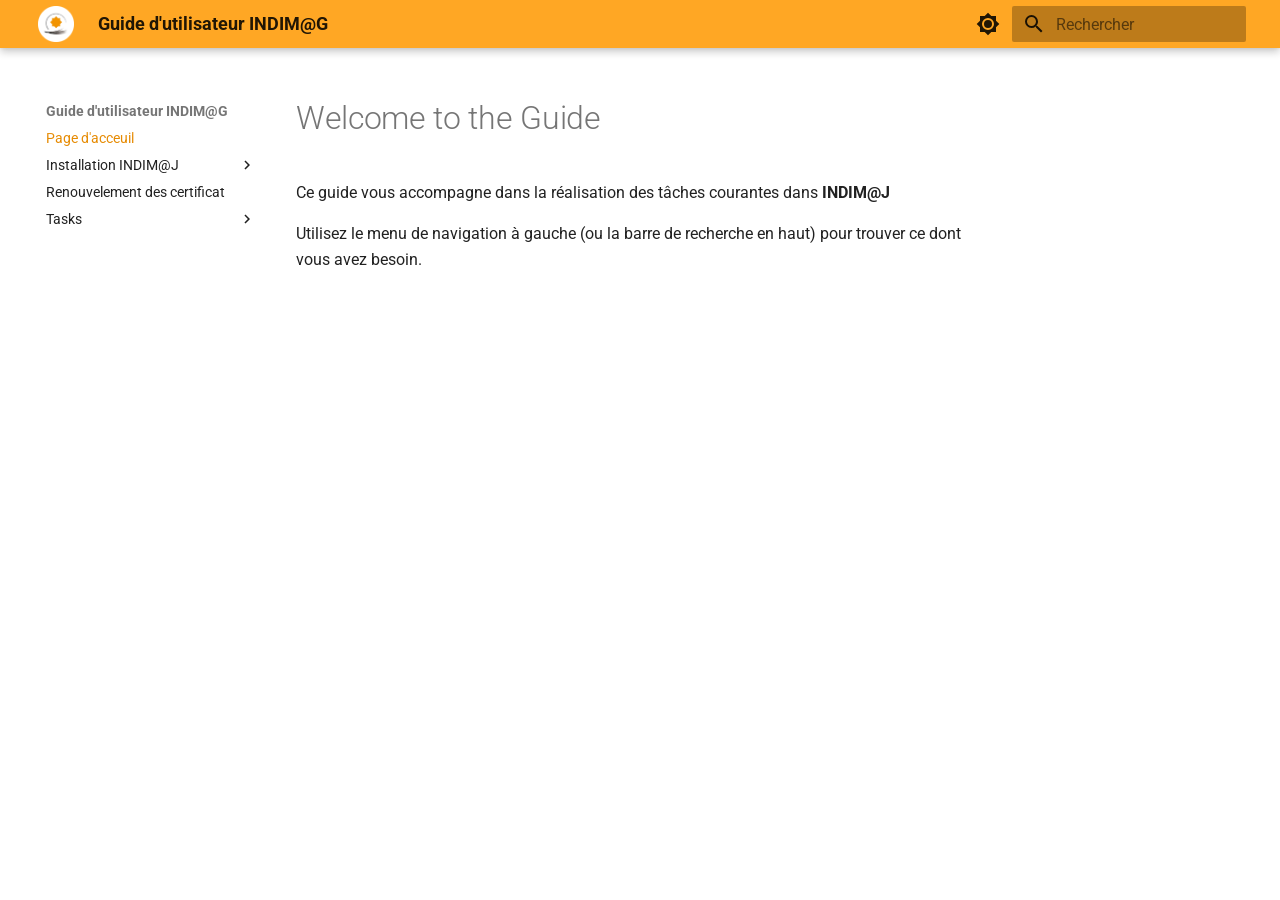
<file: index.html>
<!doctype html>
<html lang="fr" class="no-js">
  <head>
    
      <meta charset="utf-8">
      <meta name="viewport" content="width=device-width,initial-scale=1">
      
        <meta name="description" content="Step-by-step guide">
      
      
      
      
      
        <link rel="next" href="installation/">
      
      
      <link rel="icon" href="assets/images/favicon.png">
      <meta name="generator" content="mkdocs-1.6.1, mkdocs-material-9.5.50">
    
    
      
        <title>Guide d'utilisateur INDIM@G</title>
      
    
    
      <link rel="stylesheet" href="assets/stylesheets/main.a40c8224.min.css">
      
        
        <link rel="stylesheet" href="assets/stylesheets/palette.06af60db.min.css">
      
      


    
    
      
    
    
      
        
        
        <link rel="preconnect" href="https://fonts.gstatic.com" crossorigin>
        <link rel="stylesheet" href="https://fonts.googleapis.com/css?family=Roboto:300,300i,400,400i,700,700i%7CRoboto+Mono:400,400i,700,700i&display=fallback">
        <style>:root{--md-text-font:"Roboto";--md-code-font:"Roboto Mono"}</style>
      
    
    
      <link rel="stylesheet" href="assets/extra.css">
    
    <script>__md_scope=new URL(".",location),__md_hash=e=>[...e].reduce(((e,_)=>(e<<5)-e+_.charCodeAt(0)),0),__md_get=(e,_=localStorage,t=__md_scope)=>JSON.parse(_.getItem(t.pathname+"."+e)),__md_set=(e,_,t=localStorage,a=__md_scope)=>{try{t.setItem(a.pathname+"."+e,JSON.stringify(_))}catch(e){}}</script>
    
      

    
    
    
   <link href="assets/stylesheets/glightbox.min.css" rel="stylesheet"/><style>
    html.glightbox-open { overflow: initial; height: 100%; }
    .gslide-title { margin-top: 0px; user-select: text; }
    .gslide-desc { color: #666; user-select: text; }
    .gslide-image img { background: white; }
    .gscrollbar-fixer { padding-right: 15px; }
    .gdesc-inner { font-size: 0.75rem; }
    body[data-md-color-scheme="slate"] .gdesc-inner { background: var(--md-default-bg-color);}
    body[data-md-color-scheme="slate"] .gslide-title { color: var(--md-default-fg-color);}
    body[data-md-color-scheme="slate"] .gslide-desc { color: var(--md-default-fg-color);}</style> <script src="assets/javascripts/glightbox.min.js"></script></head>
  
  
    
    
      
    
    
    
    
    <body dir="ltr" data-md-color-scheme="default" data-md-color-primary="orange" data-md-color-accent="deep-orange">
  
    
    <input class="md-toggle" data-md-toggle="drawer" type="checkbox" id="__drawer" autocomplete="off">
    <input class="md-toggle" data-md-toggle="search" type="checkbox" id="__search" autocomplete="off">
    <label class="md-overlay" for="__drawer"></label>
    <div data-md-component="skip">
      
        
        <a href="#welcome-to-the-guide" class="md-skip">
          Aller au contenu
        </a>
      
    </div>
    <div data-md-component="announce">
      
    </div>
    
    
      

  

<header class="md-header md-header--shadow" data-md-component="header">
  <nav class="md-header__inner md-grid" aria-label="En-tête">
    <a href="." title="Guide d&#39;utilisateur INDIM@G" class="md-header__button md-logo" aria-label="Guide d'utilisateur INDIM@G" data-md-component="logo">
      
  <img src="assets/images/logo.png" alt="logo">

    </a>
    <label class="md-header__button md-icon" for="__drawer">
      
      <svg xmlns="http://www.w3.org/2000/svg" viewBox="0 0 24 24"><path d="M3 6h18v2H3zm0 5h18v2H3zm0 5h18v2H3z"/></svg>
    </label>
    <div class="md-header__title" data-md-component="header-title">
      <div class="md-header__ellipsis">
        <div class="md-header__topic">
          <span class="md-ellipsis">
            Guide d'utilisateur INDIM@G
          </span>
        </div>
        <div class="md-header__topic" data-md-component="header-topic">
          <span class="md-ellipsis">
            
              Page d'acceuil
            
          </span>
        </div>
      </div>
    </div>
    
      
        <form class="md-header__option" data-md-component="palette">
  
    
    
    
    <input class="md-option" data-md-color-media="" data-md-color-scheme="default" data-md-color-primary="orange" data-md-color-accent="deep-orange"  aria-label="Dark mode"  type="radio" name="__palette" id="__palette_0">
    
      <label class="md-header__button md-icon" title="Dark mode" for="__palette_1" hidden>
        <svg xmlns="http://www.w3.org/2000/svg" viewBox="0 0 24 24"><path d="M12 8a4 4 0 0 0-4 4 4 4 0 0 0 4 4 4 4 0 0 0 4-4 4 4 0 0 0-4-4m0 10a6 6 0 0 1-6-6 6 6 0 0 1 6-6 6 6 0 0 1 6 6 6 6 0 0 1-6 6m8-9.31V4h-4.69L12 .69 8.69 4H4v4.69L.69 12 4 15.31V20h4.69L12 23.31 15.31 20H20v-4.69L23.31 12z"/></svg>
      </label>
    
  
    
    
    
    <input class="md-option" data-md-color-media="" data-md-color-scheme="slate" data-md-color-primary="orange" data-md-color-accent="deep-orange"  aria-label="Light mode"  type="radio" name="__palette" id="__palette_1">
    
      <label class="md-header__button md-icon" title="Light mode" for="__palette_0" hidden>
        <svg xmlns="http://www.w3.org/2000/svg" viewBox="0 0 24 24"><path d="M12 18c-.89 0-1.74-.2-2.5-.55C11.56 16.5 13 14.42 13 12s-1.44-4.5-3.5-5.45C10.26 6.2 11.11 6 12 6a6 6 0 0 1 6 6 6 6 0 0 1-6 6m8-9.31V4h-4.69L12 .69 8.69 4H4v4.69L.69 12 4 15.31V20h4.69L12 23.31 15.31 20H20v-4.69L23.31 12z"/></svg>
      </label>
    
  
</form>
      
    
    
      <script>var palette=__md_get("__palette");if(palette&&palette.color){if("(prefers-color-scheme)"===palette.color.media){var media=matchMedia("(prefers-color-scheme: light)"),input=document.querySelector(media.matches?"[data-md-color-media='(prefers-color-scheme: light)']":"[data-md-color-media='(prefers-color-scheme: dark)']");palette.color.media=input.getAttribute("data-md-color-media"),palette.color.scheme=input.getAttribute("data-md-color-scheme"),palette.color.primary=input.getAttribute("data-md-color-primary"),palette.color.accent=input.getAttribute("data-md-color-accent")}for(var[key,value]of Object.entries(palette.color))document.body.setAttribute("data-md-color-"+key,value)}</script>
    
    
    
      <label class="md-header__button md-icon" for="__search">
        
        <svg xmlns="http://www.w3.org/2000/svg" viewBox="0 0 24 24"><path d="M9.5 3A6.5 6.5 0 0 1 16 9.5c0 1.61-.59 3.09-1.56 4.23l.27.27h.79l5 5-1.5 1.5-5-5v-.79l-.27-.27A6.52 6.52 0 0 1 9.5 16 6.5 6.5 0 0 1 3 9.5 6.5 6.5 0 0 1 9.5 3m0 2C7 5 5 7 5 9.5S7 14 9.5 14 14 12 14 9.5 12 5 9.5 5"/></svg>
      </label>
      <div class="md-search" data-md-component="search" role="dialog">
  <label class="md-search__overlay" for="__search"></label>
  <div class="md-search__inner" role="search">
    <form class="md-search__form" name="search">
      <input type="text" class="md-search__input" name="query" aria-label="Rechercher" placeholder="Rechercher" autocapitalize="off" autocorrect="off" autocomplete="off" spellcheck="false" data-md-component="search-query" required>
      <label class="md-search__icon md-icon" for="__search">
        
        <svg xmlns="http://www.w3.org/2000/svg" viewBox="0 0 24 24"><path d="M9.5 3A6.5 6.5 0 0 1 16 9.5c0 1.61-.59 3.09-1.56 4.23l.27.27h.79l5 5-1.5 1.5-5-5v-.79l-.27-.27A6.52 6.52 0 0 1 9.5 16 6.5 6.5 0 0 1 3 9.5 6.5 6.5 0 0 1 9.5 3m0 2C7 5 5 7 5 9.5S7 14 9.5 14 14 12 14 9.5 12 5 9.5 5"/></svg>
        
        <svg xmlns="http://www.w3.org/2000/svg" viewBox="0 0 24 24"><path d="M20 11v2H8l5.5 5.5-1.42 1.42L4.16 12l7.92-7.92L13.5 5.5 8 11z"/></svg>
      </label>
      <nav class="md-search__options" aria-label="Recherche">
        
        <button type="reset" class="md-search__icon md-icon" title="Effacer" aria-label="Effacer" tabindex="-1">
          
          <svg xmlns="http://www.w3.org/2000/svg" viewBox="0 0 24 24"><path d="M19 6.41 17.59 5 12 10.59 6.41 5 5 6.41 10.59 12 5 17.59 6.41 19 12 13.41 17.59 19 19 17.59 13.41 12z"/></svg>
        </button>
      </nav>
      
    </form>
    <div class="md-search__output">
      <div class="md-search__scrollwrap" tabindex="0" data-md-scrollfix>
        <div class="md-search-result" data-md-component="search-result">
          <div class="md-search-result__meta">
            Initialisation de la recherche
          </div>
          <ol class="md-search-result__list" role="presentation"></ol>
        </div>
      </div>
    </div>
  </div>
</div>
    
    
  </nav>
  
</header>
    
    <div class="md-container" data-md-component="container">
      
      
        
          
        
      
      <main class="md-main" data-md-component="main">
        <div class="md-main__inner md-grid">
          
            
              
              <div class="md-sidebar md-sidebar--primary" data-md-component="sidebar" data-md-type="navigation" >
                <div class="md-sidebar__scrollwrap">
                  <div class="md-sidebar__inner">
                    



<nav class="md-nav md-nav--primary" aria-label="Navigation" data-md-level="0">
  <label class="md-nav__title" for="__drawer">
    <a href="." title="Guide d&#39;utilisateur INDIM@G" class="md-nav__button md-logo" aria-label="Guide d'utilisateur INDIM@G" data-md-component="logo">
      
  <img src="assets/images/logo.png" alt="logo">

    </a>
    Guide d'utilisateur INDIM@G
  </label>
  
  <ul class="md-nav__list" data-md-scrollfix>
    
      
      
  
  
    
  
  
  
    <li class="md-nav__item md-nav__item--active">
      
      <input class="md-nav__toggle md-toggle" type="checkbox" id="__toc">
      
      
        
      
      
      <a href="." class="md-nav__link md-nav__link--active">
        
  
  <span class="md-ellipsis">
    Page d'acceuil
  </span>
  

      </a>
      
    </li>
  

    
      
      
  
  
  
  
    
    
    
    
    <li class="md-nav__item md-nav__item--nested">
      
        
        
        <input class="md-nav__toggle md-toggle " type="checkbox" id="__nav_2" >
        
          
          <label class="md-nav__link" for="__nav_2" id="__nav_2_label" tabindex="0">
            
  
  <span class="md-ellipsis">
    Installation INDIM@J
  </span>
  

            <span class="md-nav__icon md-icon"></span>
          </label>
        
        <nav class="md-nav" data-md-level="1" aria-labelledby="__nav_2_label" aria-expanded="false">
          <label class="md-nav__title" for="__nav_2">
            <span class="md-nav__icon md-icon"></span>
            Installation INDIM@J
          </label>
          <ul class="md-nav__list" data-md-scrollfix>
            
              
                
  
  
  
  
    <li class="md-nav__item">
      <a href="installation/" class="md-nav__link">
        
  
  <span class="md-ellipsis">
    Introduction
  </span>
  

      </a>
    </li>
  

              
            
              
                
  
  
  
  
    <li class="md-nav__item">
      <a href="installation/installation%20Firefox/" class="md-nav__link">
        
  
  <span class="md-ellipsis">
    Installation de Firefox
  </span>
  

      </a>
    </li>
  

              
            
              
                
  
  
  
  
    <li class="md-nav__item">
      <a href="installation/installation%20Java/" class="md-nav__link">
        
  
  <span class="md-ellipsis">
    Installation de Java
  </span>
  

      </a>
    </li>
  

              
            
              
                
  
  
  
  
    <li class="md-nav__item">
      <a href="installation/activation%20des%20Popup/" class="md-nav__link">
        
  
  <span class="md-ellipsis">
    Activation des Popup et exceptions
  </span>
  

      </a>
    </li>
  

              
            
              
                
  
  
  
  
    <li class="md-nav__item">
      <a href="installation/resolution%20de%20problemes/" class="md-nav__link">
        
  
  <span class="md-ellipsis">
    Résolution de problèmes
  </span>
  

      </a>
    </li>
  

              
            
          </ul>
        </nav>
      
    </li>
  

    
      
      
  
  
  
  
    <li class="md-nav__item">
      <a href="renouvelement%20certificat/" class="md-nav__link">
        
  
  <span class="md-ellipsis">
    Renouvelement des certificat
  </span>
  

      </a>
    </li>
  

    
      
      
  
  
  
  
    
    
    
    
    <li class="md-nav__item md-nav__item--nested">
      
        
        
        <input class="md-nav__toggle md-toggle " type="checkbox" id="__nav_4" >
        
          
          <label class="md-nav__link" for="__nav_4" id="__nav_4_label" tabindex="0">
            
  
  <span class="md-ellipsis">
    Tasks
  </span>
  

            <span class="md-nav__icon md-icon"></span>
          </label>
        
        <nav class="md-nav" data-md-level="1" aria-labelledby="__nav_4_label" aria-expanded="false">
          <label class="md-nav__title" for="__nav_4">
            <span class="md-nav__icon md-icon"></span>
            Tasks
          </label>
          <ul class="md-nav__list" data-md-scrollfix>
            
              
                
  
  
  
  
    <li class="md-nav__item">
      <a href="tasks/example-task/" class="md-nav__link">
        
  
  <span class="md-ellipsis">
    Example Task
  </span>
  

      </a>
    </li>
  

              
            
          </ul>
        </nav>
      
    </li>
  

    
  </ul>
</nav>
                  </div>
                </div>
              </div>
            
            
              
              <div class="md-sidebar md-sidebar--secondary" data-md-component="sidebar" data-md-type="toc" >
                <div class="md-sidebar__scrollwrap">
                  <div class="md-sidebar__inner">
                    

<nav class="md-nav md-nav--secondary" aria-label="Table des matières">
  
  
  
    
  
  
</nav>
                  </div>
                </div>
              </div>
            
          
          
            <div class="md-content" data-md-component="content">
              <article class="md-content__inner md-typeset">
                
                  

  
  


<h1 id="welcome-to-the-guide">Welcome to the Guide</h1>
<p>Ce guide vous accompagne dans la réalisation des tâches courantes dans <strong>INDIM@J</strong> </p>
<p>Utilisez le menu de navigation à gauche (ou la barre de recherche en haut) pour trouver ce dont vous avez besoin.</p>












                
              </article>
            </div>
          
          
<script>var target=document.getElementById(location.hash.slice(1));target&&target.name&&(target.checked=target.name.startsWith("__tabbed_"))</script>
        </div>
        
          <button type="button" class="md-top md-icon" data-md-component="top" hidden>
  
  <svg xmlns="http://www.w3.org/2000/svg" viewBox="0 0 24 24"><path d="M13 20h-2V8l-5.5 5.5-1.42-1.42L12 4.16l7.92 7.92-1.42 1.42L13 8z"/></svg>
  Retour en haut de la page
</button>
        
      </main>
      
        <footer class="md-footer">
  
  <div class="md-footer-meta md-typeset">
    <div class="md-footer-meta__inner md-grid">
      <div class="md-copyright">
  
  
    Made with
    <a href="https://squidfunk.github.io/mkdocs-material/" target="_blank" rel="noopener">
      Material for MkDocs
    </a>
  
</div>
      
    </div>
  </div>
</footer>
      
    </div>
    <div class="md-dialog" data-md-component="dialog">
      <div class="md-dialog__inner md-typeset"></div>
    </div>
    
      <div class="md-progress" data-md-component="progress" role="progressbar"></div>
    
    
    <script id="__config" type="application/json">{"base": ".", "features": ["content.code.copy", "navigation.top", "search.highlight", "navigation.instant", "navigation.instant.progress"], "search": "assets/javascripts/workers/search.f8cc74c7.min.js", "translations": {"clipboard.copied": "Copi\u00e9 dans le presse-papier", "clipboard.copy": "Copier dans le presse-papier", "search.result.more.one": "1 de plus sur cette page", "search.result.more.other": "# de plus sur cette page", "search.result.none": "Aucun document trouv\u00e9", "search.result.one": "1 document trouv\u00e9", "search.result.other": "# documents trouv\u00e9s", "search.result.placeholder": "Taper pour d\u00e9marrer la recherche", "search.result.term.missing": "Non trouv\u00e9", "select.version": "S\u00e9lectionner la version"}}</script>
    
    
      <script src="assets/javascripts/bundle.60a45f97.min.js"></script>
      
    
  <script id="init-glightbox">const lightbox = GLightbox({"touchNavigation": true, "loop": false, "zoomable": true, "draggable": true, "openEffect": "zoom", "closeEffect": "zoom", "slideEffect": "slide"});
document$.subscribe(() => { lightbox.reload() });
</script></body>
</html>
</file>
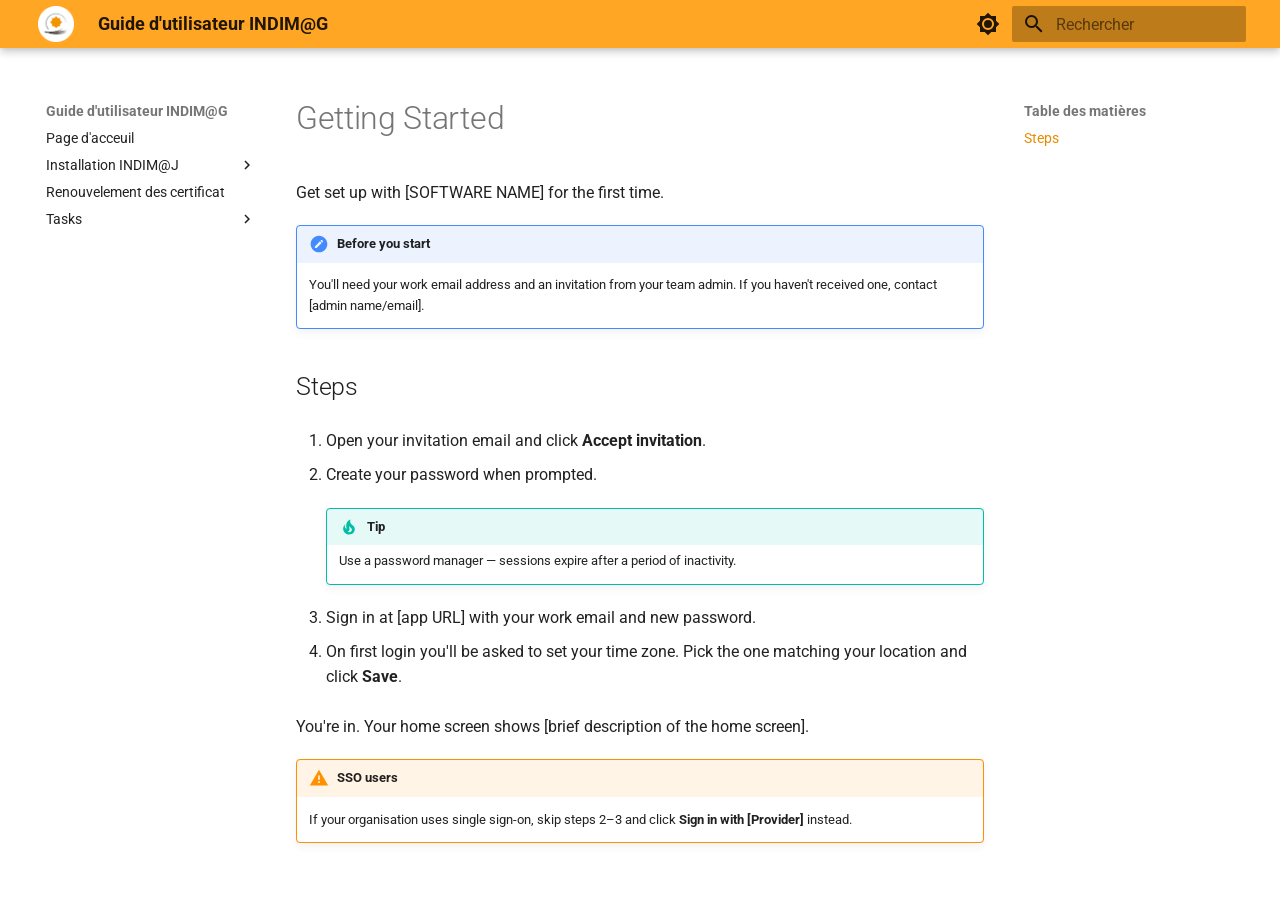
<file: getting-started/index.html>
<!doctype html>
<html lang="fr" class="no-js">
  <head>
    
      <meta charset="utf-8">
      <meta name="viewport" content="width=device-width,initial-scale=1">
      
        <meta name="description" content="Step-by-step guide">
      
      
      
      
      
      
      <link rel="icon" href="../assets/images/favicon.png">
      <meta name="generator" content="mkdocs-1.6.1, mkdocs-material-9.5.50">
    
    
      
        <title>Getting Started - Guide d'utilisateur INDIM@G</title>
      
    
    
      <link rel="stylesheet" href="../assets/stylesheets/main.a40c8224.min.css">
      
        
        <link rel="stylesheet" href="../assets/stylesheets/palette.06af60db.min.css">
      
      


    
    
      
    
    
      
        
        
        <link rel="preconnect" href="https://fonts.gstatic.com" crossorigin>
        <link rel="stylesheet" href="https://fonts.googleapis.com/css?family=Roboto:300,300i,400,400i,700,700i%7CRoboto+Mono:400,400i,700,700i&display=fallback">
        <style>:root{--md-text-font:"Roboto";--md-code-font:"Roboto Mono"}</style>
      
    
    
      <link rel="stylesheet" href="../assets/extra.css">
    
    <script>__md_scope=new URL("..",location),__md_hash=e=>[...e].reduce(((e,_)=>(e<<5)-e+_.charCodeAt(0)),0),__md_get=(e,_=localStorage,t=__md_scope)=>JSON.parse(_.getItem(t.pathname+"."+e)),__md_set=(e,_,t=localStorage,a=__md_scope)=>{try{t.setItem(a.pathname+"."+e,JSON.stringify(_))}catch(e){}}</script>
    
      

    
    
    
   <link href="../assets/stylesheets/glightbox.min.css" rel="stylesheet"/><style>
    html.glightbox-open { overflow: initial; height: 100%; }
    .gslide-title { margin-top: 0px; user-select: text; }
    .gslide-desc { color: #666; user-select: text; }
    .gslide-image img { background: white; }
    .gscrollbar-fixer { padding-right: 15px; }
    .gdesc-inner { font-size: 0.75rem; }
    body[data-md-color-scheme="slate"] .gdesc-inner { background: var(--md-default-bg-color);}
    body[data-md-color-scheme="slate"] .gslide-title { color: var(--md-default-fg-color);}
    body[data-md-color-scheme="slate"] .gslide-desc { color: var(--md-default-fg-color);}</style> <script src="../assets/javascripts/glightbox.min.js"></script></head>
  
  
    
    
      
    
    
    
    
    <body dir="ltr" data-md-color-scheme="default" data-md-color-primary="orange" data-md-color-accent="deep-orange">
  
    
    <input class="md-toggle" data-md-toggle="drawer" type="checkbox" id="__drawer" autocomplete="off">
    <input class="md-toggle" data-md-toggle="search" type="checkbox" id="__search" autocomplete="off">
    <label class="md-overlay" for="__drawer"></label>
    <div data-md-component="skip">
      
        
        <a href="#getting-started" class="md-skip">
          Aller au contenu
        </a>
      
    </div>
    <div data-md-component="announce">
      
    </div>
    
    
      

  

<header class="md-header md-header--shadow" data-md-component="header">
  <nav class="md-header__inner md-grid" aria-label="En-tête">
    <a href=".." title="Guide d&#39;utilisateur INDIM@G" class="md-header__button md-logo" aria-label="Guide d'utilisateur INDIM@G" data-md-component="logo">
      
  <img src="../assets/images/logo.png" alt="logo">

    </a>
    <label class="md-header__button md-icon" for="__drawer">
      
      <svg xmlns="http://www.w3.org/2000/svg" viewBox="0 0 24 24"><path d="M3 6h18v2H3zm0 5h18v2H3zm0 5h18v2H3z"/></svg>
    </label>
    <div class="md-header__title" data-md-component="header-title">
      <div class="md-header__ellipsis">
        <div class="md-header__topic">
          <span class="md-ellipsis">
            Guide d'utilisateur INDIM@G
          </span>
        </div>
        <div class="md-header__topic" data-md-component="header-topic">
          <span class="md-ellipsis">
            
              Getting Started
            
          </span>
        </div>
      </div>
    </div>
    
      
        <form class="md-header__option" data-md-component="palette">
  
    
    
    
    <input class="md-option" data-md-color-media="" data-md-color-scheme="default" data-md-color-primary="orange" data-md-color-accent="deep-orange"  aria-label="Dark mode"  type="radio" name="__palette" id="__palette_0">
    
      <label class="md-header__button md-icon" title="Dark mode" for="__palette_1" hidden>
        <svg xmlns="http://www.w3.org/2000/svg" viewBox="0 0 24 24"><path d="M12 8a4 4 0 0 0-4 4 4 4 0 0 0 4 4 4 4 0 0 0 4-4 4 4 0 0 0-4-4m0 10a6 6 0 0 1-6-6 6 6 0 0 1 6-6 6 6 0 0 1 6 6 6 6 0 0 1-6 6m8-9.31V4h-4.69L12 .69 8.69 4H4v4.69L.69 12 4 15.31V20h4.69L12 23.31 15.31 20H20v-4.69L23.31 12z"/></svg>
      </label>
    
  
    
    
    
    <input class="md-option" data-md-color-media="" data-md-color-scheme="slate" data-md-color-primary="orange" data-md-color-accent="deep-orange"  aria-label="Light mode"  type="radio" name="__palette" id="__palette_1">
    
      <label class="md-header__button md-icon" title="Light mode" for="__palette_0" hidden>
        <svg xmlns="http://www.w3.org/2000/svg" viewBox="0 0 24 24"><path d="M12 18c-.89 0-1.74-.2-2.5-.55C11.56 16.5 13 14.42 13 12s-1.44-4.5-3.5-5.45C10.26 6.2 11.11 6 12 6a6 6 0 0 1 6 6 6 6 0 0 1-6 6m8-9.31V4h-4.69L12 .69 8.69 4H4v4.69L.69 12 4 15.31V20h4.69L12 23.31 15.31 20H20v-4.69L23.31 12z"/></svg>
      </label>
    
  
</form>
      
    
    
      <script>var palette=__md_get("__palette");if(palette&&palette.color){if("(prefers-color-scheme)"===palette.color.media){var media=matchMedia("(prefers-color-scheme: light)"),input=document.querySelector(media.matches?"[data-md-color-media='(prefers-color-scheme: light)']":"[data-md-color-media='(prefers-color-scheme: dark)']");palette.color.media=input.getAttribute("data-md-color-media"),palette.color.scheme=input.getAttribute("data-md-color-scheme"),palette.color.primary=input.getAttribute("data-md-color-primary"),palette.color.accent=input.getAttribute("data-md-color-accent")}for(var[key,value]of Object.entries(palette.color))document.body.setAttribute("data-md-color-"+key,value)}</script>
    
    
    
      <label class="md-header__button md-icon" for="__search">
        
        <svg xmlns="http://www.w3.org/2000/svg" viewBox="0 0 24 24"><path d="M9.5 3A6.5 6.5 0 0 1 16 9.5c0 1.61-.59 3.09-1.56 4.23l.27.27h.79l5 5-1.5 1.5-5-5v-.79l-.27-.27A6.52 6.52 0 0 1 9.5 16 6.5 6.5 0 0 1 3 9.5 6.5 6.5 0 0 1 9.5 3m0 2C7 5 5 7 5 9.5S7 14 9.5 14 14 12 14 9.5 12 5 9.5 5"/></svg>
      </label>
      <div class="md-search" data-md-component="search" role="dialog">
  <label class="md-search__overlay" for="__search"></label>
  <div class="md-search__inner" role="search">
    <form class="md-search__form" name="search">
      <input type="text" class="md-search__input" name="query" aria-label="Rechercher" placeholder="Rechercher" autocapitalize="off" autocorrect="off" autocomplete="off" spellcheck="false" data-md-component="search-query" required>
      <label class="md-search__icon md-icon" for="__search">
        
        <svg xmlns="http://www.w3.org/2000/svg" viewBox="0 0 24 24"><path d="M9.5 3A6.5 6.5 0 0 1 16 9.5c0 1.61-.59 3.09-1.56 4.23l.27.27h.79l5 5-1.5 1.5-5-5v-.79l-.27-.27A6.52 6.52 0 0 1 9.5 16 6.5 6.5 0 0 1 3 9.5 6.5 6.5 0 0 1 9.5 3m0 2C7 5 5 7 5 9.5S7 14 9.5 14 14 12 14 9.5 12 5 9.5 5"/></svg>
        
        <svg xmlns="http://www.w3.org/2000/svg" viewBox="0 0 24 24"><path d="M20 11v2H8l5.5 5.5-1.42 1.42L4.16 12l7.92-7.92L13.5 5.5 8 11z"/></svg>
      </label>
      <nav class="md-search__options" aria-label="Recherche">
        
        <button type="reset" class="md-search__icon md-icon" title="Effacer" aria-label="Effacer" tabindex="-1">
          
          <svg xmlns="http://www.w3.org/2000/svg" viewBox="0 0 24 24"><path d="M19 6.41 17.59 5 12 10.59 6.41 5 5 6.41 10.59 12 5 17.59 6.41 19 12 13.41 17.59 19 19 17.59 13.41 12z"/></svg>
        </button>
      </nav>
      
    </form>
    <div class="md-search__output">
      <div class="md-search__scrollwrap" tabindex="0" data-md-scrollfix>
        <div class="md-search-result" data-md-component="search-result">
          <div class="md-search-result__meta">
            Initialisation de la recherche
          </div>
          <ol class="md-search-result__list" role="presentation"></ol>
        </div>
      </div>
    </div>
  </div>
</div>
    
    
  </nav>
  
</header>
    
    <div class="md-container" data-md-component="container">
      
      
        
          
        
      
      <main class="md-main" data-md-component="main">
        <div class="md-main__inner md-grid">
          
            
              
              <div class="md-sidebar md-sidebar--primary" data-md-component="sidebar" data-md-type="navigation" >
                <div class="md-sidebar__scrollwrap">
                  <div class="md-sidebar__inner">
                    



<nav class="md-nav md-nav--primary" aria-label="Navigation" data-md-level="0">
  <label class="md-nav__title" for="__drawer">
    <a href=".." title="Guide d&#39;utilisateur INDIM@G" class="md-nav__button md-logo" aria-label="Guide d'utilisateur INDIM@G" data-md-component="logo">
      
  <img src="../assets/images/logo.png" alt="logo">

    </a>
    Guide d'utilisateur INDIM@G
  </label>
  
  <ul class="md-nav__list" data-md-scrollfix>
    
      
      
  
  
  
  
    <li class="md-nav__item">
      <a href=".." class="md-nav__link">
        
  
  <span class="md-ellipsis">
    Page d'acceuil
  </span>
  

      </a>
    </li>
  

    
      
      
  
  
  
  
    
    
    
    
    <li class="md-nav__item md-nav__item--nested">
      
        
        
        <input class="md-nav__toggle md-toggle " type="checkbox" id="__nav_2" >
        
          
          <label class="md-nav__link" for="__nav_2" id="__nav_2_label" tabindex="0">
            
  
  <span class="md-ellipsis">
    Installation INDIM@J
  </span>
  

            <span class="md-nav__icon md-icon"></span>
          </label>
        
        <nav class="md-nav" data-md-level="1" aria-labelledby="__nav_2_label" aria-expanded="false">
          <label class="md-nav__title" for="__nav_2">
            <span class="md-nav__icon md-icon"></span>
            Installation INDIM@J
          </label>
          <ul class="md-nav__list" data-md-scrollfix>
            
              
                
  
  
  
  
    <li class="md-nav__item">
      <a href="../installation/" class="md-nav__link">
        
  
  <span class="md-ellipsis">
    Introduction
  </span>
  

      </a>
    </li>
  

              
            
              
                
  
  
  
  
    <li class="md-nav__item">
      <a href="../installation/installation%20Firefox/" class="md-nav__link">
        
  
  <span class="md-ellipsis">
    Installation de Firefox
  </span>
  

      </a>
    </li>
  

              
            
              
                
  
  
  
  
    <li class="md-nav__item">
      <a href="../installation/installation%20Java/" class="md-nav__link">
        
  
  <span class="md-ellipsis">
    Installation de Java
  </span>
  

      </a>
    </li>
  

              
            
              
                
  
  
  
  
    <li class="md-nav__item">
      <a href="../installation/activation%20des%20Popup/" class="md-nav__link">
        
  
  <span class="md-ellipsis">
    Activation des Popup et exceptions
  </span>
  

      </a>
    </li>
  

              
            
              
                
  
  
  
  
    <li class="md-nav__item">
      <a href="../installation/resolution%20de%20problemes/" class="md-nav__link">
        
  
  <span class="md-ellipsis">
    Résolution de problèmes
  </span>
  

      </a>
    </li>
  

              
            
          </ul>
        </nav>
      
    </li>
  

    
      
      
  
  
  
  
    <li class="md-nav__item">
      <a href="../renouvelement%20certificat/" class="md-nav__link">
        
  
  <span class="md-ellipsis">
    Renouvelement des certificat
  </span>
  

      </a>
    </li>
  

    
      
      
  
  
  
  
    
    
    
    
    <li class="md-nav__item md-nav__item--nested">
      
        
        
        <input class="md-nav__toggle md-toggle " type="checkbox" id="__nav_4" >
        
          
          <label class="md-nav__link" for="__nav_4" id="__nav_4_label" tabindex="0">
            
  
  <span class="md-ellipsis">
    Tasks
  </span>
  

            <span class="md-nav__icon md-icon"></span>
          </label>
        
        <nav class="md-nav" data-md-level="1" aria-labelledby="__nav_4_label" aria-expanded="false">
          <label class="md-nav__title" for="__nav_4">
            <span class="md-nav__icon md-icon"></span>
            Tasks
          </label>
          <ul class="md-nav__list" data-md-scrollfix>
            
              
                
  
  
  
  
    <li class="md-nav__item">
      <a href="../tasks/example-task/" class="md-nav__link">
        
  
  <span class="md-ellipsis">
    Example Task
  </span>
  

      </a>
    </li>
  

              
            
          </ul>
        </nav>
      
    </li>
  

    
  </ul>
</nav>
                  </div>
                </div>
              </div>
            
            
              
              <div class="md-sidebar md-sidebar--secondary" data-md-component="sidebar" data-md-type="toc" >
                <div class="md-sidebar__scrollwrap">
                  <div class="md-sidebar__inner">
                    

<nav class="md-nav md-nav--secondary" aria-label="Table des matières">
  
  
  
    
  
  
    <label class="md-nav__title" for="__toc">
      <span class="md-nav__icon md-icon"></span>
      Table des matières
    </label>
    <ul class="md-nav__list" data-md-component="toc" data-md-scrollfix>
      
        <li class="md-nav__item">
  <a href="#steps" class="md-nav__link">
    <span class="md-ellipsis">
      Steps
    </span>
  </a>
  
</li>
      
    </ul>
  
</nav>
                  </div>
                </div>
              </div>
            
          
          
            <div class="md-content" data-md-component="content">
              <article class="md-content__inner md-typeset">
                
                  

  
  


<h1 id="getting-started">Getting Started</h1>
<p>Get set up with [SOFTWARE NAME] for the first time.</p>
<div class="admonition note">
<p class="admonition-title">Before you start</p>
<p>You'll need your work email address and an invitation from your team admin. If you haven't received one, contact [admin name/email].</p>
</div>
<h2 id="steps">Steps</h2>
<ol>
<li>
<p>Open your invitation email and click <strong>Accept invitation</strong>.</p>
</li>
<li>
<p>Create your password when prompted.</p>
<div class="admonition tip">
<p class="admonition-title">Tip</p>
<p>Use a password manager — sessions expire after a period of inactivity.</p>
</div>
</li>
<li>
<p>Sign in at [app URL] with your work email and new password.</p>
</li>
<li>
<p>On first login you'll be asked to set your time zone. Pick the one matching your location and click <strong>Save</strong>.</p>
</li>
</ol>
<p>You're in. Your home screen shows [brief description of the home screen].</p>
<div class="admonition warning">
<p class="admonition-title">SSO users</p>
<p>If your organisation uses single sign-on, skip steps 2–3 and click <strong>Sign in with [Provider]</strong> instead.</p>
</div>












                
              </article>
            </div>
          
          
<script>var target=document.getElementById(location.hash.slice(1));target&&target.name&&(target.checked=target.name.startsWith("__tabbed_"))</script>
        </div>
        
          <button type="button" class="md-top md-icon" data-md-component="top" hidden>
  
  <svg xmlns="http://www.w3.org/2000/svg" viewBox="0 0 24 24"><path d="M13 20h-2V8l-5.5 5.5-1.42-1.42L12 4.16l7.92 7.92-1.42 1.42L13 8z"/></svg>
  Retour en haut de la page
</button>
        
      </main>
      
        <footer class="md-footer">
  
  <div class="md-footer-meta md-typeset">
    <div class="md-footer-meta__inner md-grid">
      <div class="md-copyright">
  
  
    Made with
    <a href="https://squidfunk.github.io/mkdocs-material/" target="_blank" rel="noopener">
      Material for MkDocs
    </a>
  
</div>
      
    </div>
  </div>
</footer>
      
    </div>
    <div class="md-dialog" data-md-component="dialog">
      <div class="md-dialog__inner md-typeset"></div>
    </div>
    
      <div class="md-progress" data-md-component="progress" role="progressbar"></div>
    
    
    <script id="__config" type="application/json">{"base": "..", "features": ["content.code.copy", "navigation.top", "search.highlight", "navigation.instant", "navigation.instant.progress"], "search": "../assets/javascripts/workers/search.f8cc74c7.min.js", "translations": {"clipboard.copied": "Copi\u00e9 dans le presse-papier", "clipboard.copy": "Copier dans le presse-papier", "search.result.more.one": "1 de plus sur cette page", "search.result.more.other": "# de plus sur cette page", "search.result.none": "Aucun document trouv\u00e9", "search.result.one": "1 document trouv\u00e9", "search.result.other": "# documents trouv\u00e9s", "search.result.placeholder": "Taper pour d\u00e9marrer la recherche", "search.result.term.missing": "Non trouv\u00e9", "select.version": "S\u00e9lectionner la version"}}</script>
    
    
      <script src="../assets/javascripts/bundle.60a45f97.min.js"></script>
      
    
  <script id="init-glightbox">const lightbox = GLightbox({"touchNavigation": true, "loop": false, "zoomable": true, "draggable": true, "openEffect": "zoom", "closeEffect": "zoom", "slideEffect": "slide"});
document$.subscribe(() => { lightbox.reload() });
</script></body>
</html>
</file>
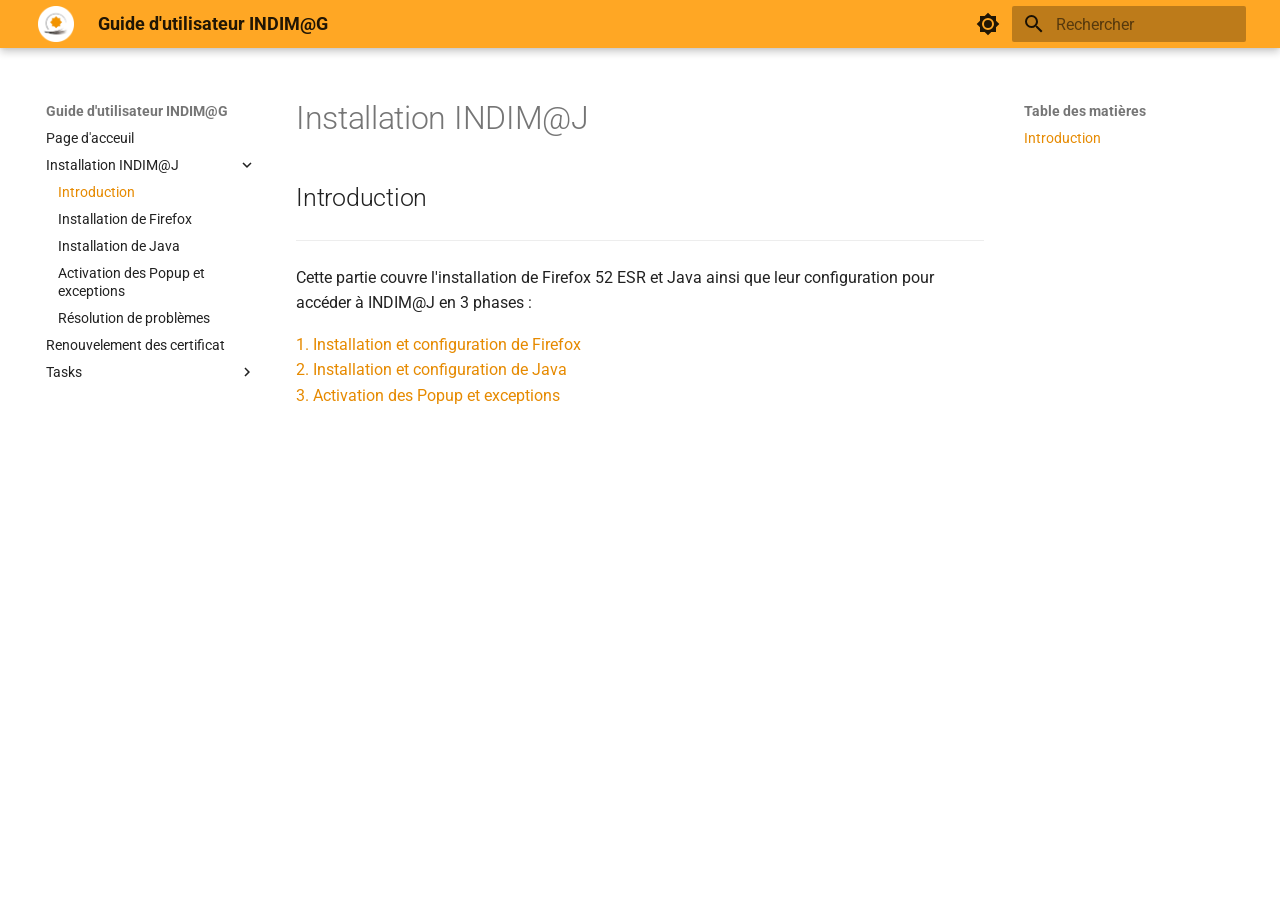
<file: installation/index.html>
<!doctype html>
<html lang="fr" class="no-js">
  <head>
    
      <meta charset="utf-8">
      <meta name="viewport" content="width=device-width,initial-scale=1">
      
        <meta name="description" content="Step-by-step guide">
      
      
      
      
        <link rel="prev" href="..">
      
      
        <link rel="next" href="installation%20Firefox/">
      
      
      <link rel="icon" href="../assets/images/favicon.png">
      <meta name="generator" content="mkdocs-1.6.1, mkdocs-material-9.5.50">
    
    
      
        <title>Introduction - Guide d'utilisateur INDIM@G</title>
      
    
    
      <link rel="stylesheet" href="../assets/stylesheets/main.a40c8224.min.css">
      
        
        <link rel="stylesheet" href="../assets/stylesheets/palette.06af60db.min.css">
      
      


    
    
      
    
    
      
        
        
        <link rel="preconnect" href="https://fonts.gstatic.com" crossorigin>
        <link rel="stylesheet" href="https://fonts.googleapis.com/css?family=Roboto:300,300i,400,400i,700,700i%7CRoboto+Mono:400,400i,700,700i&display=fallback">
        <style>:root{--md-text-font:"Roboto";--md-code-font:"Roboto Mono"}</style>
      
    
    
      <link rel="stylesheet" href="../assets/extra.css">
    
    <script>__md_scope=new URL("..",location),__md_hash=e=>[...e].reduce(((e,_)=>(e<<5)-e+_.charCodeAt(0)),0),__md_get=(e,_=localStorage,t=__md_scope)=>JSON.parse(_.getItem(t.pathname+"."+e)),__md_set=(e,_,t=localStorage,a=__md_scope)=>{try{t.setItem(a.pathname+"."+e,JSON.stringify(_))}catch(e){}}</script>
    
      

    
    
    
   <link href="../assets/stylesheets/glightbox.min.css" rel="stylesheet"/><style>
    html.glightbox-open { overflow: initial; height: 100%; }
    .gslide-title { margin-top: 0px; user-select: text; }
    .gslide-desc { color: #666; user-select: text; }
    .gslide-image img { background: white; }
    .gscrollbar-fixer { padding-right: 15px; }
    .gdesc-inner { font-size: 0.75rem; }
    body[data-md-color-scheme="slate"] .gdesc-inner { background: var(--md-default-bg-color);}
    body[data-md-color-scheme="slate"] .gslide-title { color: var(--md-default-fg-color);}
    body[data-md-color-scheme="slate"] .gslide-desc { color: var(--md-default-fg-color);}</style> <script src="../assets/javascripts/glightbox.min.js"></script></head>
  
  
    
    
      
    
    
    
    
    <body dir="ltr" data-md-color-scheme="default" data-md-color-primary="orange" data-md-color-accent="deep-orange">
  
    
    <input class="md-toggle" data-md-toggle="drawer" type="checkbox" id="__drawer" autocomplete="off">
    <input class="md-toggle" data-md-toggle="search" type="checkbox" id="__search" autocomplete="off">
    <label class="md-overlay" for="__drawer"></label>
    <div data-md-component="skip">
      
        
        <a href="#installation-indimj" class="md-skip">
          Aller au contenu
        </a>
      
    </div>
    <div data-md-component="announce">
      
    </div>
    
    
      

  

<header class="md-header md-header--shadow" data-md-component="header">
  <nav class="md-header__inner md-grid" aria-label="En-tête">
    <a href=".." title="Guide d&#39;utilisateur INDIM@G" class="md-header__button md-logo" aria-label="Guide d'utilisateur INDIM@G" data-md-component="logo">
      
  <img src="../assets/images/logo.png" alt="logo">

    </a>
    <label class="md-header__button md-icon" for="__drawer">
      
      <svg xmlns="http://www.w3.org/2000/svg" viewBox="0 0 24 24"><path d="M3 6h18v2H3zm0 5h18v2H3zm0 5h18v2H3z"/></svg>
    </label>
    <div class="md-header__title" data-md-component="header-title">
      <div class="md-header__ellipsis">
        <div class="md-header__topic">
          <span class="md-ellipsis">
            Guide d'utilisateur INDIM@G
          </span>
        </div>
        <div class="md-header__topic" data-md-component="header-topic">
          <span class="md-ellipsis">
            
              Introduction
            
          </span>
        </div>
      </div>
    </div>
    
      
        <form class="md-header__option" data-md-component="palette">
  
    
    
    
    <input class="md-option" data-md-color-media="" data-md-color-scheme="default" data-md-color-primary="orange" data-md-color-accent="deep-orange"  aria-label="Dark mode"  type="radio" name="__palette" id="__palette_0">
    
      <label class="md-header__button md-icon" title="Dark mode" for="__palette_1" hidden>
        <svg xmlns="http://www.w3.org/2000/svg" viewBox="0 0 24 24"><path d="M12 8a4 4 0 0 0-4 4 4 4 0 0 0 4 4 4 4 0 0 0 4-4 4 4 0 0 0-4-4m0 10a6 6 0 0 1-6-6 6 6 0 0 1 6-6 6 6 0 0 1 6 6 6 6 0 0 1-6 6m8-9.31V4h-4.69L12 .69 8.69 4H4v4.69L.69 12 4 15.31V20h4.69L12 23.31 15.31 20H20v-4.69L23.31 12z"/></svg>
      </label>
    
  
    
    
    
    <input class="md-option" data-md-color-media="" data-md-color-scheme="slate" data-md-color-primary="orange" data-md-color-accent="deep-orange"  aria-label="Light mode"  type="radio" name="__palette" id="__palette_1">
    
      <label class="md-header__button md-icon" title="Light mode" for="__palette_0" hidden>
        <svg xmlns="http://www.w3.org/2000/svg" viewBox="0 0 24 24"><path d="M12 18c-.89 0-1.74-.2-2.5-.55C11.56 16.5 13 14.42 13 12s-1.44-4.5-3.5-5.45C10.26 6.2 11.11 6 12 6a6 6 0 0 1 6 6 6 6 0 0 1-6 6m8-9.31V4h-4.69L12 .69 8.69 4H4v4.69L.69 12 4 15.31V20h4.69L12 23.31 15.31 20H20v-4.69L23.31 12z"/></svg>
      </label>
    
  
</form>
      
    
    
      <script>var palette=__md_get("__palette");if(palette&&palette.color){if("(prefers-color-scheme)"===palette.color.media){var media=matchMedia("(prefers-color-scheme: light)"),input=document.querySelector(media.matches?"[data-md-color-media='(prefers-color-scheme: light)']":"[data-md-color-media='(prefers-color-scheme: dark)']");palette.color.media=input.getAttribute("data-md-color-media"),palette.color.scheme=input.getAttribute("data-md-color-scheme"),palette.color.primary=input.getAttribute("data-md-color-primary"),palette.color.accent=input.getAttribute("data-md-color-accent")}for(var[key,value]of Object.entries(palette.color))document.body.setAttribute("data-md-color-"+key,value)}</script>
    
    
    
      <label class="md-header__button md-icon" for="__search">
        
        <svg xmlns="http://www.w3.org/2000/svg" viewBox="0 0 24 24"><path d="M9.5 3A6.5 6.5 0 0 1 16 9.5c0 1.61-.59 3.09-1.56 4.23l.27.27h.79l5 5-1.5 1.5-5-5v-.79l-.27-.27A6.52 6.52 0 0 1 9.5 16 6.5 6.5 0 0 1 3 9.5 6.5 6.5 0 0 1 9.5 3m0 2C7 5 5 7 5 9.5S7 14 9.5 14 14 12 14 9.5 12 5 9.5 5"/></svg>
      </label>
      <div class="md-search" data-md-component="search" role="dialog">
  <label class="md-search__overlay" for="__search"></label>
  <div class="md-search__inner" role="search">
    <form class="md-search__form" name="search">
      <input type="text" class="md-search__input" name="query" aria-label="Rechercher" placeholder="Rechercher" autocapitalize="off" autocorrect="off" autocomplete="off" spellcheck="false" data-md-component="search-query" required>
      <label class="md-search__icon md-icon" for="__search">
        
        <svg xmlns="http://www.w3.org/2000/svg" viewBox="0 0 24 24"><path d="M9.5 3A6.5 6.5 0 0 1 16 9.5c0 1.61-.59 3.09-1.56 4.23l.27.27h.79l5 5-1.5 1.5-5-5v-.79l-.27-.27A6.52 6.52 0 0 1 9.5 16 6.5 6.5 0 0 1 3 9.5 6.5 6.5 0 0 1 9.5 3m0 2C7 5 5 7 5 9.5S7 14 9.5 14 14 12 14 9.5 12 5 9.5 5"/></svg>
        
        <svg xmlns="http://www.w3.org/2000/svg" viewBox="0 0 24 24"><path d="M20 11v2H8l5.5 5.5-1.42 1.42L4.16 12l7.92-7.92L13.5 5.5 8 11z"/></svg>
      </label>
      <nav class="md-search__options" aria-label="Recherche">
        
        <button type="reset" class="md-search__icon md-icon" title="Effacer" aria-label="Effacer" tabindex="-1">
          
          <svg xmlns="http://www.w3.org/2000/svg" viewBox="0 0 24 24"><path d="M19 6.41 17.59 5 12 10.59 6.41 5 5 6.41 10.59 12 5 17.59 6.41 19 12 13.41 17.59 19 19 17.59 13.41 12z"/></svg>
        </button>
      </nav>
      
    </form>
    <div class="md-search__output">
      <div class="md-search__scrollwrap" tabindex="0" data-md-scrollfix>
        <div class="md-search-result" data-md-component="search-result">
          <div class="md-search-result__meta">
            Initialisation de la recherche
          </div>
          <ol class="md-search-result__list" role="presentation"></ol>
        </div>
      </div>
    </div>
  </div>
</div>
    
    
  </nav>
  
</header>
    
    <div class="md-container" data-md-component="container">
      
      
        
          
        
      
      <main class="md-main" data-md-component="main">
        <div class="md-main__inner md-grid">
          
            
              
              <div class="md-sidebar md-sidebar--primary" data-md-component="sidebar" data-md-type="navigation" >
                <div class="md-sidebar__scrollwrap">
                  <div class="md-sidebar__inner">
                    



<nav class="md-nav md-nav--primary" aria-label="Navigation" data-md-level="0">
  <label class="md-nav__title" for="__drawer">
    <a href=".." title="Guide d&#39;utilisateur INDIM@G" class="md-nav__button md-logo" aria-label="Guide d'utilisateur INDIM@G" data-md-component="logo">
      
  <img src="../assets/images/logo.png" alt="logo">

    </a>
    Guide d'utilisateur INDIM@G
  </label>
  
  <ul class="md-nav__list" data-md-scrollfix>
    
      
      
  
  
  
  
    <li class="md-nav__item">
      <a href=".." class="md-nav__link">
        
  
  <span class="md-ellipsis">
    Page d'acceuil
  </span>
  

      </a>
    </li>
  

    
      
      
  
  
    
  
  
  
    
    
    
    
    <li class="md-nav__item md-nav__item--active md-nav__item--nested">
      
        
        
        <input class="md-nav__toggle md-toggle " type="checkbox" id="__nav_2" checked>
        
          
          <label class="md-nav__link" for="__nav_2" id="__nav_2_label" tabindex="0">
            
  
  <span class="md-ellipsis">
    Installation INDIM@J
  </span>
  

            <span class="md-nav__icon md-icon"></span>
          </label>
        
        <nav class="md-nav" data-md-level="1" aria-labelledby="__nav_2_label" aria-expanded="true">
          <label class="md-nav__title" for="__nav_2">
            <span class="md-nav__icon md-icon"></span>
            Installation INDIM@J
          </label>
          <ul class="md-nav__list" data-md-scrollfix>
            
              
                
  
  
    
  
  
  
    <li class="md-nav__item md-nav__item--active">
      
      <input class="md-nav__toggle md-toggle" type="checkbox" id="__toc">
      
      
        
      
      
        <label class="md-nav__link md-nav__link--active" for="__toc">
          
  
  <span class="md-ellipsis">
    Introduction
  </span>
  

          <span class="md-nav__icon md-icon"></span>
        </label>
      
      <a href="./" class="md-nav__link md-nav__link--active">
        
  
  <span class="md-ellipsis">
    Introduction
  </span>
  

      </a>
      
        

<nav class="md-nav md-nav--secondary" aria-label="Table des matières">
  
  
  
    
  
  
    <label class="md-nav__title" for="__toc">
      <span class="md-nav__icon md-icon"></span>
      Table des matières
    </label>
    <ul class="md-nav__list" data-md-component="toc" data-md-scrollfix>
      
        <li class="md-nav__item">
  <a href="#introduction" class="md-nav__link">
    <span class="md-ellipsis">
      Introduction
    </span>
  </a>
  
</li>
      
    </ul>
  
</nav>
      
    </li>
  

              
            
              
                
  
  
  
  
    <li class="md-nav__item">
      <a href="installation%20Firefox/" class="md-nav__link">
        
  
  <span class="md-ellipsis">
    Installation de Firefox
  </span>
  

      </a>
    </li>
  

              
            
              
                
  
  
  
  
    <li class="md-nav__item">
      <a href="installation%20Java/" class="md-nav__link">
        
  
  <span class="md-ellipsis">
    Installation de Java
  </span>
  

      </a>
    </li>
  

              
            
              
                
  
  
  
  
    <li class="md-nav__item">
      <a href="activation%20des%20Popup/" class="md-nav__link">
        
  
  <span class="md-ellipsis">
    Activation des Popup et exceptions
  </span>
  

      </a>
    </li>
  

              
            
              
                
  
  
  
  
    <li class="md-nav__item">
      <a href="resolution%20de%20problemes/" class="md-nav__link">
        
  
  <span class="md-ellipsis">
    Résolution de problèmes
  </span>
  

      </a>
    </li>
  

              
            
          </ul>
        </nav>
      
    </li>
  

    
      
      
  
  
  
  
    <li class="md-nav__item">
      <a href="../renouvelement%20certificat/" class="md-nav__link">
        
  
  <span class="md-ellipsis">
    Renouvelement des certificat
  </span>
  

      </a>
    </li>
  

    
      
      
  
  
  
  
    
    
    
    
    <li class="md-nav__item md-nav__item--nested">
      
        
        
        <input class="md-nav__toggle md-toggle " type="checkbox" id="__nav_4" >
        
          
          <label class="md-nav__link" for="__nav_4" id="__nav_4_label" tabindex="0">
            
  
  <span class="md-ellipsis">
    Tasks
  </span>
  

            <span class="md-nav__icon md-icon"></span>
          </label>
        
        <nav class="md-nav" data-md-level="1" aria-labelledby="__nav_4_label" aria-expanded="false">
          <label class="md-nav__title" for="__nav_4">
            <span class="md-nav__icon md-icon"></span>
            Tasks
          </label>
          <ul class="md-nav__list" data-md-scrollfix>
            
              
                
  
  
  
  
    <li class="md-nav__item">
      <a href="../tasks/example-task/" class="md-nav__link">
        
  
  <span class="md-ellipsis">
    Example Task
  </span>
  

      </a>
    </li>
  

              
            
          </ul>
        </nav>
      
    </li>
  

    
  </ul>
</nav>
                  </div>
                </div>
              </div>
            
            
              
              <div class="md-sidebar md-sidebar--secondary" data-md-component="sidebar" data-md-type="toc" >
                <div class="md-sidebar__scrollwrap">
                  <div class="md-sidebar__inner">
                    

<nav class="md-nav md-nav--secondary" aria-label="Table des matières">
  
  
  
    
  
  
    <label class="md-nav__title" for="__toc">
      <span class="md-nav__icon md-icon"></span>
      Table des matières
    </label>
    <ul class="md-nav__list" data-md-component="toc" data-md-scrollfix>
      
        <li class="md-nav__item">
  <a href="#introduction" class="md-nav__link">
    <span class="md-ellipsis">
      Introduction
    </span>
  </a>
  
</li>
      
    </ul>
  
</nav>
                  </div>
                </div>
              </div>
            
          
          
            <div class="md-content" data-md-component="content">
              <article class="md-content__inner md-typeset">
                
                  

  
  


<h1 id="installation-indimj">Installation INDIM@J</h1>
<h2 id="introduction">Introduction</h2>
<hr />
<p>Cette partie couvre l'installation de Firefox 52 ESR et Java ainsi que leur configuration pour accéder à INDIM@J en 3 phases :</p>
<p><a href="installation%20Firefox/">1. Installation et configuration de Firefox</a><br />
<a href="installation%20Java/">2. Installation et configuration de Java</a><br />
<a href="activation%20des%20Popup/">3. Activation des Popup et exceptions</a>  </p>












                
              </article>
            </div>
          
          
<script>var target=document.getElementById(location.hash.slice(1));target&&target.name&&(target.checked=target.name.startsWith("__tabbed_"))</script>
        </div>
        
          <button type="button" class="md-top md-icon" data-md-component="top" hidden>
  
  <svg xmlns="http://www.w3.org/2000/svg" viewBox="0 0 24 24"><path d="M13 20h-2V8l-5.5 5.5-1.42-1.42L12 4.16l7.92 7.92-1.42 1.42L13 8z"/></svg>
  Retour en haut de la page
</button>
        
      </main>
      
        <footer class="md-footer">
  
  <div class="md-footer-meta md-typeset">
    <div class="md-footer-meta__inner md-grid">
      <div class="md-copyright">
  
  
    Made with
    <a href="https://squidfunk.github.io/mkdocs-material/" target="_blank" rel="noopener">
      Material for MkDocs
    </a>
  
</div>
      
    </div>
  </div>
</footer>
      
    </div>
    <div class="md-dialog" data-md-component="dialog">
      <div class="md-dialog__inner md-typeset"></div>
    </div>
    
      <div class="md-progress" data-md-component="progress" role="progressbar"></div>
    
    
    <script id="__config" type="application/json">{"base": "..", "features": ["content.code.copy", "navigation.top", "search.highlight", "navigation.instant", "navigation.instant.progress"], "search": "../assets/javascripts/workers/search.f8cc74c7.min.js", "translations": {"clipboard.copied": "Copi\u00e9 dans le presse-papier", "clipboard.copy": "Copier dans le presse-papier", "search.result.more.one": "1 de plus sur cette page", "search.result.more.other": "# de plus sur cette page", "search.result.none": "Aucun document trouv\u00e9", "search.result.one": "1 document trouv\u00e9", "search.result.other": "# documents trouv\u00e9s", "search.result.placeholder": "Taper pour d\u00e9marrer la recherche", "search.result.term.missing": "Non trouv\u00e9", "select.version": "S\u00e9lectionner la version"}}</script>
    
    
      <script src="../assets/javascripts/bundle.60a45f97.min.js"></script>
      
    
  <script id="init-glightbox">const lightbox = GLightbox({"touchNavigation": true, "loop": false, "zoomable": true, "draggable": true, "openEffect": "zoom", "closeEffect": "zoom", "slideEffect": "slide"});
document$.subscribe(() => { lightbox.reload() });
</script></body>
</html>
</file>
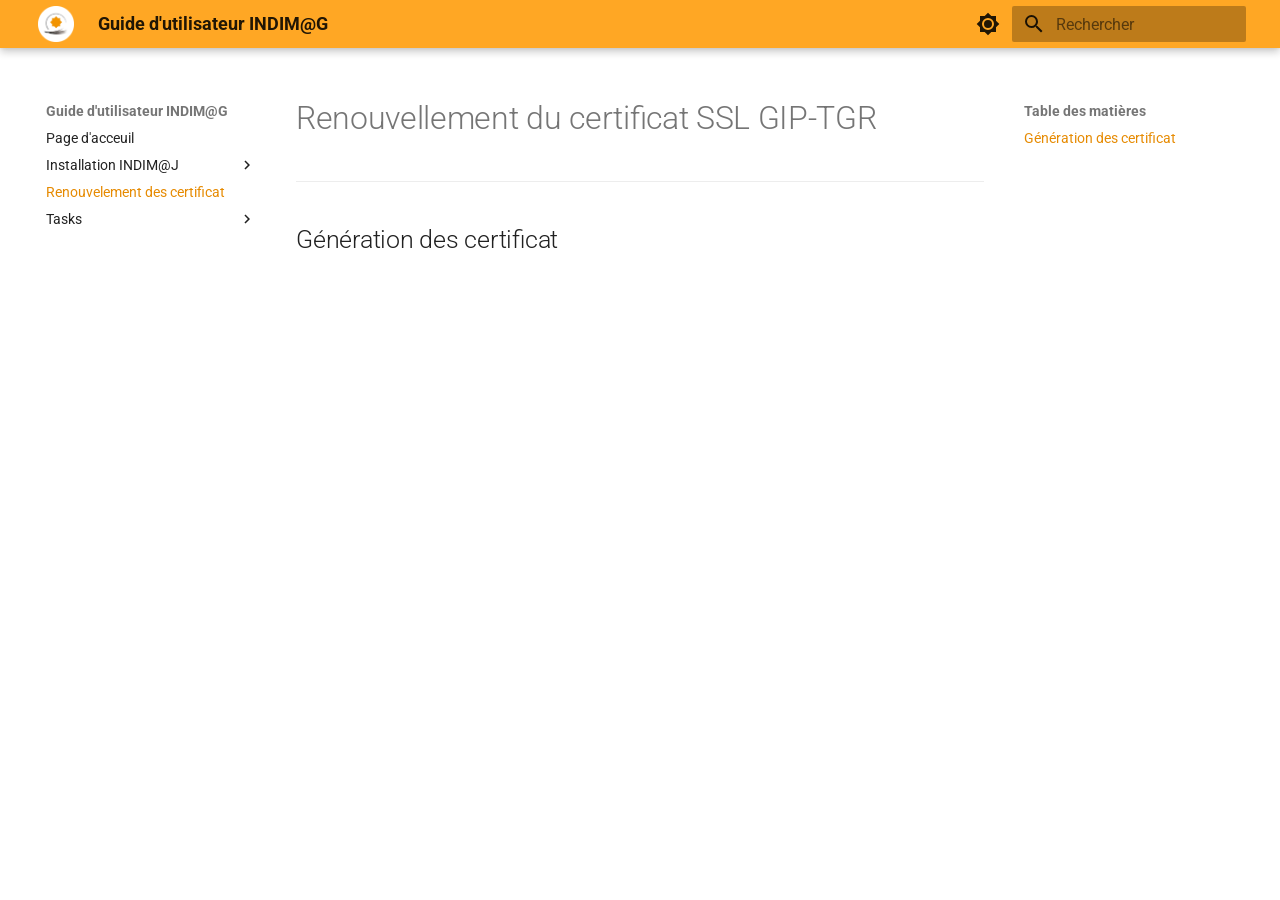
<file: renouvelement certificat/index.html>
<!doctype html>
<html lang="fr" class="no-js">
  <head>
    
      <meta charset="utf-8">
      <meta name="viewport" content="width=device-width,initial-scale=1">
      
        <meta name="description" content="Step-by-step guide">
      
      
      
      
        <link rel="prev" href="../installation/resolution%20de%20problemes/">
      
      
        <link rel="next" href="../tasks/example-task/">
      
      
      <link rel="icon" href="../assets/images/favicon.png">
      <meta name="generator" content="mkdocs-1.6.1, mkdocs-material-9.5.50">
    
    
      
        <title>Renouvelement des certificat - Guide d'utilisateur INDIM@G</title>
      
    
    
      <link rel="stylesheet" href="../assets/stylesheets/main.a40c8224.min.css">
      
        
        <link rel="stylesheet" href="../assets/stylesheets/palette.06af60db.min.css">
      
      


    
    
      
    
    
      
        
        
        <link rel="preconnect" href="https://fonts.gstatic.com" crossorigin>
        <link rel="stylesheet" href="https://fonts.googleapis.com/css?family=Roboto:300,300i,400,400i,700,700i%7CRoboto+Mono:400,400i,700,700i&display=fallback">
        <style>:root{--md-text-font:"Roboto";--md-code-font:"Roboto Mono"}</style>
      
    
    
      <link rel="stylesheet" href="../assets/extra.css">
    
    <script>__md_scope=new URL("..",location),__md_hash=e=>[...e].reduce(((e,_)=>(e<<5)-e+_.charCodeAt(0)),0),__md_get=(e,_=localStorage,t=__md_scope)=>JSON.parse(_.getItem(t.pathname+"."+e)),__md_set=(e,_,t=localStorage,a=__md_scope)=>{try{t.setItem(a.pathname+"."+e,JSON.stringify(_))}catch(e){}}</script>
    
      

    
    
    
   <link href="../assets/stylesheets/glightbox.min.css" rel="stylesheet"/><style>
    html.glightbox-open { overflow: initial; height: 100%; }
    .gslide-title { margin-top: 0px; user-select: text; }
    .gslide-desc { color: #666; user-select: text; }
    .gslide-image img { background: white; }
    .gscrollbar-fixer { padding-right: 15px; }
    .gdesc-inner { font-size: 0.75rem; }
    body[data-md-color-scheme="slate"] .gdesc-inner { background: var(--md-default-bg-color);}
    body[data-md-color-scheme="slate"] .gslide-title { color: var(--md-default-fg-color);}
    body[data-md-color-scheme="slate"] .gslide-desc { color: var(--md-default-fg-color);}</style> <script src="../assets/javascripts/glightbox.min.js"></script></head>
  
  
    
    
      
    
    
    
    
    <body dir="ltr" data-md-color-scheme="default" data-md-color-primary="orange" data-md-color-accent="deep-orange">
  
    
    <input class="md-toggle" data-md-toggle="drawer" type="checkbox" id="__drawer" autocomplete="off">
    <input class="md-toggle" data-md-toggle="search" type="checkbox" id="__search" autocomplete="off">
    <label class="md-overlay" for="__drawer"></label>
    <div data-md-component="skip">
      
        
        <a href="#renouvellement-du-certificat-ssl-gip-tgr" class="md-skip">
          Aller au contenu
        </a>
      
    </div>
    <div data-md-component="announce">
      
    </div>
    
    
      

  

<header class="md-header md-header--shadow" data-md-component="header">
  <nav class="md-header__inner md-grid" aria-label="En-tête">
    <a href=".." title="Guide d&#39;utilisateur INDIM@G" class="md-header__button md-logo" aria-label="Guide d'utilisateur INDIM@G" data-md-component="logo">
      
  <img src="../assets/images/logo.png" alt="logo">

    </a>
    <label class="md-header__button md-icon" for="__drawer">
      
      <svg xmlns="http://www.w3.org/2000/svg" viewBox="0 0 24 24"><path d="M3 6h18v2H3zm0 5h18v2H3zm0 5h18v2H3z"/></svg>
    </label>
    <div class="md-header__title" data-md-component="header-title">
      <div class="md-header__ellipsis">
        <div class="md-header__topic">
          <span class="md-ellipsis">
            Guide d'utilisateur INDIM@G
          </span>
        </div>
        <div class="md-header__topic" data-md-component="header-topic">
          <span class="md-ellipsis">
            
              Renouvelement des certificat
            
          </span>
        </div>
      </div>
    </div>
    
      
        <form class="md-header__option" data-md-component="palette">
  
    
    
    
    <input class="md-option" data-md-color-media="" data-md-color-scheme="default" data-md-color-primary="orange" data-md-color-accent="deep-orange"  aria-label="Dark mode"  type="radio" name="__palette" id="__palette_0">
    
      <label class="md-header__button md-icon" title="Dark mode" for="__palette_1" hidden>
        <svg xmlns="http://www.w3.org/2000/svg" viewBox="0 0 24 24"><path d="M12 8a4 4 0 0 0-4 4 4 4 0 0 0 4 4 4 4 0 0 0 4-4 4 4 0 0 0-4-4m0 10a6 6 0 0 1-6-6 6 6 0 0 1 6-6 6 6 0 0 1 6 6 6 6 0 0 1-6 6m8-9.31V4h-4.69L12 .69 8.69 4H4v4.69L.69 12 4 15.31V20h4.69L12 23.31 15.31 20H20v-4.69L23.31 12z"/></svg>
      </label>
    
  
    
    
    
    <input class="md-option" data-md-color-media="" data-md-color-scheme="slate" data-md-color-primary="orange" data-md-color-accent="deep-orange"  aria-label="Light mode"  type="radio" name="__palette" id="__palette_1">
    
      <label class="md-header__button md-icon" title="Light mode" for="__palette_0" hidden>
        <svg xmlns="http://www.w3.org/2000/svg" viewBox="0 0 24 24"><path d="M12 18c-.89 0-1.74-.2-2.5-.55C11.56 16.5 13 14.42 13 12s-1.44-4.5-3.5-5.45C10.26 6.2 11.11 6 12 6a6 6 0 0 1 6 6 6 6 0 0 1-6 6m8-9.31V4h-4.69L12 .69 8.69 4H4v4.69L.69 12 4 15.31V20h4.69L12 23.31 15.31 20H20v-4.69L23.31 12z"/></svg>
      </label>
    
  
</form>
      
    
    
      <script>var palette=__md_get("__palette");if(palette&&palette.color){if("(prefers-color-scheme)"===palette.color.media){var media=matchMedia("(prefers-color-scheme: light)"),input=document.querySelector(media.matches?"[data-md-color-media='(prefers-color-scheme: light)']":"[data-md-color-media='(prefers-color-scheme: dark)']");palette.color.media=input.getAttribute("data-md-color-media"),palette.color.scheme=input.getAttribute("data-md-color-scheme"),palette.color.primary=input.getAttribute("data-md-color-primary"),palette.color.accent=input.getAttribute("data-md-color-accent")}for(var[key,value]of Object.entries(palette.color))document.body.setAttribute("data-md-color-"+key,value)}</script>
    
    
    
      <label class="md-header__button md-icon" for="__search">
        
        <svg xmlns="http://www.w3.org/2000/svg" viewBox="0 0 24 24"><path d="M9.5 3A6.5 6.5 0 0 1 16 9.5c0 1.61-.59 3.09-1.56 4.23l.27.27h.79l5 5-1.5 1.5-5-5v-.79l-.27-.27A6.52 6.52 0 0 1 9.5 16 6.5 6.5 0 0 1 3 9.5 6.5 6.5 0 0 1 9.5 3m0 2C7 5 5 7 5 9.5S7 14 9.5 14 14 12 14 9.5 12 5 9.5 5"/></svg>
      </label>
      <div class="md-search" data-md-component="search" role="dialog">
  <label class="md-search__overlay" for="__search"></label>
  <div class="md-search__inner" role="search">
    <form class="md-search__form" name="search">
      <input type="text" class="md-search__input" name="query" aria-label="Rechercher" placeholder="Rechercher" autocapitalize="off" autocorrect="off" autocomplete="off" spellcheck="false" data-md-component="search-query" required>
      <label class="md-search__icon md-icon" for="__search">
        
        <svg xmlns="http://www.w3.org/2000/svg" viewBox="0 0 24 24"><path d="M9.5 3A6.5 6.5 0 0 1 16 9.5c0 1.61-.59 3.09-1.56 4.23l.27.27h.79l5 5-1.5 1.5-5-5v-.79l-.27-.27A6.52 6.52 0 0 1 9.5 16 6.5 6.5 0 0 1 3 9.5 6.5 6.5 0 0 1 9.5 3m0 2C7 5 5 7 5 9.5S7 14 9.5 14 14 12 14 9.5 12 5 9.5 5"/></svg>
        
        <svg xmlns="http://www.w3.org/2000/svg" viewBox="0 0 24 24"><path d="M20 11v2H8l5.5 5.5-1.42 1.42L4.16 12l7.92-7.92L13.5 5.5 8 11z"/></svg>
      </label>
      <nav class="md-search__options" aria-label="Recherche">
        
        <button type="reset" class="md-search__icon md-icon" title="Effacer" aria-label="Effacer" tabindex="-1">
          
          <svg xmlns="http://www.w3.org/2000/svg" viewBox="0 0 24 24"><path d="M19 6.41 17.59 5 12 10.59 6.41 5 5 6.41 10.59 12 5 17.59 6.41 19 12 13.41 17.59 19 19 17.59 13.41 12z"/></svg>
        </button>
      </nav>
      
    </form>
    <div class="md-search__output">
      <div class="md-search__scrollwrap" tabindex="0" data-md-scrollfix>
        <div class="md-search-result" data-md-component="search-result">
          <div class="md-search-result__meta">
            Initialisation de la recherche
          </div>
          <ol class="md-search-result__list" role="presentation"></ol>
        </div>
      </div>
    </div>
  </div>
</div>
    
    
  </nav>
  
</header>
    
    <div class="md-container" data-md-component="container">
      
      
        
          
        
      
      <main class="md-main" data-md-component="main">
        <div class="md-main__inner md-grid">
          
            
              
              <div class="md-sidebar md-sidebar--primary" data-md-component="sidebar" data-md-type="navigation" >
                <div class="md-sidebar__scrollwrap">
                  <div class="md-sidebar__inner">
                    



<nav class="md-nav md-nav--primary" aria-label="Navigation" data-md-level="0">
  <label class="md-nav__title" for="__drawer">
    <a href=".." title="Guide d&#39;utilisateur INDIM@G" class="md-nav__button md-logo" aria-label="Guide d'utilisateur INDIM@G" data-md-component="logo">
      
  <img src="../assets/images/logo.png" alt="logo">

    </a>
    Guide d'utilisateur INDIM@G
  </label>
  
  <ul class="md-nav__list" data-md-scrollfix>
    
      
      
  
  
  
  
    <li class="md-nav__item">
      <a href=".." class="md-nav__link">
        
  
  <span class="md-ellipsis">
    Page d'acceuil
  </span>
  

      </a>
    </li>
  

    
      
      
  
  
  
  
    
    
    
    
    <li class="md-nav__item md-nav__item--nested">
      
        
        
        <input class="md-nav__toggle md-toggle " type="checkbox" id="__nav_2" >
        
          
          <label class="md-nav__link" for="__nav_2" id="__nav_2_label" tabindex="0">
            
  
  <span class="md-ellipsis">
    Installation INDIM@J
  </span>
  

            <span class="md-nav__icon md-icon"></span>
          </label>
        
        <nav class="md-nav" data-md-level="1" aria-labelledby="__nav_2_label" aria-expanded="false">
          <label class="md-nav__title" for="__nav_2">
            <span class="md-nav__icon md-icon"></span>
            Installation INDIM@J
          </label>
          <ul class="md-nav__list" data-md-scrollfix>
            
              
                
  
  
  
  
    <li class="md-nav__item">
      <a href="../installation/" class="md-nav__link">
        
  
  <span class="md-ellipsis">
    Introduction
  </span>
  

      </a>
    </li>
  

              
            
              
                
  
  
  
  
    <li class="md-nav__item">
      <a href="../installation/installation%20Firefox/" class="md-nav__link">
        
  
  <span class="md-ellipsis">
    Installation de Firefox
  </span>
  

      </a>
    </li>
  

              
            
              
                
  
  
  
  
    <li class="md-nav__item">
      <a href="../installation/installation%20Java/" class="md-nav__link">
        
  
  <span class="md-ellipsis">
    Installation de Java
  </span>
  

      </a>
    </li>
  

              
            
              
                
  
  
  
  
    <li class="md-nav__item">
      <a href="../installation/activation%20des%20Popup/" class="md-nav__link">
        
  
  <span class="md-ellipsis">
    Activation des Popup et exceptions
  </span>
  

      </a>
    </li>
  

              
            
              
                
  
  
  
  
    <li class="md-nav__item">
      <a href="../installation/resolution%20de%20problemes/" class="md-nav__link">
        
  
  <span class="md-ellipsis">
    Résolution de problèmes
  </span>
  

      </a>
    </li>
  

              
            
          </ul>
        </nav>
      
    </li>
  

    
      
      
  
  
    
  
  
  
    <li class="md-nav__item md-nav__item--active">
      
      <input class="md-nav__toggle md-toggle" type="checkbox" id="__toc">
      
      
        
      
      
        <label class="md-nav__link md-nav__link--active" for="__toc">
          
  
  <span class="md-ellipsis">
    Renouvelement des certificat
  </span>
  

          <span class="md-nav__icon md-icon"></span>
        </label>
      
      <a href="./" class="md-nav__link md-nav__link--active">
        
  
  <span class="md-ellipsis">
    Renouvelement des certificat
  </span>
  

      </a>
      
        

<nav class="md-nav md-nav--secondary" aria-label="Table des matières">
  
  
  
    
  
  
    <label class="md-nav__title" for="__toc">
      <span class="md-nav__icon md-icon"></span>
      Table des matières
    </label>
    <ul class="md-nav__list" data-md-component="toc" data-md-scrollfix>
      
        <li class="md-nav__item">
  <a href="#generation-des-certificat" class="md-nav__link">
    <span class="md-ellipsis">
      Génération des certificat
    </span>
  </a>
  
</li>
      
    </ul>
  
</nav>
      
    </li>
  

    
      
      
  
  
  
  
    
    
    
    
    <li class="md-nav__item md-nav__item--nested">
      
        
        
        <input class="md-nav__toggle md-toggle " type="checkbox" id="__nav_4" >
        
          
          <label class="md-nav__link" for="__nav_4" id="__nav_4_label" tabindex="0">
            
  
  <span class="md-ellipsis">
    Tasks
  </span>
  

            <span class="md-nav__icon md-icon"></span>
          </label>
        
        <nav class="md-nav" data-md-level="1" aria-labelledby="__nav_4_label" aria-expanded="false">
          <label class="md-nav__title" for="__nav_4">
            <span class="md-nav__icon md-icon"></span>
            Tasks
          </label>
          <ul class="md-nav__list" data-md-scrollfix>
            
              
                
  
  
  
  
    <li class="md-nav__item">
      <a href="../tasks/example-task/" class="md-nav__link">
        
  
  <span class="md-ellipsis">
    Example Task
  </span>
  

      </a>
    </li>
  

              
            
          </ul>
        </nav>
      
    </li>
  

    
  </ul>
</nav>
                  </div>
                </div>
              </div>
            
            
              
              <div class="md-sidebar md-sidebar--secondary" data-md-component="sidebar" data-md-type="toc" >
                <div class="md-sidebar__scrollwrap">
                  <div class="md-sidebar__inner">
                    

<nav class="md-nav md-nav--secondary" aria-label="Table des matières">
  
  
  
    
  
  
    <label class="md-nav__title" for="__toc">
      <span class="md-nav__icon md-icon"></span>
      Table des matières
    </label>
    <ul class="md-nav__list" data-md-component="toc" data-md-scrollfix>
      
        <li class="md-nav__item">
  <a href="#generation-des-certificat" class="md-nav__link">
    <span class="md-ellipsis">
      Génération des certificat
    </span>
  </a>
  
</li>
      
    </ul>
  
</nav>
                  </div>
                </div>
              </div>
            
          
          
            <div class="md-content" data-md-component="content">
              <article class="md-content__inner md-typeset">
                
                  

  
  


<h1 id="renouvellement-du-certificat-ssl-gip-tgr">Renouvellement du certificat SSL GIP-TGR</h1>
<hr />
<h2 id="generation-des-certificat">Génération des certificat</h2>












                
              </article>
            </div>
          
          
<script>var target=document.getElementById(location.hash.slice(1));target&&target.name&&(target.checked=target.name.startsWith("__tabbed_"))</script>
        </div>
        
          <button type="button" class="md-top md-icon" data-md-component="top" hidden>
  
  <svg xmlns="http://www.w3.org/2000/svg" viewBox="0 0 24 24"><path d="M13 20h-2V8l-5.5 5.5-1.42-1.42L12 4.16l7.92 7.92-1.42 1.42L13 8z"/></svg>
  Retour en haut de la page
</button>
        
      </main>
      
        <footer class="md-footer">
  
  <div class="md-footer-meta md-typeset">
    <div class="md-footer-meta__inner md-grid">
      <div class="md-copyright">
  
  
    Made with
    <a href="https://squidfunk.github.io/mkdocs-material/" target="_blank" rel="noopener">
      Material for MkDocs
    </a>
  
</div>
      
    </div>
  </div>
</footer>
      
    </div>
    <div class="md-dialog" data-md-component="dialog">
      <div class="md-dialog__inner md-typeset"></div>
    </div>
    
      <div class="md-progress" data-md-component="progress" role="progressbar"></div>
    
    
    <script id="__config" type="application/json">{"base": "..", "features": ["content.code.copy", "navigation.top", "search.highlight", "navigation.instant", "navigation.instant.progress"], "search": "../assets/javascripts/workers/search.f8cc74c7.min.js", "translations": {"clipboard.copied": "Copi\u00e9 dans le presse-papier", "clipboard.copy": "Copier dans le presse-papier", "search.result.more.one": "1 de plus sur cette page", "search.result.more.other": "# de plus sur cette page", "search.result.none": "Aucun document trouv\u00e9", "search.result.one": "1 document trouv\u00e9", "search.result.other": "# documents trouv\u00e9s", "search.result.placeholder": "Taper pour d\u00e9marrer la recherche", "search.result.term.missing": "Non trouv\u00e9", "select.version": "S\u00e9lectionner la version"}}</script>
    
    
      <script src="../assets/javascripts/bundle.60a45f97.min.js"></script>
      
    
  <script id="init-glightbox">const lightbox = GLightbox({"touchNavigation": true, "loop": false, "zoomable": true, "draggable": true, "openEffect": "zoom", "closeEffect": "zoom", "slideEffect": "slide"});
document$.subscribe(() => { lightbox.reload() });
</script></body>
</html>
</file>
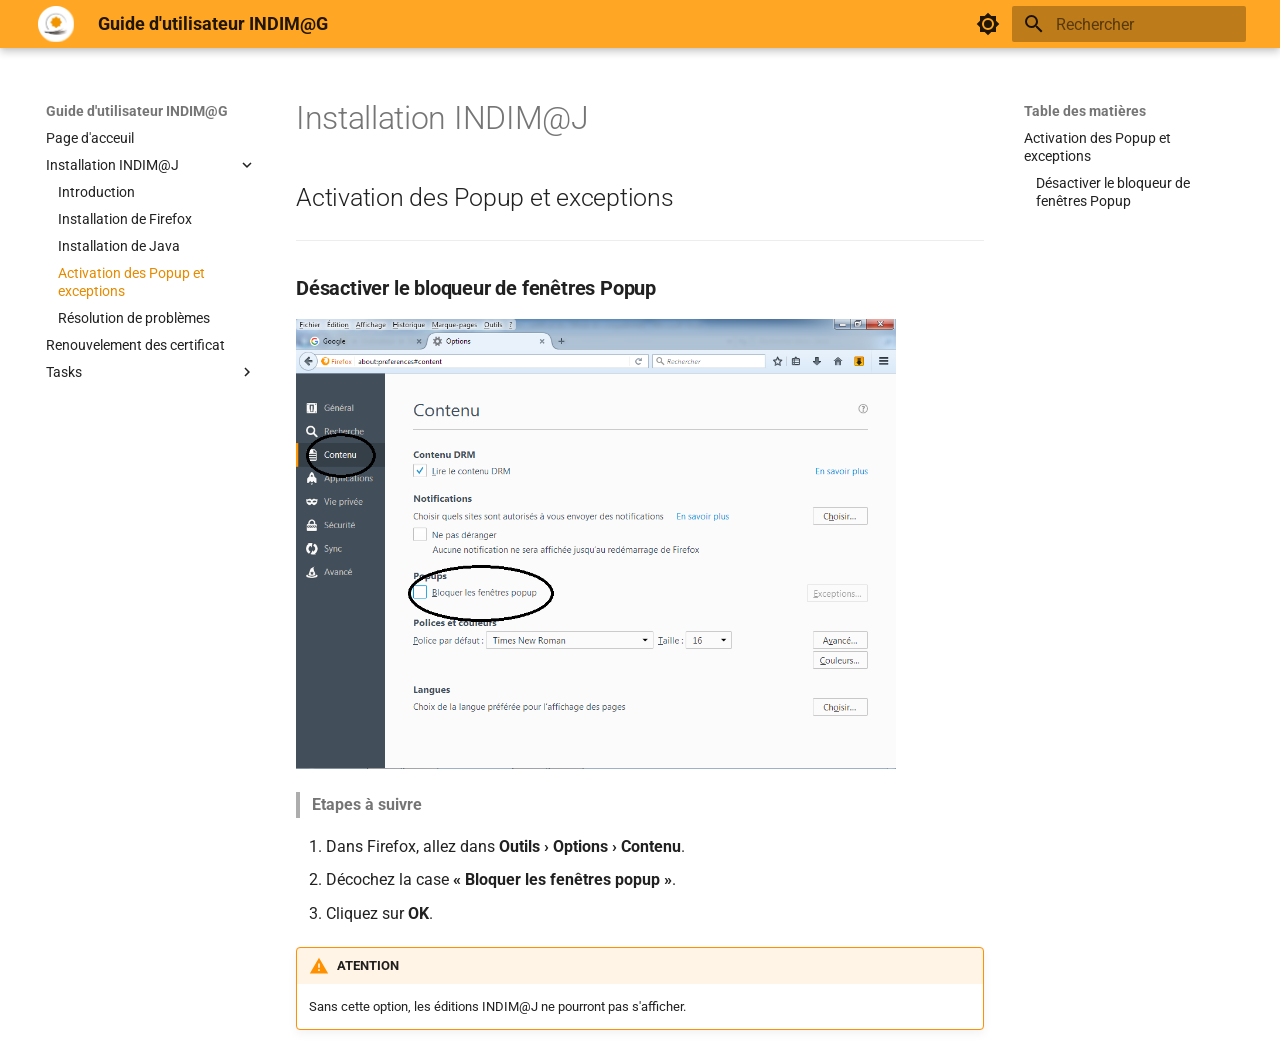
<file: installation/activation des Popup/index.html>
<!doctype html>
<html lang="fr" class="no-js">
  <head>
    
      <meta charset="utf-8">
      <meta name="viewport" content="width=device-width,initial-scale=1">
      
        <meta name="description" content="Step-by-step guide">
      
      
      
      
        <link rel="prev" href="../installation%20Java/">
      
      
        <link rel="next" href="../resolution%20de%20problemes/">
      
      
      <link rel="icon" href="../../assets/images/favicon.png">
      <meta name="generator" content="mkdocs-1.6.1, mkdocs-material-9.5.50">
    
    
      
        <title>Activation des Popup et exceptions - Guide d'utilisateur INDIM@G</title>
      
    
    
      <link rel="stylesheet" href="../../assets/stylesheets/main.a40c8224.min.css">
      
        
        <link rel="stylesheet" href="../../assets/stylesheets/palette.06af60db.min.css">
      
      


    
    
      
    
    
      
        
        
        <link rel="preconnect" href="https://fonts.gstatic.com" crossorigin>
        <link rel="stylesheet" href="https://fonts.googleapis.com/css?family=Roboto:300,300i,400,400i,700,700i%7CRoboto+Mono:400,400i,700,700i&display=fallback">
        <style>:root{--md-text-font:"Roboto";--md-code-font:"Roboto Mono"}</style>
      
    
    
      <link rel="stylesheet" href="../../assets/extra.css">
    
    <script>__md_scope=new URL("../..",location),__md_hash=e=>[...e].reduce(((e,_)=>(e<<5)-e+_.charCodeAt(0)),0),__md_get=(e,_=localStorage,t=__md_scope)=>JSON.parse(_.getItem(t.pathname+"."+e)),__md_set=(e,_,t=localStorage,a=__md_scope)=>{try{t.setItem(a.pathname+"."+e,JSON.stringify(_))}catch(e){}}</script>
    
      

    
    
    
   <link href="../../assets/stylesheets/glightbox.min.css" rel="stylesheet"/><style>
    html.glightbox-open { overflow: initial; height: 100%; }
    .gslide-title { margin-top: 0px; user-select: text; }
    .gslide-desc { color: #666; user-select: text; }
    .gslide-image img { background: white; }
    .gscrollbar-fixer { padding-right: 15px; }
    .gdesc-inner { font-size: 0.75rem; }
    body[data-md-color-scheme="slate"] .gdesc-inner { background: var(--md-default-bg-color);}
    body[data-md-color-scheme="slate"] .gslide-title { color: var(--md-default-fg-color);}
    body[data-md-color-scheme="slate"] .gslide-desc { color: var(--md-default-fg-color);}</style> <script src="../../assets/javascripts/glightbox.min.js"></script></head>
  
  
    
    
      
    
    
    
    
    <body dir="ltr" data-md-color-scheme="default" data-md-color-primary="orange" data-md-color-accent="deep-orange">
  
    
    <input class="md-toggle" data-md-toggle="drawer" type="checkbox" id="__drawer" autocomplete="off">
    <input class="md-toggle" data-md-toggle="search" type="checkbox" id="__search" autocomplete="off">
    <label class="md-overlay" for="__drawer"></label>
    <div data-md-component="skip">
      
        
        <a href="#installation-indimj" class="md-skip">
          Aller au contenu
        </a>
      
    </div>
    <div data-md-component="announce">
      
    </div>
    
    
      

  

<header class="md-header md-header--shadow" data-md-component="header">
  <nav class="md-header__inner md-grid" aria-label="En-tête">
    <a href="../.." title="Guide d&#39;utilisateur INDIM@G" class="md-header__button md-logo" aria-label="Guide d'utilisateur INDIM@G" data-md-component="logo">
      
  <img src="../../assets/images/logo.png" alt="logo">

    </a>
    <label class="md-header__button md-icon" for="__drawer">
      
      <svg xmlns="http://www.w3.org/2000/svg" viewBox="0 0 24 24"><path d="M3 6h18v2H3zm0 5h18v2H3zm0 5h18v2H3z"/></svg>
    </label>
    <div class="md-header__title" data-md-component="header-title">
      <div class="md-header__ellipsis">
        <div class="md-header__topic">
          <span class="md-ellipsis">
            Guide d'utilisateur INDIM@G
          </span>
        </div>
        <div class="md-header__topic" data-md-component="header-topic">
          <span class="md-ellipsis">
            
              Activation des Popup et exceptions
            
          </span>
        </div>
      </div>
    </div>
    
      
        <form class="md-header__option" data-md-component="palette">
  
    
    
    
    <input class="md-option" data-md-color-media="" data-md-color-scheme="default" data-md-color-primary="orange" data-md-color-accent="deep-orange"  aria-label="Dark mode"  type="radio" name="__palette" id="__palette_0">
    
      <label class="md-header__button md-icon" title="Dark mode" for="__palette_1" hidden>
        <svg xmlns="http://www.w3.org/2000/svg" viewBox="0 0 24 24"><path d="M12 8a4 4 0 0 0-4 4 4 4 0 0 0 4 4 4 4 0 0 0 4-4 4 4 0 0 0-4-4m0 10a6 6 0 0 1-6-6 6 6 0 0 1 6-6 6 6 0 0 1 6 6 6 6 0 0 1-6 6m8-9.31V4h-4.69L12 .69 8.69 4H4v4.69L.69 12 4 15.31V20h4.69L12 23.31 15.31 20H20v-4.69L23.31 12z"/></svg>
      </label>
    
  
    
    
    
    <input class="md-option" data-md-color-media="" data-md-color-scheme="slate" data-md-color-primary="orange" data-md-color-accent="deep-orange"  aria-label="Light mode"  type="radio" name="__palette" id="__palette_1">
    
      <label class="md-header__button md-icon" title="Light mode" for="__palette_0" hidden>
        <svg xmlns="http://www.w3.org/2000/svg" viewBox="0 0 24 24"><path d="M12 18c-.89 0-1.74-.2-2.5-.55C11.56 16.5 13 14.42 13 12s-1.44-4.5-3.5-5.45C10.26 6.2 11.11 6 12 6a6 6 0 0 1 6 6 6 6 0 0 1-6 6m8-9.31V4h-4.69L12 .69 8.69 4H4v4.69L.69 12 4 15.31V20h4.69L12 23.31 15.31 20H20v-4.69L23.31 12z"/></svg>
      </label>
    
  
</form>
      
    
    
      <script>var palette=__md_get("__palette");if(palette&&palette.color){if("(prefers-color-scheme)"===palette.color.media){var media=matchMedia("(prefers-color-scheme: light)"),input=document.querySelector(media.matches?"[data-md-color-media='(prefers-color-scheme: light)']":"[data-md-color-media='(prefers-color-scheme: dark)']");palette.color.media=input.getAttribute("data-md-color-media"),palette.color.scheme=input.getAttribute("data-md-color-scheme"),palette.color.primary=input.getAttribute("data-md-color-primary"),palette.color.accent=input.getAttribute("data-md-color-accent")}for(var[key,value]of Object.entries(palette.color))document.body.setAttribute("data-md-color-"+key,value)}</script>
    
    
    
      <label class="md-header__button md-icon" for="__search">
        
        <svg xmlns="http://www.w3.org/2000/svg" viewBox="0 0 24 24"><path d="M9.5 3A6.5 6.5 0 0 1 16 9.5c0 1.61-.59 3.09-1.56 4.23l.27.27h.79l5 5-1.5 1.5-5-5v-.79l-.27-.27A6.52 6.52 0 0 1 9.5 16 6.5 6.5 0 0 1 3 9.5 6.5 6.5 0 0 1 9.5 3m0 2C7 5 5 7 5 9.5S7 14 9.5 14 14 12 14 9.5 12 5 9.5 5"/></svg>
      </label>
      <div class="md-search" data-md-component="search" role="dialog">
  <label class="md-search__overlay" for="__search"></label>
  <div class="md-search__inner" role="search">
    <form class="md-search__form" name="search">
      <input type="text" class="md-search__input" name="query" aria-label="Rechercher" placeholder="Rechercher" autocapitalize="off" autocorrect="off" autocomplete="off" spellcheck="false" data-md-component="search-query" required>
      <label class="md-search__icon md-icon" for="__search">
        
        <svg xmlns="http://www.w3.org/2000/svg" viewBox="0 0 24 24"><path d="M9.5 3A6.5 6.5 0 0 1 16 9.5c0 1.61-.59 3.09-1.56 4.23l.27.27h.79l5 5-1.5 1.5-5-5v-.79l-.27-.27A6.52 6.52 0 0 1 9.5 16 6.5 6.5 0 0 1 3 9.5 6.5 6.5 0 0 1 9.5 3m0 2C7 5 5 7 5 9.5S7 14 9.5 14 14 12 14 9.5 12 5 9.5 5"/></svg>
        
        <svg xmlns="http://www.w3.org/2000/svg" viewBox="0 0 24 24"><path d="M20 11v2H8l5.5 5.5-1.42 1.42L4.16 12l7.92-7.92L13.5 5.5 8 11z"/></svg>
      </label>
      <nav class="md-search__options" aria-label="Recherche">
        
        <button type="reset" class="md-search__icon md-icon" title="Effacer" aria-label="Effacer" tabindex="-1">
          
          <svg xmlns="http://www.w3.org/2000/svg" viewBox="0 0 24 24"><path d="M19 6.41 17.59 5 12 10.59 6.41 5 5 6.41 10.59 12 5 17.59 6.41 19 12 13.41 17.59 19 19 17.59 13.41 12z"/></svg>
        </button>
      </nav>
      
    </form>
    <div class="md-search__output">
      <div class="md-search__scrollwrap" tabindex="0" data-md-scrollfix>
        <div class="md-search-result" data-md-component="search-result">
          <div class="md-search-result__meta">
            Initialisation de la recherche
          </div>
          <ol class="md-search-result__list" role="presentation"></ol>
        </div>
      </div>
    </div>
  </div>
</div>
    
    
  </nav>
  
</header>
    
    <div class="md-container" data-md-component="container">
      
      
        
          
        
      
      <main class="md-main" data-md-component="main">
        <div class="md-main__inner md-grid">
          
            
              
              <div class="md-sidebar md-sidebar--primary" data-md-component="sidebar" data-md-type="navigation" >
                <div class="md-sidebar__scrollwrap">
                  <div class="md-sidebar__inner">
                    



<nav class="md-nav md-nav--primary" aria-label="Navigation" data-md-level="0">
  <label class="md-nav__title" for="__drawer">
    <a href="../.." title="Guide d&#39;utilisateur INDIM@G" class="md-nav__button md-logo" aria-label="Guide d'utilisateur INDIM@G" data-md-component="logo">
      
  <img src="../../assets/images/logo.png" alt="logo">

    </a>
    Guide d'utilisateur INDIM@G
  </label>
  
  <ul class="md-nav__list" data-md-scrollfix>
    
      
      
  
  
  
  
    <li class="md-nav__item">
      <a href="../.." class="md-nav__link">
        
  
  <span class="md-ellipsis">
    Page d'acceuil
  </span>
  

      </a>
    </li>
  

    
      
      
  
  
    
  
  
  
    
    
    
    
    <li class="md-nav__item md-nav__item--active md-nav__item--nested">
      
        
        
        <input class="md-nav__toggle md-toggle " type="checkbox" id="__nav_2" checked>
        
          
          <label class="md-nav__link" for="__nav_2" id="__nav_2_label" tabindex="0">
            
  
  <span class="md-ellipsis">
    Installation INDIM@J
  </span>
  

            <span class="md-nav__icon md-icon"></span>
          </label>
        
        <nav class="md-nav" data-md-level="1" aria-labelledby="__nav_2_label" aria-expanded="true">
          <label class="md-nav__title" for="__nav_2">
            <span class="md-nav__icon md-icon"></span>
            Installation INDIM@J
          </label>
          <ul class="md-nav__list" data-md-scrollfix>
            
              
                
  
  
  
  
    <li class="md-nav__item">
      <a href="../" class="md-nav__link">
        
  
  <span class="md-ellipsis">
    Introduction
  </span>
  

      </a>
    </li>
  

              
            
              
                
  
  
  
  
    <li class="md-nav__item">
      <a href="../installation%20Firefox/" class="md-nav__link">
        
  
  <span class="md-ellipsis">
    Installation de Firefox
  </span>
  

      </a>
    </li>
  

              
            
              
                
  
  
  
  
    <li class="md-nav__item">
      <a href="../installation%20Java/" class="md-nav__link">
        
  
  <span class="md-ellipsis">
    Installation de Java
  </span>
  

      </a>
    </li>
  

              
            
              
                
  
  
    
  
  
  
    <li class="md-nav__item md-nav__item--active">
      
      <input class="md-nav__toggle md-toggle" type="checkbox" id="__toc">
      
      
        
      
      
        <label class="md-nav__link md-nav__link--active" for="__toc">
          
  
  <span class="md-ellipsis">
    Activation des Popup et exceptions
  </span>
  

          <span class="md-nav__icon md-icon"></span>
        </label>
      
      <a href="./" class="md-nav__link md-nav__link--active">
        
  
  <span class="md-ellipsis">
    Activation des Popup et exceptions
  </span>
  

      </a>
      
        

<nav class="md-nav md-nav--secondary" aria-label="Table des matières">
  
  
  
    
  
  
    <label class="md-nav__title" for="__toc">
      <span class="md-nav__icon md-icon"></span>
      Table des matières
    </label>
    <ul class="md-nav__list" data-md-component="toc" data-md-scrollfix>
      
        <li class="md-nav__item">
  <a href="#activation-des-popup-et-exceptions" class="md-nav__link">
    <span class="md-ellipsis">
      Activation des Popup et exceptions
    </span>
  </a>
  
    <nav class="md-nav" aria-label="Activation des Popup et exceptions">
      <ul class="md-nav__list">
        
          <li class="md-nav__item">
  <a href="#desactiver-le-bloqueur-de-fenetres-popup" class="md-nav__link">
    <span class="md-ellipsis">
      Désactiver le bloqueur de fenêtres Popup
    </span>
  </a>
  
</li>
        
      </ul>
    </nav>
  
</li>
      
    </ul>
  
</nav>
      
    </li>
  

              
            
              
                
  
  
  
  
    <li class="md-nav__item">
      <a href="../resolution%20de%20problemes/" class="md-nav__link">
        
  
  <span class="md-ellipsis">
    Résolution de problèmes
  </span>
  

      </a>
    </li>
  

              
            
          </ul>
        </nav>
      
    </li>
  

    
      
      
  
  
  
  
    <li class="md-nav__item">
      <a href="../../renouvelement%20certificat/" class="md-nav__link">
        
  
  <span class="md-ellipsis">
    Renouvelement des certificat
  </span>
  

      </a>
    </li>
  

    
      
      
  
  
  
  
    
    
    
    
    <li class="md-nav__item md-nav__item--nested">
      
        
        
        <input class="md-nav__toggle md-toggle " type="checkbox" id="__nav_4" >
        
          
          <label class="md-nav__link" for="__nav_4" id="__nav_4_label" tabindex="0">
            
  
  <span class="md-ellipsis">
    Tasks
  </span>
  

            <span class="md-nav__icon md-icon"></span>
          </label>
        
        <nav class="md-nav" data-md-level="1" aria-labelledby="__nav_4_label" aria-expanded="false">
          <label class="md-nav__title" for="__nav_4">
            <span class="md-nav__icon md-icon"></span>
            Tasks
          </label>
          <ul class="md-nav__list" data-md-scrollfix>
            
              
                
  
  
  
  
    <li class="md-nav__item">
      <a href="../../tasks/example-task/" class="md-nav__link">
        
  
  <span class="md-ellipsis">
    Example Task
  </span>
  

      </a>
    </li>
  

              
            
          </ul>
        </nav>
      
    </li>
  

    
  </ul>
</nav>
                  </div>
                </div>
              </div>
            
            
              
              <div class="md-sidebar md-sidebar--secondary" data-md-component="sidebar" data-md-type="toc" >
                <div class="md-sidebar__scrollwrap">
                  <div class="md-sidebar__inner">
                    

<nav class="md-nav md-nav--secondary" aria-label="Table des matières">
  
  
  
    
  
  
    <label class="md-nav__title" for="__toc">
      <span class="md-nav__icon md-icon"></span>
      Table des matières
    </label>
    <ul class="md-nav__list" data-md-component="toc" data-md-scrollfix>
      
        <li class="md-nav__item">
  <a href="#activation-des-popup-et-exceptions" class="md-nav__link">
    <span class="md-ellipsis">
      Activation des Popup et exceptions
    </span>
  </a>
  
    <nav class="md-nav" aria-label="Activation des Popup et exceptions">
      <ul class="md-nav__list">
        
          <li class="md-nav__item">
  <a href="#desactiver-le-bloqueur-de-fenetres-popup" class="md-nav__link">
    <span class="md-ellipsis">
      Désactiver le bloqueur de fenêtres Popup
    </span>
  </a>
  
</li>
        
      </ul>
    </nav>
  
</li>
      
    </ul>
  
</nav>
                  </div>
                </div>
              </div>
            
          
          
            <div class="md-content" data-md-component="content">
              <article class="md-content__inner md-typeset">
                
                  

  
  


<h1 id="installation-indimj">Installation INDIM@J</h1>
<h2 id="activation-des-popup-et-exceptions">Activation des Popup et exceptions</h2>
<hr />
<h3 id="desactiver-le-bloqueur-de-fenetres-popup"><strong>Désactiver le bloqueur de fenêtres Popup</strong></h3>
<p><a class="glightbox" href="blocker.png" data-type="image" data-width="auto" data-height="auto" data-desc-position="bottom"><img alt="Blocker" src="blocker.png" width="600" /></a></p>
<blockquote>
<p><strong>Etapes à suivre</strong></p>
</blockquote>
<ol>
<li>Dans Firefox, allez dans <strong>Outils › Options › Contenu</strong>.</li>
<li>Décochez la case <strong>« Bloquer les fenêtres popup »</strong>.</li>
<li>Cliquez sur <strong>OK</strong>.</li>
</ol>
<div class="admonition warning">
<p class="admonition-title">ATENTION</p>
<p>Sans cette option, les éditions INDIM@J ne pourront pas s'afficher.</p>
</div>












                
              </article>
            </div>
          
          
<script>var target=document.getElementById(location.hash.slice(1));target&&target.name&&(target.checked=target.name.startsWith("__tabbed_"))</script>
        </div>
        
          <button type="button" class="md-top md-icon" data-md-component="top" hidden>
  
  <svg xmlns="http://www.w3.org/2000/svg" viewBox="0 0 24 24"><path d="M13 20h-2V8l-5.5 5.5-1.42-1.42L12 4.16l7.92 7.92-1.42 1.42L13 8z"/></svg>
  Retour en haut de la page
</button>
        
      </main>
      
        <footer class="md-footer">
  
  <div class="md-footer-meta md-typeset">
    <div class="md-footer-meta__inner md-grid">
      <div class="md-copyright">
  
  
    Made with
    <a href="https://squidfunk.github.io/mkdocs-material/" target="_blank" rel="noopener">
      Material for MkDocs
    </a>
  
</div>
      
    </div>
  </div>
</footer>
      
    </div>
    <div class="md-dialog" data-md-component="dialog">
      <div class="md-dialog__inner md-typeset"></div>
    </div>
    
      <div class="md-progress" data-md-component="progress" role="progressbar"></div>
    
    
    <script id="__config" type="application/json">{"base": "../..", "features": ["content.code.copy", "navigation.top", "search.highlight", "navigation.instant", "navigation.instant.progress"], "search": "../../assets/javascripts/workers/search.f8cc74c7.min.js", "translations": {"clipboard.copied": "Copi\u00e9 dans le presse-papier", "clipboard.copy": "Copier dans le presse-papier", "search.result.more.one": "1 de plus sur cette page", "search.result.more.other": "# de plus sur cette page", "search.result.none": "Aucun document trouv\u00e9", "search.result.one": "1 document trouv\u00e9", "search.result.other": "# documents trouv\u00e9s", "search.result.placeholder": "Taper pour d\u00e9marrer la recherche", "search.result.term.missing": "Non trouv\u00e9", "select.version": "S\u00e9lectionner la version"}}</script>
    
    
      <script src="../../assets/javascripts/bundle.60a45f97.min.js"></script>
      
    
  <script id="init-glightbox">const lightbox = GLightbox({"touchNavigation": true, "loop": false, "zoomable": true, "draggable": true, "openEffect": "zoom", "closeEffect": "zoom", "slideEffect": "slide"});
document$.subscribe(() => { lightbox.reload() });
</script></body>
</html>
</file>
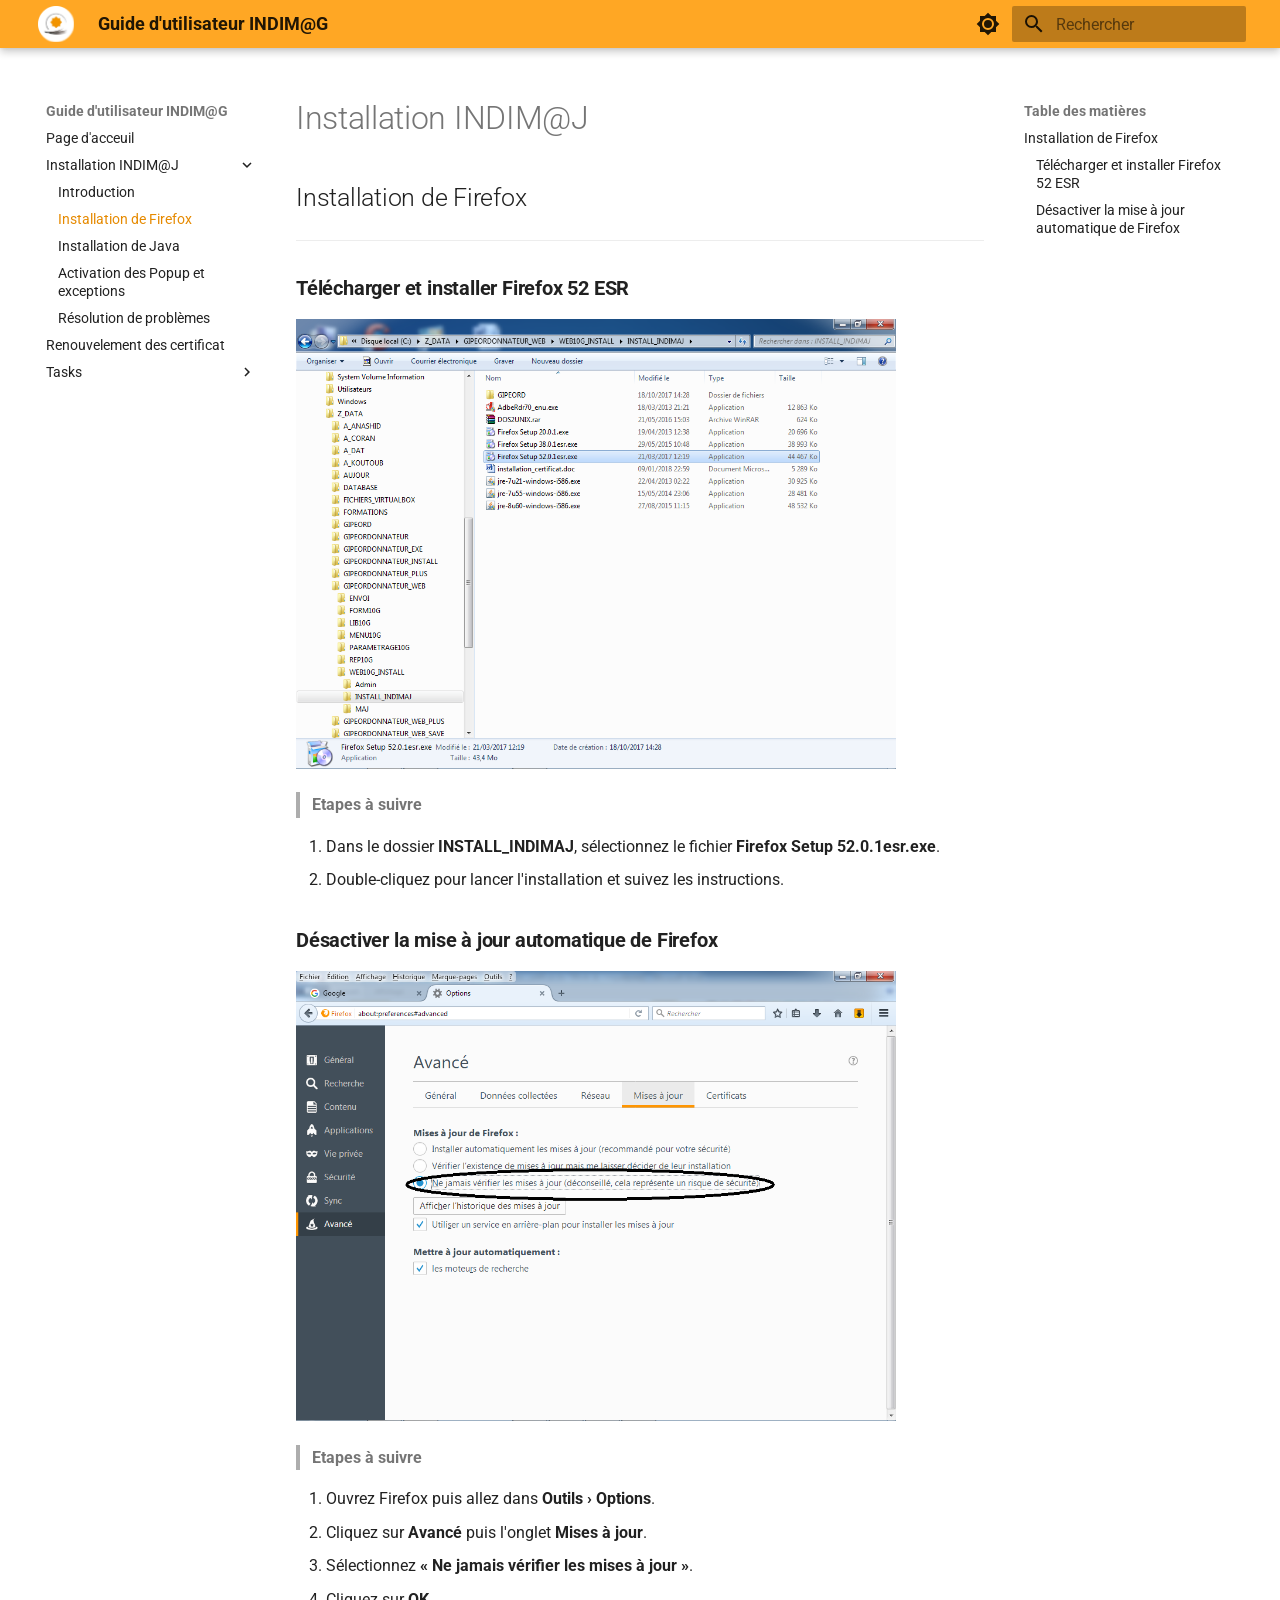
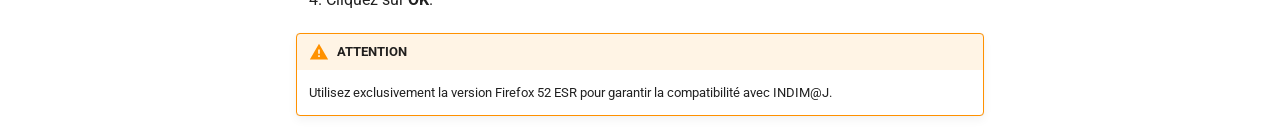
<file: installation/installation Firefox/index.html>
<!doctype html>
<html lang="fr" class="no-js">
  <head>
    
      <meta charset="utf-8">
      <meta name="viewport" content="width=device-width,initial-scale=1">
      
        <meta name="description" content="Step-by-step guide">
      
      
      
      
        <link rel="prev" href="../">
      
      
        <link rel="next" href="../installation%20Java/">
      
      
      <link rel="icon" href="../../assets/images/favicon.png">
      <meta name="generator" content="mkdocs-1.6.1, mkdocs-material-9.5.50">
    
    
      
        <title>Installation de Firefox - Guide d'utilisateur INDIM@G</title>
      
    
    
      <link rel="stylesheet" href="../../assets/stylesheets/main.a40c8224.min.css">
      
        
        <link rel="stylesheet" href="../../assets/stylesheets/palette.06af60db.min.css">
      
      


    
    
      
    
    
      
        
        
        <link rel="preconnect" href="https://fonts.gstatic.com" crossorigin>
        <link rel="stylesheet" href="https://fonts.googleapis.com/css?family=Roboto:300,300i,400,400i,700,700i%7CRoboto+Mono:400,400i,700,700i&display=fallback">
        <style>:root{--md-text-font:"Roboto";--md-code-font:"Roboto Mono"}</style>
      
    
    
      <link rel="stylesheet" href="../../assets/extra.css">
    
    <script>__md_scope=new URL("../..",location),__md_hash=e=>[...e].reduce(((e,_)=>(e<<5)-e+_.charCodeAt(0)),0),__md_get=(e,_=localStorage,t=__md_scope)=>JSON.parse(_.getItem(t.pathname+"."+e)),__md_set=(e,_,t=localStorage,a=__md_scope)=>{try{t.setItem(a.pathname+"."+e,JSON.stringify(_))}catch(e){}}</script>
    
      

    
    
    
   <link href="../../assets/stylesheets/glightbox.min.css" rel="stylesheet"/><style>
    html.glightbox-open { overflow: initial; height: 100%; }
    .gslide-title { margin-top: 0px; user-select: text; }
    .gslide-desc { color: #666; user-select: text; }
    .gslide-image img { background: white; }
    .gscrollbar-fixer { padding-right: 15px; }
    .gdesc-inner { font-size: 0.75rem; }
    body[data-md-color-scheme="slate"] .gdesc-inner { background: var(--md-default-bg-color);}
    body[data-md-color-scheme="slate"] .gslide-title { color: var(--md-default-fg-color);}
    body[data-md-color-scheme="slate"] .gslide-desc { color: var(--md-default-fg-color);}</style> <script src="../../assets/javascripts/glightbox.min.js"></script></head>
  
  
    
    
      
    
    
    
    
    <body dir="ltr" data-md-color-scheme="default" data-md-color-primary="orange" data-md-color-accent="deep-orange">
  
    
    <input class="md-toggle" data-md-toggle="drawer" type="checkbox" id="__drawer" autocomplete="off">
    <input class="md-toggle" data-md-toggle="search" type="checkbox" id="__search" autocomplete="off">
    <label class="md-overlay" for="__drawer"></label>
    <div data-md-component="skip">
      
        
        <a href="#installation-indimj" class="md-skip">
          Aller au contenu
        </a>
      
    </div>
    <div data-md-component="announce">
      
    </div>
    
    
      

  

<header class="md-header md-header--shadow" data-md-component="header">
  <nav class="md-header__inner md-grid" aria-label="En-tête">
    <a href="../.." title="Guide d&#39;utilisateur INDIM@G" class="md-header__button md-logo" aria-label="Guide d'utilisateur INDIM@G" data-md-component="logo">
      
  <img src="../../assets/images/logo.png" alt="logo">

    </a>
    <label class="md-header__button md-icon" for="__drawer">
      
      <svg xmlns="http://www.w3.org/2000/svg" viewBox="0 0 24 24"><path d="M3 6h18v2H3zm0 5h18v2H3zm0 5h18v2H3z"/></svg>
    </label>
    <div class="md-header__title" data-md-component="header-title">
      <div class="md-header__ellipsis">
        <div class="md-header__topic">
          <span class="md-ellipsis">
            Guide d'utilisateur INDIM@G
          </span>
        </div>
        <div class="md-header__topic" data-md-component="header-topic">
          <span class="md-ellipsis">
            
              Installation de Firefox
            
          </span>
        </div>
      </div>
    </div>
    
      
        <form class="md-header__option" data-md-component="palette">
  
    
    
    
    <input class="md-option" data-md-color-media="" data-md-color-scheme="default" data-md-color-primary="orange" data-md-color-accent="deep-orange"  aria-label="Dark mode"  type="radio" name="__palette" id="__palette_0">
    
      <label class="md-header__button md-icon" title="Dark mode" for="__palette_1" hidden>
        <svg xmlns="http://www.w3.org/2000/svg" viewBox="0 0 24 24"><path d="M12 8a4 4 0 0 0-4 4 4 4 0 0 0 4 4 4 4 0 0 0 4-4 4 4 0 0 0-4-4m0 10a6 6 0 0 1-6-6 6 6 0 0 1 6-6 6 6 0 0 1 6 6 6 6 0 0 1-6 6m8-9.31V4h-4.69L12 .69 8.69 4H4v4.69L.69 12 4 15.31V20h4.69L12 23.31 15.31 20H20v-4.69L23.31 12z"/></svg>
      </label>
    
  
    
    
    
    <input class="md-option" data-md-color-media="" data-md-color-scheme="slate" data-md-color-primary="orange" data-md-color-accent="deep-orange"  aria-label="Light mode"  type="radio" name="__palette" id="__palette_1">
    
      <label class="md-header__button md-icon" title="Light mode" for="__palette_0" hidden>
        <svg xmlns="http://www.w3.org/2000/svg" viewBox="0 0 24 24"><path d="M12 18c-.89 0-1.74-.2-2.5-.55C11.56 16.5 13 14.42 13 12s-1.44-4.5-3.5-5.45C10.26 6.2 11.11 6 12 6a6 6 0 0 1 6 6 6 6 0 0 1-6 6m8-9.31V4h-4.69L12 .69 8.69 4H4v4.69L.69 12 4 15.31V20h4.69L12 23.31 15.31 20H20v-4.69L23.31 12z"/></svg>
      </label>
    
  
</form>
      
    
    
      <script>var palette=__md_get("__palette");if(palette&&palette.color){if("(prefers-color-scheme)"===palette.color.media){var media=matchMedia("(prefers-color-scheme: light)"),input=document.querySelector(media.matches?"[data-md-color-media='(prefers-color-scheme: light)']":"[data-md-color-media='(prefers-color-scheme: dark)']");palette.color.media=input.getAttribute("data-md-color-media"),palette.color.scheme=input.getAttribute("data-md-color-scheme"),palette.color.primary=input.getAttribute("data-md-color-primary"),palette.color.accent=input.getAttribute("data-md-color-accent")}for(var[key,value]of Object.entries(palette.color))document.body.setAttribute("data-md-color-"+key,value)}</script>
    
    
    
      <label class="md-header__button md-icon" for="__search">
        
        <svg xmlns="http://www.w3.org/2000/svg" viewBox="0 0 24 24"><path d="M9.5 3A6.5 6.5 0 0 1 16 9.5c0 1.61-.59 3.09-1.56 4.23l.27.27h.79l5 5-1.5 1.5-5-5v-.79l-.27-.27A6.52 6.52 0 0 1 9.5 16 6.5 6.5 0 0 1 3 9.5 6.5 6.5 0 0 1 9.5 3m0 2C7 5 5 7 5 9.5S7 14 9.5 14 14 12 14 9.5 12 5 9.5 5"/></svg>
      </label>
      <div class="md-search" data-md-component="search" role="dialog">
  <label class="md-search__overlay" for="__search"></label>
  <div class="md-search__inner" role="search">
    <form class="md-search__form" name="search">
      <input type="text" class="md-search__input" name="query" aria-label="Rechercher" placeholder="Rechercher" autocapitalize="off" autocorrect="off" autocomplete="off" spellcheck="false" data-md-component="search-query" required>
      <label class="md-search__icon md-icon" for="__search">
        
        <svg xmlns="http://www.w3.org/2000/svg" viewBox="0 0 24 24"><path d="M9.5 3A6.5 6.5 0 0 1 16 9.5c0 1.61-.59 3.09-1.56 4.23l.27.27h.79l5 5-1.5 1.5-5-5v-.79l-.27-.27A6.52 6.52 0 0 1 9.5 16 6.5 6.5 0 0 1 3 9.5 6.5 6.5 0 0 1 9.5 3m0 2C7 5 5 7 5 9.5S7 14 9.5 14 14 12 14 9.5 12 5 9.5 5"/></svg>
        
        <svg xmlns="http://www.w3.org/2000/svg" viewBox="0 0 24 24"><path d="M20 11v2H8l5.5 5.5-1.42 1.42L4.16 12l7.92-7.92L13.5 5.5 8 11z"/></svg>
      </label>
      <nav class="md-search__options" aria-label="Recherche">
        
        <button type="reset" class="md-search__icon md-icon" title="Effacer" aria-label="Effacer" tabindex="-1">
          
          <svg xmlns="http://www.w3.org/2000/svg" viewBox="0 0 24 24"><path d="M19 6.41 17.59 5 12 10.59 6.41 5 5 6.41 10.59 12 5 17.59 6.41 19 12 13.41 17.59 19 19 17.59 13.41 12z"/></svg>
        </button>
      </nav>
      
    </form>
    <div class="md-search__output">
      <div class="md-search__scrollwrap" tabindex="0" data-md-scrollfix>
        <div class="md-search-result" data-md-component="search-result">
          <div class="md-search-result__meta">
            Initialisation de la recherche
          </div>
          <ol class="md-search-result__list" role="presentation"></ol>
        </div>
      </div>
    </div>
  </div>
</div>
    
    
  </nav>
  
</header>
    
    <div class="md-container" data-md-component="container">
      
      
        
          
        
      
      <main class="md-main" data-md-component="main">
        <div class="md-main__inner md-grid">
          
            
              
              <div class="md-sidebar md-sidebar--primary" data-md-component="sidebar" data-md-type="navigation" >
                <div class="md-sidebar__scrollwrap">
                  <div class="md-sidebar__inner">
                    



<nav class="md-nav md-nav--primary" aria-label="Navigation" data-md-level="0">
  <label class="md-nav__title" for="__drawer">
    <a href="../.." title="Guide d&#39;utilisateur INDIM@G" class="md-nav__button md-logo" aria-label="Guide d'utilisateur INDIM@G" data-md-component="logo">
      
  <img src="../../assets/images/logo.png" alt="logo">

    </a>
    Guide d'utilisateur INDIM@G
  </label>
  
  <ul class="md-nav__list" data-md-scrollfix>
    
      
      
  
  
  
  
    <li class="md-nav__item">
      <a href="../.." class="md-nav__link">
        
  
  <span class="md-ellipsis">
    Page d'acceuil
  </span>
  

      </a>
    </li>
  

    
      
      
  
  
    
  
  
  
    
    
    
    
    <li class="md-nav__item md-nav__item--active md-nav__item--nested">
      
        
        
        <input class="md-nav__toggle md-toggle " type="checkbox" id="__nav_2" checked>
        
          
          <label class="md-nav__link" for="__nav_2" id="__nav_2_label" tabindex="0">
            
  
  <span class="md-ellipsis">
    Installation INDIM@J
  </span>
  

            <span class="md-nav__icon md-icon"></span>
          </label>
        
        <nav class="md-nav" data-md-level="1" aria-labelledby="__nav_2_label" aria-expanded="true">
          <label class="md-nav__title" for="__nav_2">
            <span class="md-nav__icon md-icon"></span>
            Installation INDIM@J
          </label>
          <ul class="md-nav__list" data-md-scrollfix>
            
              
                
  
  
  
  
    <li class="md-nav__item">
      <a href="../" class="md-nav__link">
        
  
  <span class="md-ellipsis">
    Introduction
  </span>
  

      </a>
    </li>
  

              
            
              
                
  
  
    
  
  
  
    <li class="md-nav__item md-nav__item--active">
      
      <input class="md-nav__toggle md-toggle" type="checkbox" id="__toc">
      
      
        
      
      
        <label class="md-nav__link md-nav__link--active" for="__toc">
          
  
  <span class="md-ellipsis">
    Installation de Firefox
  </span>
  

          <span class="md-nav__icon md-icon"></span>
        </label>
      
      <a href="./" class="md-nav__link md-nav__link--active">
        
  
  <span class="md-ellipsis">
    Installation de Firefox
  </span>
  

      </a>
      
        

<nav class="md-nav md-nav--secondary" aria-label="Table des matières">
  
  
  
    
  
  
    <label class="md-nav__title" for="__toc">
      <span class="md-nav__icon md-icon"></span>
      Table des matières
    </label>
    <ul class="md-nav__list" data-md-component="toc" data-md-scrollfix>
      
        <li class="md-nav__item">
  <a href="#installation-de-firefox" class="md-nav__link">
    <span class="md-ellipsis">
      Installation de Firefox
    </span>
  </a>
  
    <nav class="md-nav" aria-label="Installation de Firefox">
      <ul class="md-nav__list">
        
          <li class="md-nav__item">
  <a href="#telecharger-et-installer-firefox-52-esr" class="md-nav__link">
    <span class="md-ellipsis">
      Télécharger et installer Firefox 52 ESR
    </span>
  </a>
  
</li>
        
          <li class="md-nav__item">
  <a href="#desactiver-la-mise-a-jour-automatique-de-firefox" class="md-nav__link">
    <span class="md-ellipsis">
      Désactiver la mise à jour automatique de Firefox
    </span>
  </a>
  
</li>
        
      </ul>
    </nav>
  
</li>
      
    </ul>
  
</nav>
      
    </li>
  

              
            
              
                
  
  
  
  
    <li class="md-nav__item">
      <a href="../installation%20Java/" class="md-nav__link">
        
  
  <span class="md-ellipsis">
    Installation de Java
  </span>
  

      </a>
    </li>
  

              
            
              
                
  
  
  
  
    <li class="md-nav__item">
      <a href="../activation%20des%20Popup/" class="md-nav__link">
        
  
  <span class="md-ellipsis">
    Activation des Popup et exceptions
  </span>
  

      </a>
    </li>
  

              
            
              
                
  
  
  
  
    <li class="md-nav__item">
      <a href="../resolution%20de%20problemes/" class="md-nav__link">
        
  
  <span class="md-ellipsis">
    Résolution de problèmes
  </span>
  

      </a>
    </li>
  

              
            
          </ul>
        </nav>
      
    </li>
  

    
      
      
  
  
  
  
    <li class="md-nav__item">
      <a href="../../renouvelement%20certificat/" class="md-nav__link">
        
  
  <span class="md-ellipsis">
    Renouvelement des certificat
  </span>
  

      </a>
    </li>
  

    
      
      
  
  
  
  
    
    
    
    
    <li class="md-nav__item md-nav__item--nested">
      
        
        
        <input class="md-nav__toggle md-toggle " type="checkbox" id="__nav_4" >
        
          
          <label class="md-nav__link" for="__nav_4" id="__nav_4_label" tabindex="0">
            
  
  <span class="md-ellipsis">
    Tasks
  </span>
  

            <span class="md-nav__icon md-icon"></span>
          </label>
        
        <nav class="md-nav" data-md-level="1" aria-labelledby="__nav_4_label" aria-expanded="false">
          <label class="md-nav__title" for="__nav_4">
            <span class="md-nav__icon md-icon"></span>
            Tasks
          </label>
          <ul class="md-nav__list" data-md-scrollfix>
            
              
                
  
  
  
  
    <li class="md-nav__item">
      <a href="../../tasks/example-task/" class="md-nav__link">
        
  
  <span class="md-ellipsis">
    Example Task
  </span>
  

      </a>
    </li>
  

              
            
          </ul>
        </nav>
      
    </li>
  

    
  </ul>
</nav>
                  </div>
                </div>
              </div>
            
            
              
              <div class="md-sidebar md-sidebar--secondary" data-md-component="sidebar" data-md-type="toc" >
                <div class="md-sidebar__scrollwrap">
                  <div class="md-sidebar__inner">
                    

<nav class="md-nav md-nav--secondary" aria-label="Table des matières">
  
  
  
    
  
  
    <label class="md-nav__title" for="__toc">
      <span class="md-nav__icon md-icon"></span>
      Table des matières
    </label>
    <ul class="md-nav__list" data-md-component="toc" data-md-scrollfix>
      
        <li class="md-nav__item">
  <a href="#installation-de-firefox" class="md-nav__link">
    <span class="md-ellipsis">
      Installation de Firefox
    </span>
  </a>
  
    <nav class="md-nav" aria-label="Installation de Firefox">
      <ul class="md-nav__list">
        
          <li class="md-nav__item">
  <a href="#telecharger-et-installer-firefox-52-esr" class="md-nav__link">
    <span class="md-ellipsis">
      Télécharger et installer Firefox 52 ESR
    </span>
  </a>
  
</li>
        
          <li class="md-nav__item">
  <a href="#desactiver-la-mise-a-jour-automatique-de-firefox" class="md-nav__link">
    <span class="md-ellipsis">
      Désactiver la mise à jour automatique de Firefox
    </span>
  </a>
  
</li>
        
      </ul>
    </nav>
  
</li>
      
    </ul>
  
</nav>
                  </div>
                </div>
              </div>
            
          
          
            <div class="md-content" data-md-component="content">
              <article class="md-content__inner md-typeset">
                
                  

  
  


<h1 id="installation-indimj">Installation INDIM@J</h1>
<h2 id="installation-de-firefox">Installation de Firefox</h2>
<hr />
<h3 id="telecharger-et-installer-firefox-52-esr"><strong>Télécharger et installer Firefox 52 ESR</strong></h3>
<p><a class="glightbox" href="setup.png" data-type="image" data-width="auto" data-height="auto" data-desc-position="bottom"><img alt="Firefox install" src="setup.png" width="600" /></a></p>
<blockquote>
<p><strong>Etapes à suivre</strong></p>
</blockquote>
<ol>
<li>Dans le dossier <strong>INSTALL_INDIMAJ</strong>, sélectionnez le fichier <strong>Firefox Setup 52.0.1esr.exe</strong>.</li>
<li>Double-cliquez pour lancer l'installation et suivez les instructions.</li>
</ol>
<h3 id="desactiver-la-mise-a-jour-automatique-de-firefox"><strong>Désactiver la mise à jour automatique de Firefox</strong></h3>
<p><a class="glightbox" href="maj.png" data-type="image" data-width="auto" data-height="auto" data-desc-position="bottom"><img alt="Firefox install" src="maj.png" width="600" /></a></p>
<blockquote>
<p><strong>Etapes à suivre</strong></p>
</blockquote>
<ol>
<li>Ouvrez Firefox puis allez dans <strong>Outils › Options</strong>.</li>
<li>Cliquez sur <strong>Avancé</strong> puis l'onglet <strong>Mises à jour</strong>.</li>
<li>Sélectionnez <strong>« Ne jamais vérifier les mises à jour »</strong>.</li>
<li>Cliquez sur <strong>OK</strong>.</li>
</ol>
<div class="admonition warning">
<p class="admonition-title">ATTENTION</p>
<p>Utilisez exclusivement la version Firefox 52 ESR pour garantir la compatibilité avec INDIM@J.</p>
</div>












                
              </article>
            </div>
          
          
<script>var target=document.getElementById(location.hash.slice(1));target&&target.name&&(target.checked=target.name.startsWith("__tabbed_"))</script>
        </div>
        
          <button type="button" class="md-top md-icon" data-md-component="top" hidden>
  
  <svg xmlns="http://www.w3.org/2000/svg" viewBox="0 0 24 24"><path d="M13 20h-2V8l-5.5 5.5-1.42-1.42L12 4.16l7.92 7.92-1.42 1.42L13 8z"/></svg>
  Retour en haut de la page
</button>
        
      </main>
      
        <footer class="md-footer">
  
  <div class="md-footer-meta md-typeset">
    <div class="md-footer-meta__inner md-grid">
      <div class="md-copyright">
  
  
    Made with
    <a href="https://squidfunk.github.io/mkdocs-material/" target="_blank" rel="noopener">
      Material for MkDocs
    </a>
  
</div>
      
    </div>
  </div>
</footer>
      
    </div>
    <div class="md-dialog" data-md-component="dialog">
      <div class="md-dialog__inner md-typeset"></div>
    </div>
    
      <div class="md-progress" data-md-component="progress" role="progressbar"></div>
    
    
    <script id="__config" type="application/json">{"base": "../..", "features": ["content.code.copy", "navigation.top", "search.highlight", "navigation.instant", "navigation.instant.progress"], "search": "../../assets/javascripts/workers/search.f8cc74c7.min.js", "translations": {"clipboard.copied": "Copi\u00e9 dans le presse-papier", "clipboard.copy": "Copier dans le presse-papier", "search.result.more.one": "1 de plus sur cette page", "search.result.more.other": "# de plus sur cette page", "search.result.none": "Aucun document trouv\u00e9", "search.result.one": "1 document trouv\u00e9", "search.result.other": "# documents trouv\u00e9s", "search.result.placeholder": "Taper pour d\u00e9marrer la recherche", "search.result.term.missing": "Non trouv\u00e9", "select.version": "S\u00e9lectionner la version"}}</script>
    
    
      <script src="../../assets/javascripts/bundle.60a45f97.min.js"></script>
      
    
  <script id="init-glightbox">const lightbox = GLightbox({"touchNavigation": true, "loop": false, "zoomable": true, "draggable": true, "openEffect": "zoom", "closeEffect": "zoom", "slideEffect": "slide"});
document$.subscribe(() => { lightbox.reload() });
</script></body>
</html>
</file>
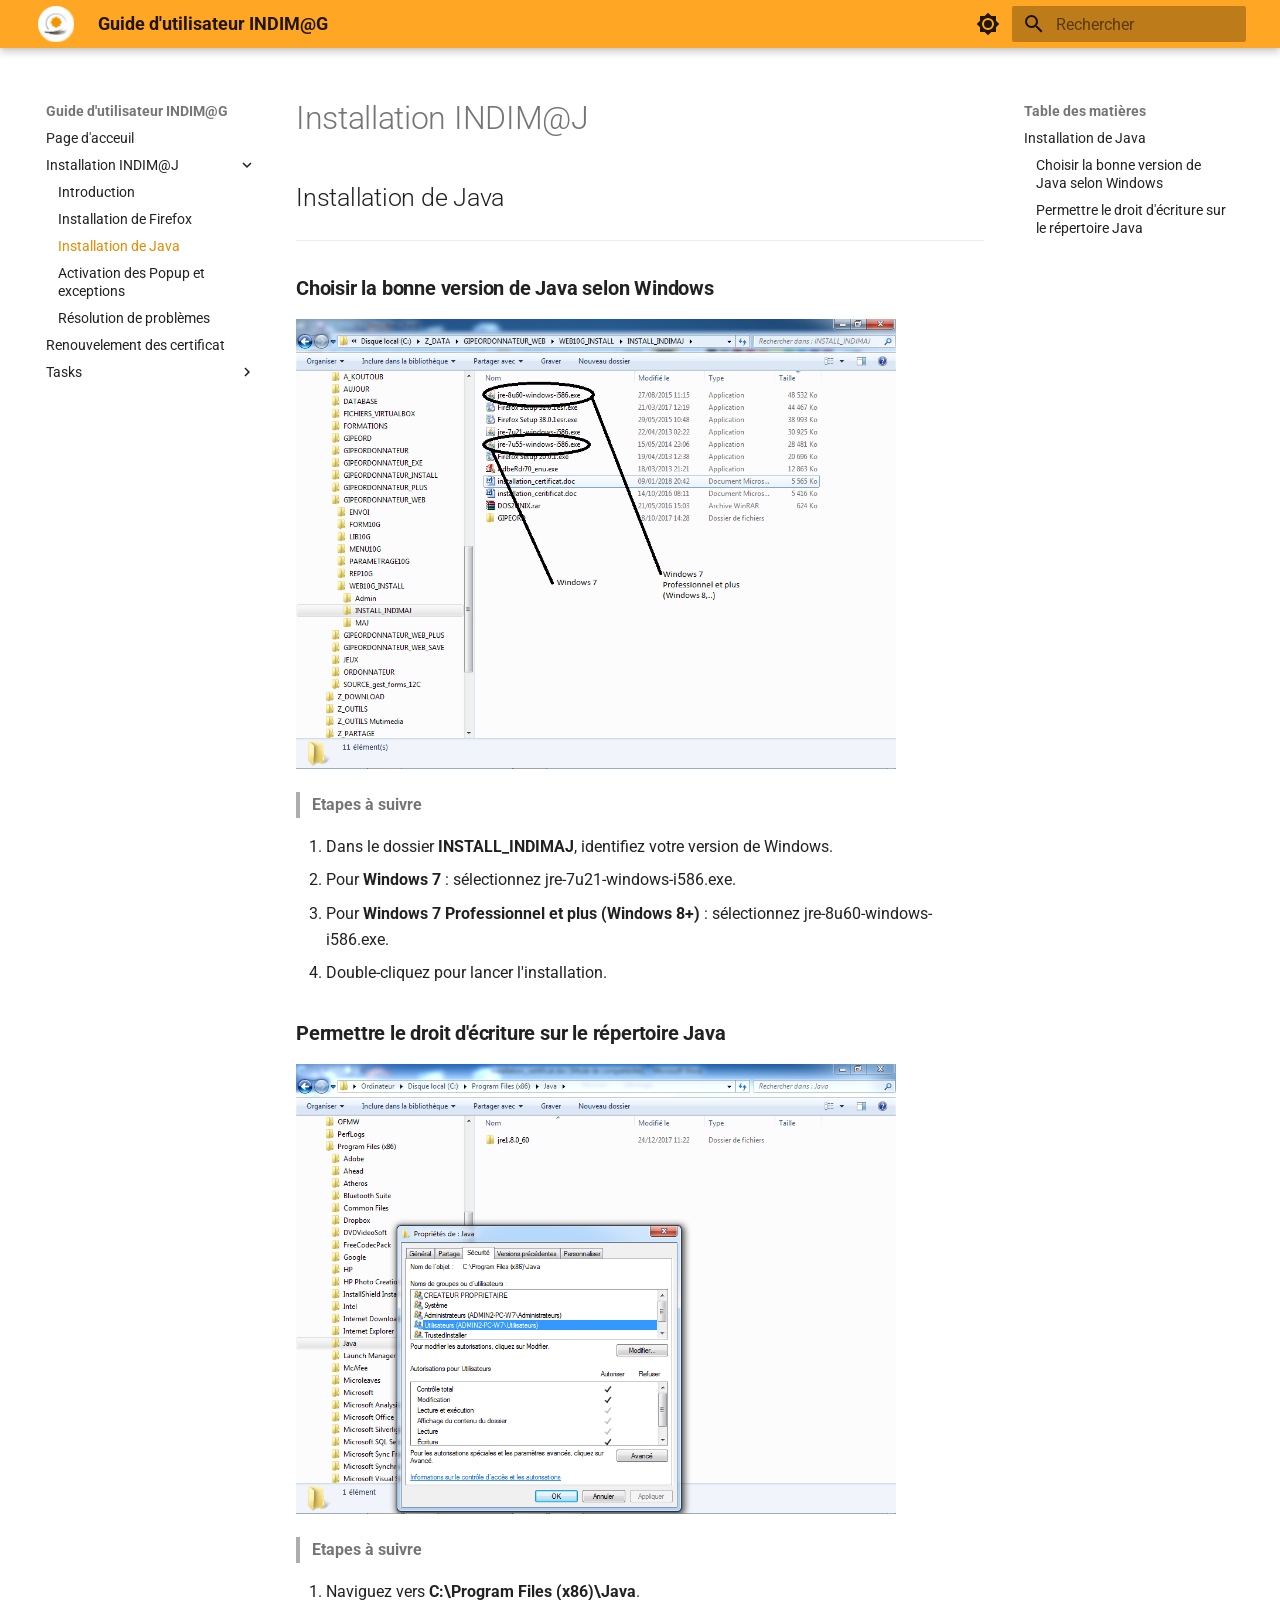
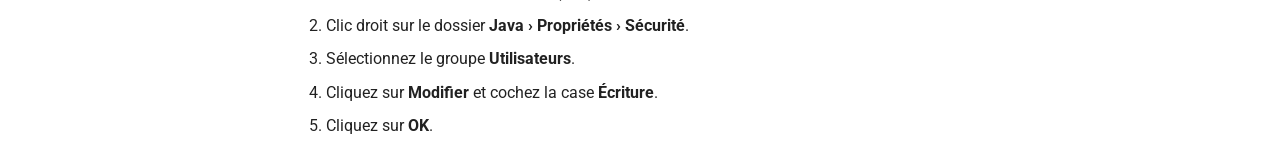
<file: installation/installation Java/index.html>
<!doctype html>
<html lang="fr" class="no-js">
  <head>
    
      <meta charset="utf-8">
      <meta name="viewport" content="width=device-width,initial-scale=1">
      
        <meta name="description" content="Step-by-step guide">
      
      
      
      
        <link rel="prev" href="../installation%20Firefox/">
      
      
        <link rel="next" href="../activation%20des%20Popup/">
      
      
      <link rel="icon" href="../../assets/images/favicon.png">
      <meta name="generator" content="mkdocs-1.6.1, mkdocs-material-9.5.50">
    
    
      
        <title>Installation de Java - Guide d'utilisateur INDIM@G</title>
      
    
    
      <link rel="stylesheet" href="../../assets/stylesheets/main.a40c8224.min.css">
      
        
        <link rel="stylesheet" href="../../assets/stylesheets/palette.06af60db.min.css">
      
      


    
    
      
    
    
      
        
        
        <link rel="preconnect" href="https://fonts.gstatic.com" crossorigin>
        <link rel="stylesheet" href="https://fonts.googleapis.com/css?family=Roboto:300,300i,400,400i,700,700i%7CRoboto+Mono:400,400i,700,700i&display=fallback">
        <style>:root{--md-text-font:"Roboto";--md-code-font:"Roboto Mono"}</style>
      
    
    
      <link rel="stylesheet" href="../../assets/extra.css">
    
    <script>__md_scope=new URL("../..",location),__md_hash=e=>[...e].reduce(((e,_)=>(e<<5)-e+_.charCodeAt(0)),0),__md_get=(e,_=localStorage,t=__md_scope)=>JSON.parse(_.getItem(t.pathname+"."+e)),__md_set=(e,_,t=localStorage,a=__md_scope)=>{try{t.setItem(a.pathname+"."+e,JSON.stringify(_))}catch(e){}}</script>
    
      

    
    
    
   <link href="../../assets/stylesheets/glightbox.min.css" rel="stylesheet"/><style>
    html.glightbox-open { overflow: initial; height: 100%; }
    .gslide-title { margin-top: 0px; user-select: text; }
    .gslide-desc { color: #666; user-select: text; }
    .gslide-image img { background: white; }
    .gscrollbar-fixer { padding-right: 15px; }
    .gdesc-inner { font-size: 0.75rem; }
    body[data-md-color-scheme="slate"] .gdesc-inner { background: var(--md-default-bg-color);}
    body[data-md-color-scheme="slate"] .gslide-title { color: var(--md-default-fg-color);}
    body[data-md-color-scheme="slate"] .gslide-desc { color: var(--md-default-fg-color);}</style> <script src="../../assets/javascripts/glightbox.min.js"></script></head>
  
  
    
    
      
    
    
    
    
    <body dir="ltr" data-md-color-scheme="default" data-md-color-primary="orange" data-md-color-accent="deep-orange">
  
    
    <input class="md-toggle" data-md-toggle="drawer" type="checkbox" id="__drawer" autocomplete="off">
    <input class="md-toggle" data-md-toggle="search" type="checkbox" id="__search" autocomplete="off">
    <label class="md-overlay" for="__drawer"></label>
    <div data-md-component="skip">
      
        
        <a href="#installation-indimj" class="md-skip">
          Aller au contenu
        </a>
      
    </div>
    <div data-md-component="announce">
      
    </div>
    
    
      

  

<header class="md-header md-header--shadow" data-md-component="header">
  <nav class="md-header__inner md-grid" aria-label="En-tête">
    <a href="../.." title="Guide d&#39;utilisateur INDIM@G" class="md-header__button md-logo" aria-label="Guide d'utilisateur INDIM@G" data-md-component="logo">
      
  <img src="../../assets/images/logo.png" alt="logo">

    </a>
    <label class="md-header__button md-icon" for="__drawer">
      
      <svg xmlns="http://www.w3.org/2000/svg" viewBox="0 0 24 24"><path d="M3 6h18v2H3zm0 5h18v2H3zm0 5h18v2H3z"/></svg>
    </label>
    <div class="md-header__title" data-md-component="header-title">
      <div class="md-header__ellipsis">
        <div class="md-header__topic">
          <span class="md-ellipsis">
            Guide d'utilisateur INDIM@G
          </span>
        </div>
        <div class="md-header__topic" data-md-component="header-topic">
          <span class="md-ellipsis">
            
              Installation de Java
            
          </span>
        </div>
      </div>
    </div>
    
      
        <form class="md-header__option" data-md-component="palette">
  
    
    
    
    <input class="md-option" data-md-color-media="" data-md-color-scheme="default" data-md-color-primary="orange" data-md-color-accent="deep-orange"  aria-label="Dark mode"  type="radio" name="__palette" id="__palette_0">
    
      <label class="md-header__button md-icon" title="Dark mode" for="__palette_1" hidden>
        <svg xmlns="http://www.w3.org/2000/svg" viewBox="0 0 24 24"><path d="M12 8a4 4 0 0 0-4 4 4 4 0 0 0 4 4 4 4 0 0 0 4-4 4 4 0 0 0-4-4m0 10a6 6 0 0 1-6-6 6 6 0 0 1 6-6 6 6 0 0 1 6 6 6 6 0 0 1-6 6m8-9.31V4h-4.69L12 .69 8.69 4H4v4.69L.69 12 4 15.31V20h4.69L12 23.31 15.31 20H20v-4.69L23.31 12z"/></svg>
      </label>
    
  
    
    
    
    <input class="md-option" data-md-color-media="" data-md-color-scheme="slate" data-md-color-primary="orange" data-md-color-accent="deep-orange"  aria-label="Light mode"  type="radio" name="__palette" id="__palette_1">
    
      <label class="md-header__button md-icon" title="Light mode" for="__palette_0" hidden>
        <svg xmlns="http://www.w3.org/2000/svg" viewBox="0 0 24 24"><path d="M12 18c-.89 0-1.74-.2-2.5-.55C11.56 16.5 13 14.42 13 12s-1.44-4.5-3.5-5.45C10.26 6.2 11.11 6 12 6a6 6 0 0 1 6 6 6 6 0 0 1-6 6m8-9.31V4h-4.69L12 .69 8.69 4H4v4.69L.69 12 4 15.31V20h4.69L12 23.31 15.31 20H20v-4.69L23.31 12z"/></svg>
      </label>
    
  
</form>
      
    
    
      <script>var palette=__md_get("__palette");if(palette&&palette.color){if("(prefers-color-scheme)"===palette.color.media){var media=matchMedia("(prefers-color-scheme: light)"),input=document.querySelector(media.matches?"[data-md-color-media='(prefers-color-scheme: light)']":"[data-md-color-media='(prefers-color-scheme: dark)']");palette.color.media=input.getAttribute("data-md-color-media"),palette.color.scheme=input.getAttribute("data-md-color-scheme"),palette.color.primary=input.getAttribute("data-md-color-primary"),palette.color.accent=input.getAttribute("data-md-color-accent")}for(var[key,value]of Object.entries(palette.color))document.body.setAttribute("data-md-color-"+key,value)}</script>
    
    
    
      <label class="md-header__button md-icon" for="__search">
        
        <svg xmlns="http://www.w3.org/2000/svg" viewBox="0 0 24 24"><path d="M9.5 3A6.5 6.5 0 0 1 16 9.5c0 1.61-.59 3.09-1.56 4.23l.27.27h.79l5 5-1.5 1.5-5-5v-.79l-.27-.27A6.52 6.52 0 0 1 9.5 16 6.5 6.5 0 0 1 3 9.5 6.5 6.5 0 0 1 9.5 3m0 2C7 5 5 7 5 9.5S7 14 9.5 14 14 12 14 9.5 12 5 9.5 5"/></svg>
      </label>
      <div class="md-search" data-md-component="search" role="dialog">
  <label class="md-search__overlay" for="__search"></label>
  <div class="md-search__inner" role="search">
    <form class="md-search__form" name="search">
      <input type="text" class="md-search__input" name="query" aria-label="Rechercher" placeholder="Rechercher" autocapitalize="off" autocorrect="off" autocomplete="off" spellcheck="false" data-md-component="search-query" required>
      <label class="md-search__icon md-icon" for="__search">
        
        <svg xmlns="http://www.w3.org/2000/svg" viewBox="0 0 24 24"><path d="M9.5 3A6.5 6.5 0 0 1 16 9.5c0 1.61-.59 3.09-1.56 4.23l.27.27h.79l5 5-1.5 1.5-5-5v-.79l-.27-.27A6.52 6.52 0 0 1 9.5 16 6.5 6.5 0 0 1 3 9.5 6.5 6.5 0 0 1 9.5 3m0 2C7 5 5 7 5 9.5S7 14 9.5 14 14 12 14 9.5 12 5 9.5 5"/></svg>
        
        <svg xmlns="http://www.w3.org/2000/svg" viewBox="0 0 24 24"><path d="M20 11v2H8l5.5 5.5-1.42 1.42L4.16 12l7.92-7.92L13.5 5.5 8 11z"/></svg>
      </label>
      <nav class="md-search__options" aria-label="Recherche">
        
        <button type="reset" class="md-search__icon md-icon" title="Effacer" aria-label="Effacer" tabindex="-1">
          
          <svg xmlns="http://www.w3.org/2000/svg" viewBox="0 0 24 24"><path d="M19 6.41 17.59 5 12 10.59 6.41 5 5 6.41 10.59 12 5 17.59 6.41 19 12 13.41 17.59 19 19 17.59 13.41 12z"/></svg>
        </button>
      </nav>
      
    </form>
    <div class="md-search__output">
      <div class="md-search__scrollwrap" tabindex="0" data-md-scrollfix>
        <div class="md-search-result" data-md-component="search-result">
          <div class="md-search-result__meta">
            Initialisation de la recherche
          </div>
          <ol class="md-search-result__list" role="presentation"></ol>
        </div>
      </div>
    </div>
  </div>
</div>
    
    
  </nav>
  
</header>
    
    <div class="md-container" data-md-component="container">
      
      
        
          
        
      
      <main class="md-main" data-md-component="main">
        <div class="md-main__inner md-grid">
          
            
              
              <div class="md-sidebar md-sidebar--primary" data-md-component="sidebar" data-md-type="navigation" >
                <div class="md-sidebar__scrollwrap">
                  <div class="md-sidebar__inner">
                    



<nav class="md-nav md-nav--primary" aria-label="Navigation" data-md-level="0">
  <label class="md-nav__title" for="__drawer">
    <a href="../.." title="Guide d&#39;utilisateur INDIM@G" class="md-nav__button md-logo" aria-label="Guide d'utilisateur INDIM@G" data-md-component="logo">
      
  <img src="../../assets/images/logo.png" alt="logo">

    </a>
    Guide d'utilisateur INDIM@G
  </label>
  
  <ul class="md-nav__list" data-md-scrollfix>
    
      
      
  
  
  
  
    <li class="md-nav__item">
      <a href="../.." class="md-nav__link">
        
  
  <span class="md-ellipsis">
    Page d'acceuil
  </span>
  

      </a>
    </li>
  

    
      
      
  
  
    
  
  
  
    
    
    
    
    <li class="md-nav__item md-nav__item--active md-nav__item--nested">
      
        
        
        <input class="md-nav__toggle md-toggle " type="checkbox" id="__nav_2" checked>
        
          
          <label class="md-nav__link" for="__nav_2" id="__nav_2_label" tabindex="0">
            
  
  <span class="md-ellipsis">
    Installation INDIM@J
  </span>
  

            <span class="md-nav__icon md-icon"></span>
          </label>
        
        <nav class="md-nav" data-md-level="1" aria-labelledby="__nav_2_label" aria-expanded="true">
          <label class="md-nav__title" for="__nav_2">
            <span class="md-nav__icon md-icon"></span>
            Installation INDIM@J
          </label>
          <ul class="md-nav__list" data-md-scrollfix>
            
              
                
  
  
  
  
    <li class="md-nav__item">
      <a href="../" class="md-nav__link">
        
  
  <span class="md-ellipsis">
    Introduction
  </span>
  

      </a>
    </li>
  

              
            
              
                
  
  
  
  
    <li class="md-nav__item">
      <a href="../installation%20Firefox/" class="md-nav__link">
        
  
  <span class="md-ellipsis">
    Installation de Firefox
  </span>
  

      </a>
    </li>
  

              
            
              
                
  
  
    
  
  
  
    <li class="md-nav__item md-nav__item--active">
      
      <input class="md-nav__toggle md-toggle" type="checkbox" id="__toc">
      
      
        
      
      
        <label class="md-nav__link md-nav__link--active" for="__toc">
          
  
  <span class="md-ellipsis">
    Installation de Java
  </span>
  

          <span class="md-nav__icon md-icon"></span>
        </label>
      
      <a href="./" class="md-nav__link md-nav__link--active">
        
  
  <span class="md-ellipsis">
    Installation de Java
  </span>
  

      </a>
      
        

<nav class="md-nav md-nav--secondary" aria-label="Table des matières">
  
  
  
    
  
  
    <label class="md-nav__title" for="__toc">
      <span class="md-nav__icon md-icon"></span>
      Table des matières
    </label>
    <ul class="md-nav__list" data-md-component="toc" data-md-scrollfix>
      
        <li class="md-nav__item">
  <a href="#installation-de-java" class="md-nav__link">
    <span class="md-ellipsis">
      Installation de Java
    </span>
  </a>
  
    <nav class="md-nav" aria-label="Installation de Java">
      <ul class="md-nav__list">
        
          <li class="md-nav__item">
  <a href="#choisir-la-bonne-version-de-java-selon-windows" class="md-nav__link">
    <span class="md-ellipsis">
      Choisir la bonne version de Java selon Windows
    </span>
  </a>
  
</li>
        
          <li class="md-nav__item">
  <a href="#permettre-le-droit-decriture-sur-le-repertoire-java" class="md-nav__link">
    <span class="md-ellipsis">
      Permettre le droit d'écriture sur le répertoire Java
    </span>
  </a>
  
</li>
        
      </ul>
    </nav>
  
</li>
      
    </ul>
  
</nav>
      
    </li>
  

              
            
              
                
  
  
  
  
    <li class="md-nav__item">
      <a href="../activation%20des%20Popup/" class="md-nav__link">
        
  
  <span class="md-ellipsis">
    Activation des Popup et exceptions
  </span>
  

      </a>
    </li>
  

              
            
              
                
  
  
  
  
    <li class="md-nav__item">
      <a href="../resolution%20de%20problemes/" class="md-nav__link">
        
  
  <span class="md-ellipsis">
    Résolution de problèmes
  </span>
  

      </a>
    </li>
  

              
            
          </ul>
        </nav>
      
    </li>
  

    
      
      
  
  
  
  
    <li class="md-nav__item">
      <a href="../../renouvelement%20certificat/" class="md-nav__link">
        
  
  <span class="md-ellipsis">
    Renouvelement des certificat
  </span>
  

      </a>
    </li>
  

    
      
      
  
  
  
  
    
    
    
    
    <li class="md-nav__item md-nav__item--nested">
      
        
        
        <input class="md-nav__toggle md-toggle " type="checkbox" id="__nav_4" >
        
          
          <label class="md-nav__link" for="__nav_4" id="__nav_4_label" tabindex="0">
            
  
  <span class="md-ellipsis">
    Tasks
  </span>
  

            <span class="md-nav__icon md-icon"></span>
          </label>
        
        <nav class="md-nav" data-md-level="1" aria-labelledby="__nav_4_label" aria-expanded="false">
          <label class="md-nav__title" for="__nav_4">
            <span class="md-nav__icon md-icon"></span>
            Tasks
          </label>
          <ul class="md-nav__list" data-md-scrollfix>
            
              
                
  
  
  
  
    <li class="md-nav__item">
      <a href="../../tasks/example-task/" class="md-nav__link">
        
  
  <span class="md-ellipsis">
    Example Task
  </span>
  

      </a>
    </li>
  

              
            
          </ul>
        </nav>
      
    </li>
  

    
  </ul>
</nav>
                  </div>
                </div>
              </div>
            
            
              
              <div class="md-sidebar md-sidebar--secondary" data-md-component="sidebar" data-md-type="toc" >
                <div class="md-sidebar__scrollwrap">
                  <div class="md-sidebar__inner">
                    

<nav class="md-nav md-nav--secondary" aria-label="Table des matières">
  
  
  
    
  
  
    <label class="md-nav__title" for="__toc">
      <span class="md-nav__icon md-icon"></span>
      Table des matières
    </label>
    <ul class="md-nav__list" data-md-component="toc" data-md-scrollfix>
      
        <li class="md-nav__item">
  <a href="#installation-de-java" class="md-nav__link">
    <span class="md-ellipsis">
      Installation de Java
    </span>
  </a>
  
    <nav class="md-nav" aria-label="Installation de Java">
      <ul class="md-nav__list">
        
          <li class="md-nav__item">
  <a href="#choisir-la-bonne-version-de-java-selon-windows" class="md-nav__link">
    <span class="md-ellipsis">
      Choisir la bonne version de Java selon Windows
    </span>
  </a>
  
</li>
        
          <li class="md-nav__item">
  <a href="#permettre-le-droit-decriture-sur-le-repertoire-java" class="md-nav__link">
    <span class="md-ellipsis">
      Permettre le droit d'écriture sur le répertoire Java
    </span>
  </a>
  
</li>
        
      </ul>
    </nav>
  
</li>
      
    </ul>
  
</nav>
                  </div>
                </div>
              </div>
            
          
          
            <div class="md-content" data-md-component="content">
              <article class="md-content__inner md-typeset">
                
                  

  
  


<h1 id="installation-indimj">Installation INDIM@J</h1>
<h2 id="installation-de-java">Installation de Java</h2>
<hr />
<h3 id="choisir-la-bonne-version-de-java-selon-windows"><strong>Choisir la bonne version de Java selon Windows</strong></h3>
<p><a class="glightbox" href="version.png" data-type="image" data-width="auto" data-height="auto" data-desc-position="bottom"><img alt="Version Java" src="version.png" width="600" /></a></p>
<blockquote>
<p><strong>Etapes à suivre</strong></p>
</blockquote>
<ol>
<li>Dans le dossier <strong>INSTALL_INDIMAJ</strong>, identifiez votre version de Windows.</li>
<li>Pour <strong>Windows 7</strong> : sélectionnez jre-7u21-windows-i586.exe.</li>
<li>Pour <strong>Windows 7 Professionnel et plus (Windows 8+)</strong> : sélectionnez jre-8u60-windows-i586.exe.</li>
<li>Double-cliquez pour lancer l'installation.</li>
</ol>
<h3 id="permettre-le-droit-decriture-sur-le-repertoire-java"><strong>Permettre le droit d'écriture sur le répertoire Java</strong></h3>
<p><a class="glightbox" href="permission.png" data-type="image" data-width="auto" data-height="auto" data-desc-position="bottom"><img alt="Permission" src="permission.png" width="600" /></a></p>
<blockquote>
<p><strong>Etapes à suivre</strong></p>
</blockquote>
<ol>
<li>Naviguez vers <strong>C:\Program Files (x86)\Java</strong>.</li>
<li>Clic droit sur le dossier <strong>Java › Propriétés › Sécurité</strong>.</li>
<li>Sélectionnez le groupe <strong>Utilisateurs</strong>.</li>
<li>Cliquez sur <strong>Modifier</strong> et cochez la case <strong>Écriture</strong>.</li>
<li>Cliquez sur <strong>OK</strong>.</li>
</ol>












                
              </article>
            </div>
          
          
<script>var target=document.getElementById(location.hash.slice(1));target&&target.name&&(target.checked=target.name.startsWith("__tabbed_"))</script>
        </div>
        
          <button type="button" class="md-top md-icon" data-md-component="top" hidden>
  
  <svg xmlns="http://www.w3.org/2000/svg" viewBox="0 0 24 24"><path d="M13 20h-2V8l-5.5 5.5-1.42-1.42L12 4.16l7.92 7.92-1.42 1.42L13 8z"/></svg>
  Retour en haut de la page
</button>
        
      </main>
      
        <footer class="md-footer">
  
  <div class="md-footer-meta md-typeset">
    <div class="md-footer-meta__inner md-grid">
      <div class="md-copyright">
  
  
    Made with
    <a href="https://squidfunk.github.io/mkdocs-material/" target="_blank" rel="noopener">
      Material for MkDocs
    </a>
  
</div>
      
    </div>
  </div>
</footer>
      
    </div>
    <div class="md-dialog" data-md-component="dialog">
      <div class="md-dialog__inner md-typeset"></div>
    </div>
    
      <div class="md-progress" data-md-component="progress" role="progressbar"></div>
    
    
    <script id="__config" type="application/json">{"base": "../..", "features": ["content.code.copy", "navigation.top", "search.highlight", "navigation.instant", "navigation.instant.progress"], "search": "../../assets/javascripts/workers/search.f8cc74c7.min.js", "translations": {"clipboard.copied": "Copi\u00e9 dans le presse-papier", "clipboard.copy": "Copier dans le presse-papier", "search.result.more.one": "1 de plus sur cette page", "search.result.more.other": "# de plus sur cette page", "search.result.none": "Aucun document trouv\u00e9", "search.result.one": "1 document trouv\u00e9", "search.result.other": "# documents trouv\u00e9s", "search.result.placeholder": "Taper pour d\u00e9marrer la recherche", "search.result.term.missing": "Non trouv\u00e9", "select.version": "S\u00e9lectionner la version"}}</script>
    
    
      <script src="../../assets/javascripts/bundle.60a45f97.min.js"></script>
      
    
  <script id="init-glightbox">const lightbox = GLightbox({"touchNavigation": true, "loop": false, "zoomable": true, "draggable": true, "openEffect": "zoom", "closeEffect": "zoom", "slideEffect": "slide"});
document$.subscribe(() => { lightbox.reload() });
</script></body>
</html>
</file>
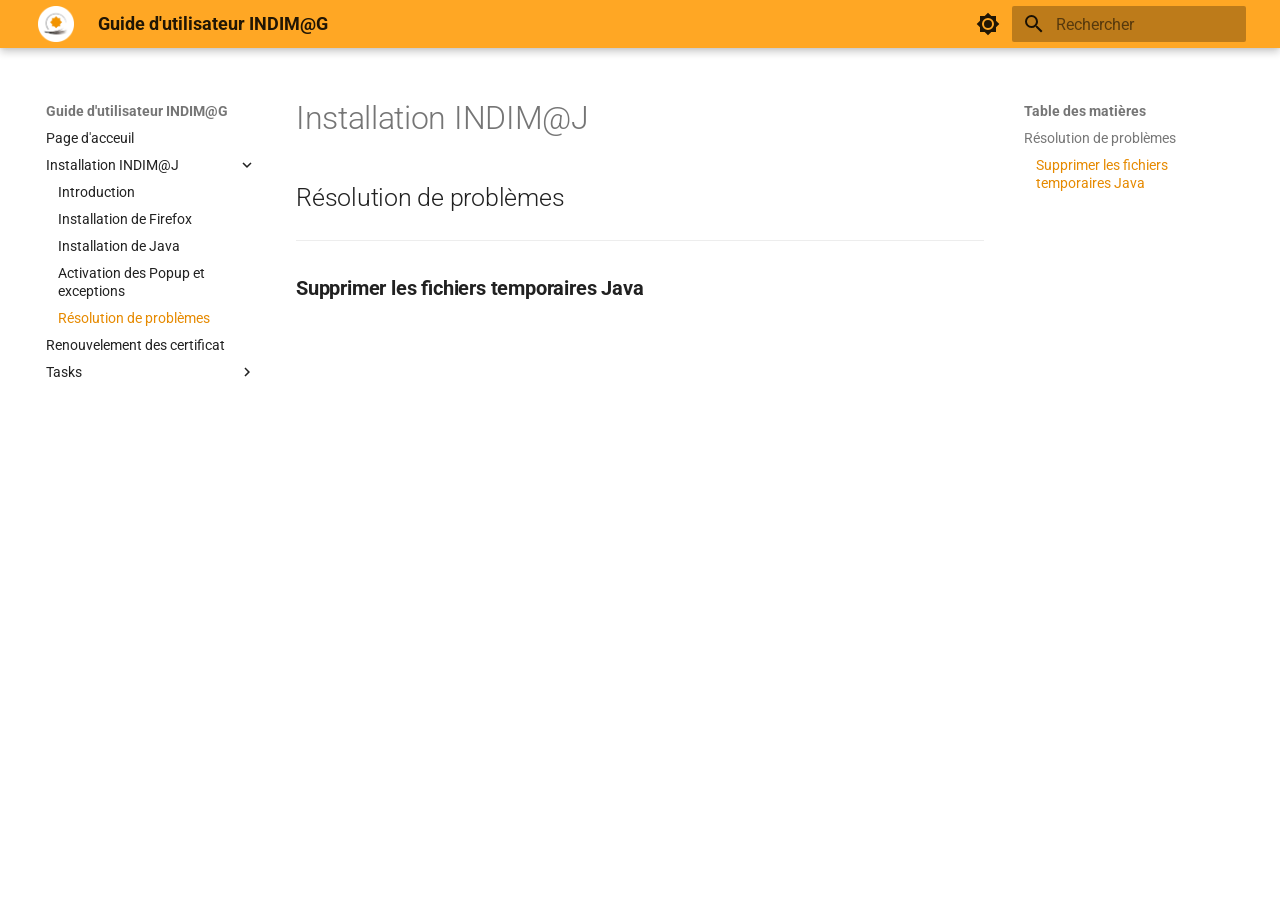
<file: installation/resolution de problemes/index.html>
<!doctype html>
<html lang="fr" class="no-js">
  <head>
    
      <meta charset="utf-8">
      <meta name="viewport" content="width=device-width,initial-scale=1">
      
        <meta name="description" content="Step-by-step guide">
      
      
      
      
        <link rel="prev" href="../activation%20des%20Popup/">
      
      
        <link rel="next" href="../../renouvelement%20certificat/">
      
      
      <link rel="icon" href="../../assets/images/favicon.png">
      <meta name="generator" content="mkdocs-1.6.1, mkdocs-material-9.5.50">
    
    
      
        <title>Résolution de problèmes - Guide d'utilisateur INDIM@G</title>
      
    
    
      <link rel="stylesheet" href="../../assets/stylesheets/main.a40c8224.min.css">
      
        
        <link rel="stylesheet" href="../../assets/stylesheets/palette.06af60db.min.css">
      
      


    
    
      
    
    
      
        
        
        <link rel="preconnect" href="https://fonts.gstatic.com" crossorigin>
        <link rel="stylesheet" href="https://fonts.googleapis.com/css?family=Roboto:300,300i,400,400i,700,700i%7CRoboto+Mono:400,400i,700,700i&display=fallback">
        <style>:root{--md-text-font:"Roboto";--md-code-font:"Roboto Mono"}</style>
      
    
    
      <link rel="stylesheet" href="../../assets/extra.css">
    
    <script>__md_scope=new URL("../..",location),__md_hash=e=>[...e].reduce(((e,_)=>(e<<5)-e+_.charCodeAt(0)),0),__md_get=(e,_=localStorage,t=__md_scope)=>JSON.parse(_.getItem(t.pathname+"."+e)),__md_set=(e,_,t=localStorage,a=__md_scope)=>{try{t.setItem(a.pathname+"."+e,JSON.stringify(_))}catch(e){}}</script>
    
      

    
    
    
   <link href="../../assets/stylesheets/glightbox.min.css" rel="stylesheet"/><style>
    html.glightbox-open { overflow: initial; height: 100%; }
    .gslide-title { margin-top: 0px; user-select: text; }
    .gslide-desc { color: #666; user-select: text; }
    .gslide-image img { background: white; }
    .gscrollbar-fixer { padding-right: 15px; }
    .gdesc-inner { font-size: 0.75rem; }
    body[data-md-color-scheme="slate"] .gdesc-inner { background: var(--md-default-bg-color);}
    body[data-md-color-scheme="slate"] .gslide-title { color: var(--md-default-fg-color);}
    body[data-md-color-scheme="slate"] .gslide-desc { color: var(--md-default-fg-color);}</style> <script src="../../assets/javascripts/glightbox.min.js"></script></head>
  
  
    
    
      
    
    
    
    
    <body dir="ltr" data-md-color-scheme="default" data-md-color-primary="orange" data-md-color-accent="deep-orange">
  
    
    <input class="md-toggle" data-md-toggle="drawer" type="checkbox" id="__drawer" autocomplete="off">
    <input class="md-toggle" data-md-toggle="search" type="checkbox" id="__search" autocomplete="off">
    <label class="md-overlay" for="__drawer"></label>
    <div data-md-component="skip">
      
        
        <a href="#installation-indimj" class="md-skip">
          Aller au contenu
        </a>
      
    </div>
    <div data-md-component="announce">
      
    </div>
    
    
      

  

<header class="md-header md-header--shadow" data-md-component="header">
  <nav class="md-header__inner md-grid" aria-label="En-tête">
    <a href="../.." title="Guide d&#39;utilisateur INDIM@G" class="md-header__button md-logo" aria-label="Guide d'utilisateur INDIM@G" data-md-component="logo">
      
  <img src="../../assets/images/logo.png" alt="logo">

    </a>
    <label class="md-header__button md-icon" for="__drawer">
      
      <svg xmlns="http://www.w3.org/2000/svg" viewBox="0 0 24 24"><path d="M3 6h18v2H3zm0 5h18v2H3zm0 5h18v2H3z"/></svg>
    </label>
    <div class="md-header__title" data-md-component="header-title">
      <div class="md-header__ellipsis">
        <div class="md-header__topic">
          <span class="md-ellipsis">
            Guide d'utilisateur INDIM@G
          </span>
        </div>
        <div class="md-header__topic" data-md-component="header-topic">
          <span class="md-ellipsis">
            
              Résolution de problèmes
            
          </span>
        </div>
      </div>
    </div>
    
      
        <form class="md-header__option" data-md-component="palette">
  
    
    
    
    <input class="md-option" data-md-color-media="" data-md-color-scheme="default" data-md-color-primary="orange" data-md-color-accent="deep-orange"  aria-label="Dark mode"  type="radio" name="__palette" id="__palette_0">
    
      <label class="md-header__button md-icon" title="Dark mode" for="__palette_1" hidden>
        <svg xmlns="http://www.w3.org/2000/svg" viewBox="0 0 24 24"><path d="M12 8a4 4 0 0 0-4 4 4 4 0 0 0 4 4 4 4 0 0 0 4-4 4 4 0 0 0-4-4m0 10a6 6 0 0 1-6-6 6 6 0 0 1 6-6 6 6 0 0 1 6 6 6 6 0 0 1-6 6m8-9.31V4h-4.69L12 .69 8.69 4H4v4.69L.69 12 4 15.31V20h4.69L12 23.31 15.31 20H20v-4.69L23.31 12z"/></svg>
      </label>
    
  
    
    
    
    <input class="md-option" data-md-color-media="" data-md-color-scheme="slate" data-md-color-primary="orange" data-md-color-accent="deep-orange"  aria-label="Light mode"  type="radio" name="__palette" id="__palette_1">
    
      <label class="md-header__button md-icon" title="Light mode" for="__palette_0" hidden>
        <svg xmlns="http://www.w3.org/2000/svg" viewBox="0 0 24 24"><path d="M12 18c-.89 0-1.74-.2-2.5-.55C11.56 16.5 13 14.42 13 12s-1.44-4.5-3.5-5.45C10.26 6.2 11.11 6 12 6a6 6 0 0 1 6 6 6 6 0 0 1-6 6m8-9.31V4h-4.69L12 .69 8.69 4H4v4.69L.69 12 4 15.31V20h4.69L12 23.31 15.31 20H20v-4.69L23.31 12z"/></svg>
      </label>
    
  
</form>
      
    
    
      <script>var palette=__md_get("__palette");if(palette&&palette.color){if("(prefers-color-scheme)"===palette.color.media){var media=matchMedia("(prefers-color-scheme: light)"),input=document.querySelector(media.matches?"[data-md-color-media='(prefers-color-scheme: light)']":"[data-md-color-media='(prefers-color-scheme: dark)']");palette.color.media=input.getAttribute("data-md-color-media"),palette.color.scheme=input.getAttribute("data-md-color-scheme"),palette.color.primary=input.getAttribute("data-md-color-primary"),palette.color.accent=input.getAttribute("data-md-color-accent")}for(var[key,value]of Object.entries(palette.color))document.body.setAttribute("data-md-color-"+key,value)}</script>
    
    
    
      <label class="md-header__button md-icon" for="__search">
        
        <svg xmlns="http://www.w3.org/2000/svg" viewBox="0 0 24 24"><path d="M9.5 3A6.5 6.5 0 0 1 16 9.5c0 1.61-.59 3.09-1.56 4.23l.27.27h.79l5 5-1.5 1.5-5-5v-.79l-.27-.27A6.52 6.52 0 0 1 9.5 16 6.5 6.5 0 0 1 3 9.5 6.5 6.5 0 0 1 9.5 3m0 2C7 5 5 7 5 9.5S7 14 9.5 14 14 12 14 9.5 12 5 9.5 5"/></svg>
      </label>
      <div class="md-search" data-md-component="search" role="dialog">
  <label class="md-search__overlay" for="__search"></label>
  <div class="md-search__inner" role="search">
    <form class="md-search__form" name="search">
      <input type="text" class="md-search__input" name="query" aria-label="Rechercher" placeholder="Rechercher" autocapitalize="off" autocorrect="off" autocomplete="off" spellcheck="false" data-md-component="search-query" required>
      <label class="md-search__icon md-icon" for="__search">
        
        <svg xmlns="http://www.w3.org/2000/svg" viewBox="0 0 24 24"><path d="M9.5 3A6.5 6.5 0 0 1 16 9.5c0 1.61-.59 3.09-1.56 4.23l.27.27h.79l5 5-1.5 1.5-5-5v-.79l-.27-.27A6.52 6.52 0 0 1 9.5 16 6.5 6.5 0 0 1 3 9.5 6.5 6.5 0 0 1 9.5 3m0 2C7 5 5 7 5 9.5S7 14 9.5 14 14 12 14 9.5 12 5 9.5 5"/></svg>
        
        <svg xmlns="http://www.w3.org/2000/svg" viewBox="0 0 24 24"><path d="M20 11v2H8l5.5 5.5-1.42 1.42L4.16 12l7.92-7.92L13.5 5.5 8 11z"/></svg>
      </label>
      <nav class="md-search__options" aria-label="Recherche">
        
        <button type="reset" class="md-search__icon md-icon" title="Effacer" aria-label="Effacer" tabindex="-1">
          
          <svg xmlns="http://www.w3.org/2000/svg" viewBox="0 0 24 24"><path d="M19 6.41 17.59 5 12 10.59 6.41 5 5 6.41 10.59 12 5 17.59 6.41 19 12 13.41 17.59 19 19 17.59 13.41 12z"/></svg>
        </button>
      </nav>
      
    </form>
    <div class="md-search__output">
      <div class="md-search__scrollwrap" tabindex="0" data-md-scrollfix>
        <div class="md-search-result" data-md-component="search-result">
          <div class="md-search-result__meta">
            Initialisation de la recherche
          </div>
          <ol class="md-search-result__list" role="presentation"></ol>
        </div>
      </div>
    </div>
  </div>
</div>
    
    
  </nav>
  
</header>
    
    <div class="md-container" data-md-component="container">
      
      
        
          
        
      
      <main class="md-main" data-md-component="main">
        <div class="md-main__inner md-grid">
          
            
              
              <div class="md-sidebar md-sidebar--primary" data-md-component="sidebar" data-md-type="navigation" >
                <div class="md-sidebar__scrollwrap">
                  <div class="md-sidebar__inner">
                    



<nav class="md-nav md-nav--primary" aria-label="Navigation" data-md-level="0">
  <label class="md-nav__title" for="__drawer">
    <a href="../.." title="Guide d&#39;utilisateur INDIM@G" class="md-nav__button md-logo" aria-label="Guide d'utilisateur INDIM@G" data-md-component="logo">
      
  <img src="../../assets/images/logo.png" alt="logo">

    </a>
    Guide d'utilisateur INDIM@G
  </label>
  
  <ul class="md-nav__list" data-md-scrollfix>
    
      
      
  
  
  
  
    <li class="md-nav__item">
      <a href="../.." class="md-nav__link">
        
  
  <span class="md-ellipsis">
    Page d'acceuil
  </span>
  

      </a>
    </li>
  

    
      
      
  
  
    
  
  
  
    
    
    
    
    <li class="md-nav__item md-nav__item--active md-nav__item--nested">
      
        
        
        <input class="md-nav__toggle md-toggle " type="checkbox" id="__nav_2" checked>
        
          
          <label class="md-nav__link" for="__nav_2" id="__nav_2_label" tabindex="0">
            
  
  <span class="md-ellipsis">
    Installation INDIM@J
  </span>
  

            <span class="md-nav__icon md-icon"></span>
          </label>
        
        <nav class="md-nav" data-md-level="1" aria-labelledby="__nav_2_label" aria-expanded="true">
          <label class="md-nav__title" for="__nav_2">
            <span class="md-nav__icon md-icon"></span>
            Installation INDIM@J
          </label>
          <ul class="md-nav__list" data-md-scrollfix>
            
              
                
  
  
  
  
    <li class="md-nav__item">
      <a href="../" class="md-nav__link">
        
  
  <span class="md-ellipsis">
    Introduction
  </span>
  

      </a>
    </li>
  

              
            
              
                
  
  
  
  
    <li class="md-nav__item">
      <a href="../installation%20Firefox/" class="md-nav__link">
        
  
  <span class="md-ellipsis">
    Installation de Firefox
  </span>
  

      </a>
    </li>
  

              
            
              
                
  
  
  
  
    <li class="md-nav__item">
      <a href="../installation%20Java/" class="md-nav__link">
        
  
  <span class="md-ellipsis">
    Installation de Java
  </span>
  

      </a>
    </li>
  

              
            
              
                
  
  
  
  
    <li class="md-nav__item">
      <a href="../activation%20des%20Popup/" class="md-nav__link">
        
  
  <span class="md-ellipsis">
    Activation des Popup et exceptions
  </span>
  

      </a>
    </li>
  

              
            
              
                
  
  
    
  
  
  
    <li class="md-nav__item md-nav__item--active">
      
      <input class="md-nav__toggle md-toggle" type="checkbox" id="__toc">
      
      
        
      
      
        <label class="md-nav__link md-nav__link--active" for="__toc">
          
  
  <span class="md-ellipsis">
    Résolution de problèmes
  </span>
  

          <span class="md-nav__icon md-icon"></span>
        </label>
      
      <a href="./" class="md-nav__link md-nav__link--active">
        
  
  <span class="md-ellipsis">
    Résolution de problèmes
  </span>
  

      </a>
      
        

<nav class="md-nav md-nav--secondary" aria-label="Table des matières">
  
  
  
    
  
  
    <label class="md-nav__title" for="__toc">
      <span class="md-nav__icon md-icon"></span>
      Table des matières
    </label>
    <ul class="md-nav__list" data-md-component="toc" data-md-scrollfix>
      
        <li class="md-nav__item">
  <a href="#resolution-de-problemes" class="md-nav__link">
    <span class="md-ellipsis">
      Résolution de problèmes
    </span>
  </a>
  
    <nav class="md-nav" aria-label="Résolution de problèmes">
      <ul class="md-nav__list">
        
          <li class="md-nav__item">
  <a href="#supprimer-les-fichiers-temporaires-java" class="md-nav__link">
    <span class="md-ellipsis">
      Supprimer les fichiers temporaires Java
    </span>
  </a>
  
</li>
        
      </ul>
    </nav>
  
</li>
      
    </ul>
  
</nav>
      
    </li>
  

              
            
          </ul>
        </nav>
      
    </li>
  

    
      
      
  
  
  
  
    <li class="md-nav__item">
      <a href="../../renouvelement%20certificat/" class="md-nav__link">
        
  
  <span class="md-ellipsis">
    Renouvelement des certificat
  </span>
  

      </a>
    </li>
  

    
      
      
  
  
  
  
    
    
    
    
    <li class="md-nav__item md-nav__item--nested">
      
        
        
        <input class="md-nav__toggle md-toggle " type="checkbox" id="__nav_4" >
        
          
          <label class="md-nav__link" for="__nav_4" id="__nav_4_label" tabindex="0">
            
  
  <span class="md-ellipsis">
    Tasks
  </span>
  

            <span class="md-nav__icon md-icon"></span>
          </label>
        
        <nav class="md-nav" data-md-level="1" aria-labelledby="__nav_4_label" aria-expanded="false">
          <label class="md-nav__title" for="__nav_4">
            <span class="md-nav__icon md-icon"></span>
            Tasks
          </label>
          <ul class="md-nav__list" data-md-scrollfix>
            
              
                
  
  
  
  
    <li class="md-nav__item">
      <a href="../../tasks/example-task/" class="md-nav__link">
        
  
  <span class="md-ellipsis">
    Example Task
  </span>
  

      </a>
    </li>
  

              
            
          </ul>
        </nav>
      
    </li>
  

    
  </ul>
</nav>
                  </div>
                </div>
              </div>
            
            
              
              <div class="md-sidebar md-sidebar--secondary" data-md-component="sidebar" data-md-type="toc" >
                <div class="md-sidebar__scrollwrap">
                  <div class="md-sidebar__inner">
                    

<nav class="md-nav md-nav--secondary" aria-label="Table des matières">
  
  
  
    
  
  
    <label class="md-nav__title" for="__toc">
      <span class="md-nav__icon md-icon"></span>
      Table des matières
    </label>
    <ul class="md-nav__list" data-md-component="toc" data-md-scrollfix>
      
        <li class="md-nav__item">
  <a href="#resolution-de-problemes" class="md-nav__link">
    <span class="md-ellipsis">
      Résolution de problèmes
    </span>
  </a>
  
    <nav class="md-nav" aria-label="Résolution de problèmes">
      <ul class="md-nav__list">
        
          <li class="md-nav__item">
  <a href="#supprimer-les-fichiers-temporaires-java" class="md-nav__link">
    <span class="md-ellipsis">
      Supprimer les fichiers temporaires Java
    </span>
  </a>
  
</li>
        
      </ul>
    </nav>
  
</li>
      
    </ul>
  
</nav>
                  </div>
                </div>
              </div>
            
          
          
            <div class="md-content" data-md-component="content">
              <article class="md-content__inner md-typeset">
                
                  

  
  


<h1 id="installation-indimj">Installation INDIM@J</h1>
<h2 id="resolution-de-problemes">Résolution de problèmes</h2>
<hr />
<h3 id="supprimer-les-fichiers-temporaires-java"><strong>Supprimer les fichiers temporaires Java</strong></h3>












                
              </article>
            </div>
          
          
<script>var target=document.getElementById(location.hash.slice(1));target&&target.name&&(target.checked=target.name.startsWith("__tabbed_"))</script>
        </div>
        
          <button type="button" class="md-top md-icon" data-md-component="top" hidden>
  
  <svg xmlns="http://www.w3.org/2000/svg" viewBox="0 0 24 24"><path d="M13 20h-2V8l-5.5 5.5-1.42-1.42L12 4.16l7.92 7.92-1.42 1.42L13 8z"/></svg>
  Retour en haut de la page
</button>
        
      </main>
      
        <footer class="md-footer">
  
  <div class="md-footer-meta md-typeset">
    <div class="md-footer-meta__inner md-grid">
      <div class="md-copyright">
  
  
    Made with
    <a href="https://squidfunk.github.io/mkdocs-material/" target="_blank" rel="noopener">
      Material for MkDocs
    </a>
  
</div>
      
    </div>
  </div>
</footer>
      
    </div>
    <div class="md-dialog" data-md-component="dialog">
      <div class="md-dialog__inner md-typeset"></div>
    </div>
    
      <div class="md-progress" data-md-component="progress" role="progressbar"></div>
    
    
    <script id="__config" type="application/json">{"base": "../..", "features": ["content.code.copy", "navigation.top", "search.highlight", "navigation.instant", "navigation.instant.progress"], "search": "../../assets/javascripts/workers/search.f8cc74c7.min.js", "translations": {"clipboard.copied": "Copi\u00e9 dans le presse-papier", "clipboard.copy": "Copier dans le presse-papier", "search.result.more.one": "1 de plus sur cette page", "search.result.more.other": "# de plus sur cette page", "search.result.none": "Aucun document trouv\u00e9", "search.result.one": "1 document trouv\u00e9", "search.result.other": "# documents trouv\u00e9s", "search.result.placeholder": "Taper pour d\u00e9marrer la recherche", "search.result.term.missing": "Non trouv\u00e9", "select.version": "S\u00e9lectionner la version"}}</script>
    
    
      <script src="../../assets/javascripts/bundle.60a45f97.min.js"></script>
      
    
  <script id="init-glightbox">const lightbox = GLightbox({"touchNavigation": true, "loop": false, "zoomable": true, "draggable": true, "openEffect": "zoom", "closeEffect": "zoom", "slideEffect": "slide"});
document$.subscribe(() => { lightbox.reload() });
</script></body>
</html>
</file>
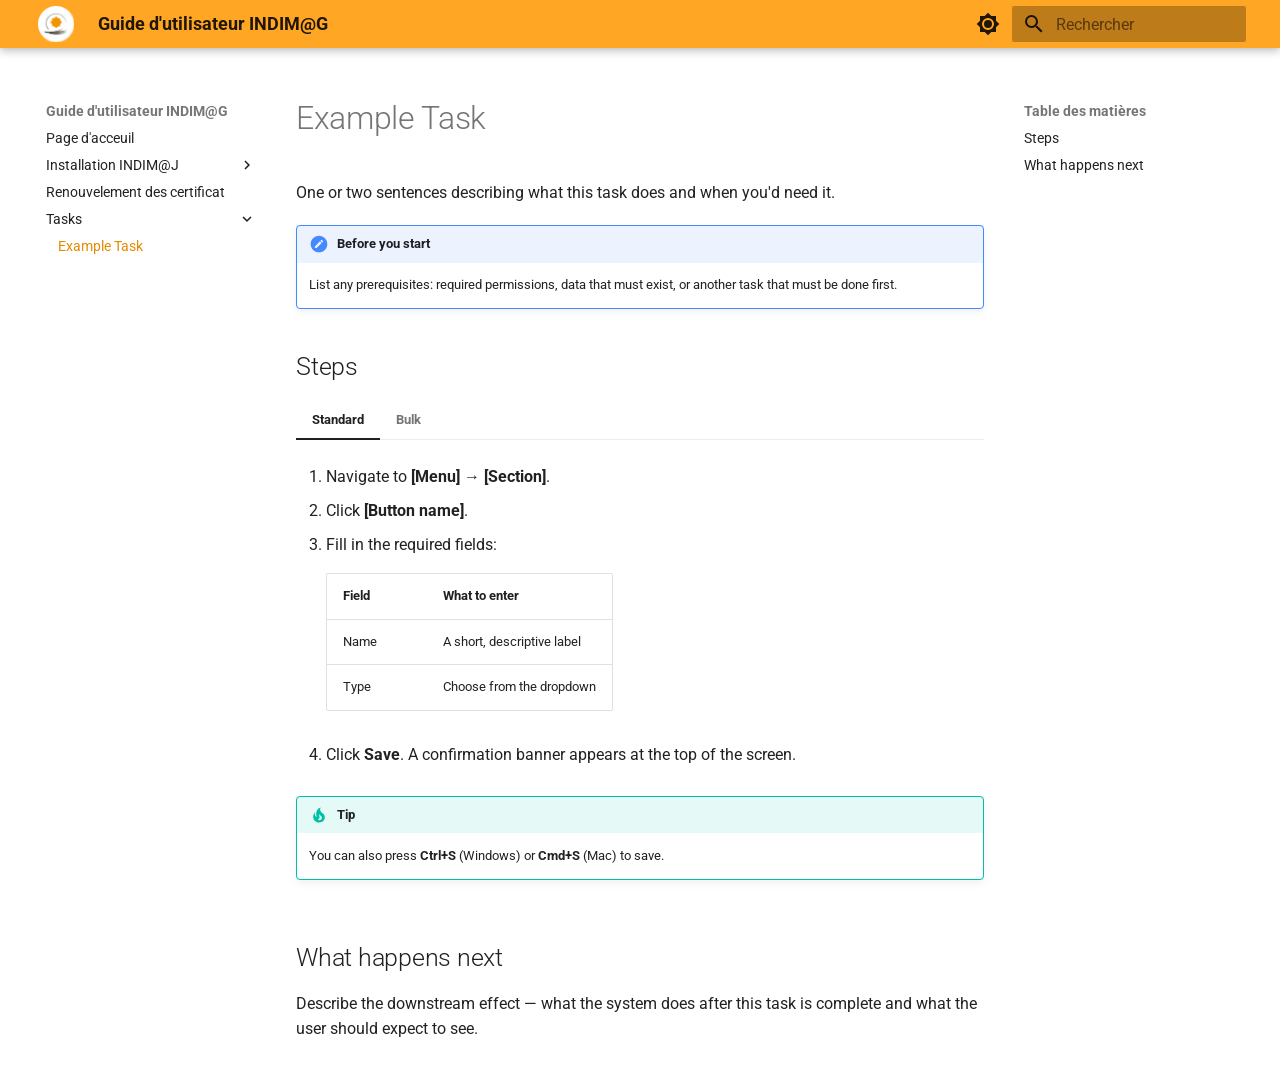
<file: tasks/example-task/index.html>
<!doctype html>
<html lang="fr" class="no-js">
  <head>
    
      <meta charset="utf-8">
      <meta name="viewport" content="width=device-width,initial-scale=1">
      
        <meta name="description" content="Step-by-step guide">
      
      
      
      
        <link rel="prev" href="../../renouvelement%20certificat/">
      
      
      
      <link rel="icon" href="../../assets/images/favicon.png">
      <meta name="generator" content="mkdocs-1.6.1, mkdocs-material-9.5.50">
    
    
      
        <title>Example Task - Guide d'utilisateur INDIM@G</title>
      
    
    
      <link rel="stylesheet" href="../../assets/stylesheets/main.a40c8224.min.css">
      
        
        <link rel="stylesheet" href="../../assets/stylesheets/palette.06af60db.min.css">
      
      


    
    
      
    
    
      
        
        
        <link rel="preconnect" href="https://fonts.gstatic.com" crossorigin>
        <link rel="stylesheet" href="https://fonts.googleapis.com/css?family=Roboto:300,300i,400,400i,700,700i%7CRoboto+Mono:400,400i,700,700i&display=fallback">
        <style>:root{--md-text-font:"Roboto";--md-code-font:"Roboto Mono"}</style>
      
    
    
      <link rel="stylesheet" href="../../assets/extra.css">
    
    <script>__md_scope=new URL("../..",location),__md_hash=e=>[...e].reduce(((e,_)=>(e<<5)-e+_.charCodeAt(0)),0),__md_get=(e,_=localStorage,t=__md_scope)=>JSON.parse(_.getItem(t.pathname+"."+e)),__md_set=(e,_,t=localStorage,a=__md_scope)=>{try{t.setItem(a.pathname+"."+e,JSON.stringify(_))}catch(e){}}</script>
    
      

    
    
    
   <link href="../../assets/stylesheets/glightbox.min.css" rel="stylesheet"/><style>
    html.glightbox-open { overflow: initial; height: 100%; }
    .gslide-title { margin-top: 0px; user-select: text; }
    .gslide-desc { color: #666; user-select: text; }
    .gslide-image img { background: white; }
    .gscrollbar-fixer { padding-right: 15px; }
    .gdesc-inner { font-size: 0.75rem; }
    body[data-md-color-scheme="slate"] .gdesc-inner { background: var(--md-default-bg-color);}
    body[data-md-color-scheme="slate"] .gslide-title { color: var(--md-default-fg-color);}
    body[data-md-color-scheme="slate"] .gslide-desc { color: var(--md-default-fg-color);}</style> <script src="../../assets/javascripts/glightbox.min.js"></script></head>
  
  
    
    
      
    
    
    
    
    <body dir="ltr" data-md-color-scheme="default" data-md-color-primary="orange" data-md-color-accent="deep-orange">
  
    
    <input class="md-toggle" data-md-toggle="drawer" type="checkbox" id="__drawer" autocomplete="off">
    <input class="md-toggle" data-md-toggle="search" type="checkbox" id="__search" autocomplete="off">
    <label class="md-overlay" for="__drawer"></label>
    <div data-md-component="skip">
      
        
        <a href="#example-task" class="md-skip">
          Aller au contenu
        </a>
      
    </div>
    <div data-md-component="announce">
      
    </div>
    
    
      

  

<header class="md-header md-header--shadow" data-md-component="header">
  <nav class="md-header__inner md-grid" aria-label="En-tête">
    <a href="../.." title="Guide d&#39;utilisateur INDIM@G" class="md-header__button md-logo" aria-label="Guide d'utilisateur INDIM@G" data-md-component="logo">
      
  <img src="../../assets/images/logo.png" alt="logo">

    </a>
    <label class="md-header__button md-icon" for="__drawer">
      
      <svg xmlns="http://www.w3.org/2000/svg" viewBox="0 0 24 24"><path d="M3 6h18v2H3zm0 5h18v2H3zm0 5h18v2H3z"/></svg>
    </label>
    <div class="md-header__title" data-md-component="header-title">
      <div class="md-header__ellipsis">
        <div class="md-header__topic">
          <span class="md-ellipsis">
            Guide d'utilisateur INDIM@G
          </span>
        </div>
        <div class="md-header__topic" data-md-component="header-topic">
          <span class="md-ellipsis">
            
              Example Task
            
          </span>
        </div>
      </div>
    </div>
    
      
        <form class="md-header__option" data-md-component="palette">
  
    
    
    
    <input class="md-option" data-md-color-media="" data-md-color-scheme="default" data-md-color-primary="orange" data-md-color-accent="deep-orange"  aria-label="Dark mode"  type="radio" name="__palette" id="__palette_0">
    
      <label class="md-header__button md-icon" title="Dark mode" for="__palette_1" hidden>
        <svg xmlns="http://www.w3.org/2000/svg" viewBox="0 0 24 24"><path d="M12 8a4 4 0 0 0-4 4 4 4 0 0 0 4 4 4 4 0 0 0 4-4 4 4 0 0 0-4-4m0 10a6 6 0 0 1-6-6 6 6 0 0 1 6-6 6 6 0 0 1 6 6 6 6 0 0 1-6 6m8-9.31V4h-4.69L12 .69 8.69 4H4v4.69L.69 12 4 15.31V20h4.69L12 23.31 15.31 20H20v-4.69L23.31 12z"/></svg>
      </label>
    
  
    
    
    
    <input class="md-option" data-md-color-media="" data-md-color-scheme="slate" data-md-color-primary="orange" data-md-color-accent="deep-orange"  aria-label="Light mode"  type="radio" name="__palette" id="__palette_1">
    
      <label class="md-header__button md-icon" title="Light mode" for="__palette_0" hidden>
        <svg xmlns="http://www.w3.org/2000/svg" viewBox="0 0 24 24"><path d="M12 18c-.89 0-1.74-.2-2.5-.55C11.56 16.5 13 14.42 13 12s-1.44-4.5-3.5-5.45C10.26 6.2 11.11 6 12 6a6 6 0 0 1 6 6 6 6 0 0 1-6 6m8-9.31V4h-4.69L12 .69 8.69 4H4v4.69L.69 12 4 15.31V20h4.69L12 23.31 15.31 20H20v-4.69L23.31 12z"/></svg>
      </label>
    
  
</form>
      
    
    
      <script>var palette=__md_get("__palette");if(palette&&palette.color){if("(prefers-color-scheme)"===palette.color.media){var media=matchMedia("(prefers-color-scheme: light)"),input=document.querySelector(media.matches?"[data-md-color-media='(prefers-color-scheme: light)']":"[data-md-color-media='(prefers-color-scheme: dark)']");palette.color.media=input.getAttribute("data-md-color-media"),palette.color.scheme=input.getAttribute("data-md-color-scheme"),palette.color.primary=input.getAttribute("data-md-color-primary"),palette.color.accent=input.getAttribute("data-md-color-accent")}for(var[key,value]of Object.entries(palette.color))document.body.setAttribute("data-md-color-"+key,value)}</script>
    
    
    
      <label class="md-header__button md-icon" for="__search">
        
        <svg xmlns="http://www.w3.org/2000/svg" viewBox="0 0 24 24"><path d="M9.5 3A6.5 6.5 0 0 1 16 9.5c0 1.61-.59 3.09-1.56 4.23l.27.27h.79l5 5-1.5 1.5-5-5v-.79l-.27-.27A6.52 6.52 0 0 1 9.5 16 6.5 6.5 0 0 1 3 9.5 6.5 6.5 0 0 1 9.5 3m0 2C7 5 5 7 5 9.5S7 14 9.5 14 14 12 14 9.5 12 5 9.5 5"/></svg>
      </label>
      <div class="md-search" data-md-component="search" role="dialog">
  <label class="md-search__overlay" for="__search"></label>
  <div class="md-search__inner" role="search">
    <form class="md-search__form" name="search">
      <input type="text" class="md-search__input" name="query" aria-label="Rechercher" placeholder="Rechercher" autocapitalize="off" autocorrect="off" autocomplete="off" spellcheck="false" data-md-component="search-query" required>
      <label class="md-search__icon md-icon" for="__search">
        
        <svg xmlns="http://www.w3.org/2000/svg" viewBox="0 0 24 24"><path d="M9.5 3A6.5 6.5 0 0 1 16 9.5c0 1.61-.59 3.09-1.56 4.23l.27.27h.79l5 5-1.5 1.5-5-5v-.79l-.27-.27A6.52 6.52 0 0 1 9.5 16 6.5 6.5 0 0 1 3 9.5 6.5 6.5 0 0 1 9.5 3m0 2C7 5 5 7 5 9.5S7 14 9.5 14 14 12 14 9.5 12 5 9.5 5"/></svg>
        
        <svg xmlns="http://www.w3.org/2000/svg" viewBox="0 0 24 24"><path d="M20 11v2H8l5.5 5.5-1.42 1.42L4.16 12l7.92-7.92L13.5 5.5 8 11z"/></svg>
      </label>
      <nav class="md-search__options" aria-label="Recherche">
        
        <button type="reset" class="md-search__icon md-icon" title="Effacer" aria-label="Effacer" tabindex="-1">
          
          <svg xmlns="http://www.w3.org/2000/svg" viewBox="0 0 24 24"><path d="M19 6.41 17.59 5 12 10.59 6.41 5 5 6.41 10.59 12 5 17.59 6.41 19 12 13.41 17.59 19 19 17.59 13.41 12z"/></svg>
        </button>
      </nav>
      
    </form>
    <div class="md-search__output">
      <div class="md-search__scrollwrap" tabindex="0" data-md-scrollfix>
        <div class="md-search-result" data-md-component="search-result">
          <div class="md-search-result__meta">
            Initialisation de la recherche
          </div>
          <ol class="md-search-result__list" role="presentation"></ol>
        </div>
      </div>
    </div>
  </div>
</div>
    
    
  </nav>
  
</header>
    
    <div class="md-container" data-md-component="container">
      
      
        
          
        
      
      <main class="md-main" data-md-component="main">
        <div class="md-main__inner md-grid">
          
            
              
              <div class="md-sidebar md-sidebar--primary" data-md-component="sidebar" data-md-type="navigation" >
                <div class="md-sidebar__scrollwrap">
                  <div class="md-sidebar__inner">
                    



<nav class="md-nav md-nav--primary" aria-label="Navigation" data-md-level="0">
  <label class="md-nav__title" for="__drawer">
    <a href="../.." title="Guide d&#39;utilisateur INDIM@G" class="md-nav__button md-logo" aria-label="Guide d'utilisateur INDIM@G" data-md-component="logo">
      
  <img src="../../assets/images/logo.png" alt="logo">

    </a>
    Guide d'utilisateur INDIM@G
  </label>
  
  <ul class="md-nav__list" data-md-scrollfix>
    
      
      
  
  
  
  
    <li class="md-nav__item">
      <a href="../.." class="md-nav__link">
        
  
  <span class="md-ellipsis">
    Page d'acceuil
  </span>
  

      </a>
    </li>
  

    
      
      
  
  
  
  
    
    
    
    
    <li class="md-nav__item md-nav__item--nested">
      
        
        
        <input class="md-nav__toggle md-toggle " type="checkbox" id="__nav_2" >
        
          
          <label class="md-nav__link" for="__nav_2" id="__nav_2_label" tabindex="0">
            
  
  <span class="md-ellipsis">
    Installation INDIM@J
  </span>
  

            <span class="md-nav__icon md-icon"></span>
          </label>
        
        <nav class="md-nav" data-md-level="1" aria-labelledby="__nav_2_label" aria-expanded="false">
          <label class="md-nav__title" for="__nav_2">
            <span class="md-nav__icon md-icon"></span>
            Installation INDIM@J
          </label>
          <ul class="md-nav__list" data-md-scrollfix>
            
              
                
  
  
  
  
    <li class="md-nav__item">
      <a href="../../installation/" class="md-nav__link">
        
  
  <span class="md-ellipsis">
    Introduction
  </span>
  

      </a>
    </li>
  

              
            
              
                
  
  
  
  
    <li class="md-nav__item">
      <a href="../../installation/installation%20Firefox/" class="md-nav__link">
        
  
  <span class="md-ellipsis">
    Installation de Firefox
  </span>
  

      </a>
    </li>
  

              
            
              
                
  
  
  
  
    <li class="md-nav__item">
      <a href="../../installation/installation%20Java/" class="md-nav__link">
        
  
  <span class="md-ellipsis">
    Installation de Java
  </span>
  

      </a>
    </li>
  

              
            
              
                
  
  
  
  
    <li class="md-nav__item">
      <a href="../../installation/activation%20des%20Popup/" class="md-nav__link">
        
  
  <span class="md-ellipsis">
    Activation des Popup et exceptions
  </span>
  

      </a>
    </li>
  

              
            
              
                
  
  
  
  
    <li class="md-nav__item">
      <a href="../../installation/resolution%20de%20problemes/" class="md-nav__link">
        
  
  <span class="md-ellipsis">
    Résolution de problèmes
  </span>
  

      </a>
    </li>
  

              
            
          </ul>
        </nav>
      
    </li>
  

    
      
      
  
  
  
  
    <li class="md-nav__item">
      <a href="../../renouvelement%20certificat/" class="md-nav__link">
        
  
  <span class="md-ellipsis">
    Renouvelement des certificat
  </span>
  

      </a>
    </li>
  

    
      
      
  
  
    
  
  
  
    
    
    
    
    <li class="md-nav__item md-nav__item--active md-nav__item--nested">
      
        
        
        <input class="md-nav__toggle md-toggle " type="checkbox" id="__nav_4" checked>
        
          
          <label class="md-nav__link" for="__nav_4" id="__nav_4_label" tabindex="0">
            
  
  <span class="md-ellipsis">
    Tasks
  </span>
  

            <span class="md-nav__icon md-icon"></span>
          </label>
        
        <nav class="md-nav" data-md-level="1" aria-labelledby="__nav_4_label" aria-expanded="true">
          <label class="md-nav__title" for="__nav_4">
            <span class="md-nav__icon md-icon"></span>
            Tasks
          </label>
          <ul class="md-nav__list" data-md-scrollfix>
            
              
                
  
  
    
  
  
  
    <li class="md-nav__item md-nav__item--active">
      
      <input class="md-nav__toggle md-toggle" type="checkbox" id="__toc">
      
      
        
      
      
        <label class="md-nav__link md-nav__link--active" for="__toc">
          
  
  <span class="md-ellipsis">
    Example Task
  </span>
  

          <span class="md-nav__icon md-icon"></span>
        </label>
      
      <a href="./" class="md-nav__link md-nav__link--active">
        
  
  <span class="md-ellipsis">
    Example Task
  </span>
  

      </a>
      
        

<nav class="md-nav md-nav--secondary" aria-label="Table des matières">
  
  
  
    
  
  
    <label class="md-nav__title" for="__toc">
      <span class="md-nav__icon md-icon"></span>
      Table des matières
    </label>
    <ul class="md-nav__list" data-md-component="toc" data-md-scrollfix>
      
        <li class="md-nav__item">
  <a href="#steps" class="md-nav__link">
    <span class="md-ellipsis">
      Steps
    </span>
  </a>
  
</li>
      
        <li class="md-nav__item">
  <a href="#what-happens-next" class="md-nav__link">
    <span class="md-ellipsis">
      What happens next
    </span>
  </a>
  
</li>
      
    </ul>
  
</nav>
      
    </li>
  

              
            
          </ul>
        </nav>
      
    </li>
  

    
  </ul>
</nav>
                  </div>
                </div>
              </div>
            
            
              
              <div class="md-sidebar md-sidebar--secondary" data-md-component="sidebar" data-md-type="toc" >
                <div class="md-sidebar__scrollwrap">
                  <div class="md-sidebar__inner">
                    

<nav class="md-nav md-nav--secondary" aria-label="Table des matières">
  
  
  
    
  
  
    <label class="md-nav__title" for="__toc">
      <span class="md-nav__icon md-icon"></span>
      Table des matières
    </label>
    <ul class="md-nav__list" data-md-component="toc" data-md-scrollfix>
      
        <li class="md-nav__item">
  <a href="#steps" class="md-nav__link">
    <span class="md-ellipsis">
      Steps
    </span>
  </a>
  
</li>
      
        <li class="md-nav__item">
  <a href="#what-happens-next" class="md-nav__link">
    <span class="md-ellipsis">
      What happens next
    </span>
  </a>
  
</li>
      
    </ul>
  
</nav>
                  </div>
                </div>
              </div>
            
          
          
            <div class="md-content" data-md-component="content">
              <article class="md-content__inner md-typeset">
                
                  

  
  


<h1 id="example-task">Example Task</h1>
<p>One or two sentences describing what this task does and when you'd need it.</p>
<div class="admonition note">
<p class="admonition-title">Before you start</p>
<p>List any prerequisites: required permissions, data that must exist, or another task that must be done first.</p>
</div>
<h2 id="steps">Steps</h2>
<div class="tabbed-set tabbed-alternate" data-tabs="1:2"><input checked="checked" id="__tabbed_1_1" name="__tabbed_1" type="radio" /><input id="__tabbed_1_2" name="__tabbed_1" type="radio" /><div class="tabbed-labels"><label for="__tabbed_1_1">Standard</label><label for="__tabbed_1_2">Bulk</label></div>
<div class="tabbed-content">
<div class="tabbed-block">
<ol>
<li>
<p>Navigate to <strong>[Menu] → [Section]</strong>.</p>
</li>
<li>
<p>Click <strong>[Button name]</strong>.</p>
</li>
<li>
<p>Fill in the required fields:</p>
<table>
<thead>
<tr>
<th>Field</th>
<th>What to enter</th>
</tr>
</thead>
<tbody>
<tr>
<td>Name</td>
<td>A short, descriptive label</td>
</tr>
<tr>
<td>Type</td>
<td>Choose from the dropdown</td>
</tr>
</tbody>
</table>
</li>
<li>
<p>Click <strong>Save</strong>. A confirmation banner appears at the top of the screen.</p>
</li>
</ol>
<div class="admonition tip">
<p class="admonition-title">Tip</p>
<p>You can also press <strong>Ctrl+S</strong> (Windows) or <strong>Cmd+S</strong> (Mac) to save.</p>
</div>
</div>
<div class="tabbed-block">
<ol>
<li>
<p>Go to <strong>[Menu] → [Section] → Bulk actions</strong>.</p>
</li>
<li>
<p>Check the boxes next to each item you want to update.</p>
</li>
<li>
<p>Choose <strong>[Action]</strong> from the <strong>Actions</strong> dropdown and click <strong>Apply</strong>.</p>
</li>
</ol>
<div class="admonition warning">
<p class="admonition-title">Warning</p>
<p>Bulk actions cannot be undone. Double-check your selection before clicking Apply.</p>
</div>
</div>
</div>
</div>
<h2 id="what-happens-next">What happens next</h2>
<p>Describe the downstream effect — what the system does after this task is complete and what the user should expect to see.</p>












                
              </article>
            </div>
          
          
<script>var target=document.getElementById(location.hash.slice(1));target&&target.name&&(target.checked=target.name.startsWith("__tabbed_"))</script>
        </div>
        
          <button type="button" class="md-top md-icon" data-md-component="top" hidden>
  
  <svg xmlns="http://www.w3.org/2000/svg" viewBox="0 0 24 24"><path d="M13 20h-2V8l-5.5 5.5-1.42-1.42L12 4.16l7.92 7.92-1.42 1.42L13 8z"/></svg>
  Retour en haut de la page
</button>
        
      </main>
      
        <footer class="md-footer">
  
  <div class="md-footer-meta md-typeset">
    <div class="md-footer-meta__inner md-grid">
      <div class="md-copyright">
  
  
    Made with
    <a href="https://squidfunk.github.io/mkdocs-material/" target="_blank" rel="noopener">
      Material for MkDocs
    </a>
  
</div>
      
    </div>
  </div>
</footer>
      
    </div>
    <div class="md-dialog" data-md-component="dialog">
      <div class="md-dialog__inner md-typeset"></div>
    </div>
    
      <div class="md-progress" data-md-component="progress" role="progressbar"></div>
    
    
    <script id="__config" type="application/json">{"base": "../..", "features": ["content.code.copy", "navigation.top", "search.highlight", "navigation.instant", "navigation.instant.progress"], "search": "../../assets/javascripts/workers/search.f8cc74c7.min.js", "translations": {"clipboard.copied": "Copi\u00e9 dans le presse-papier", "clipboard.copy": "Copier dans le presse-papier", "search.result.more.one": "1 de plus sur cette page", "search.result.more.other": "# de plus sur cette page", "search.result.none": "Aucun document trouv\u00e9", "search.result.one": "1 document trouv\u00e9", "search.result.other": "# documents trouv\u00e9s", "search.result.placeholder": "Taper pour d\u00e9marrer la recherche", "search.result.term.missing": "Non trouv\u00e9", "select.version": "S\u00e9lectionner la version"}}</script>
    
    
      <script src="../../assets/javascripts/bundle.60a45f97.min.js"></script>
      
    
  <script id="init-glightbox">const lightbox = GLightbox({"touchNavigation": true, "loop": false, "zoomable": true, "draggable": true, "openEffect": "zoom", "closeEffect": "zoom", "slideEffect": "slide"});
document$.subscribe(() => { lightbox.reload() });
</script></body>
</html>
</file>
<file: assets/extra.css>
.md-header__button.md-logo {
  padding : 0
}
.md-header__button.md-logo img {
  height: 36px; 
}

.md-footer-meta__inner {
  display: none;
}
</file>
<file: assets/stylesheets/main.a40c8224.min.css>
@charset "UTF-8";html{-webkit-text-size-adjust:none;-moz-text-size-adjust:none;text-size-adjust:none;box-sizing:border-box}*,:after,:before{box-sizing:inherit}@media (prefers-reduced-motion){*,:after,:before{transition:none!important}}body{margin:0}a,button,input,label{-webkit-tap-highlight-color:transparent}a{color:inherit;text-decoration:none}hr{border:0;box-sizing:initial;display:block;height:.05rem;overflow:visible;padding:0}small{font-size:80%}sub,sup{line-height:1em}img{border-style:none}table{border-collapse:initial;border-spacing:0}td,th{font-weight:400;vertical-align:top}button{background:#0000;border:0;font-family:inherit;font-size:inherit;margin:0;padding:0}input{border:0;outline:none}:root{--md-primary-fg-color:#4051b5;--md-primary-fg-color--light:#5d6cc0;--md-primary-fg-color--dark:#303fa1;--md-primary-bg-color:#fff;--md-primary-bg-color--light:#ffffffb3;--md-accent-fg-color:#526cfe;--md-accent-fg-color--transparent:#526cfe1a;--md-accent-bg-color:#fff;--md-accent-bg-color--light:#ffffffb3}[data-md-color-scheme=default]{color-scheme:light}[data-md-color-scheme=default] img[src$="#gh-dark-mode-only"],[data-md-color-scheme=default] img[src$="#only-dark"]{display:none}:root,[data-md-color-scheme=default]{--md-hue:225deg;--md-default-fg-color:#000000de;--md-default-fg-color--light:#0000008a;--md-default-fg-color--lighter:#00000052;--md-default-fg-color--lightest:#00000012;--md-default-bg-color:#fff;--md-default-bg-color--light:#ffffffb3;--md-default-bg-color--lighter:#ffffff4d;--md-default-bg-color--lightest:#ffffff1f;--md-code-fg-color:#36464e;--md-code-bg-color:#f5f5f5;--md-code-hl-color:#4287ff;--md-code-hl-color--light:#4287ff1a;--md-code-hl-number-color:#d52a2a;--md-code-hl-special-color:#db1457;--md-code-hl-function-color:#a846b9;--md-code-hl-constant-color:#6e59d9;--md-code-hl-keyword-color:#3f6ec6;--md-code-hl-string-color:#1c7d4d;--md-code-hl-name-color:var(--md-code-fg-color);--md-code-hl-operator-color:var(--md-default-fg-color--light);--md-code-hl-punctuation-color:var(--md-default-fg-color--light);--md-code-hl-comment-color:var(--md-default-fg-color--light);--md-code-hl-generic-color:var(--md-default-fg-color--light);--md-code-hl-variable-color:var(--md-default-fg-color--light);--md-typeset-color:var(--md-default-fg-color);--md-typeset-a-color:var(--md-primary-fg-color);--md-typeset-del-color:#f5503d26;--md-typeset-ins-color:#0bd57026;--md-typeset-kbd-color:#fafafa;--md-typeset-kbd-accent-color:#fff;--md-typeset-kbd-border-color:#b8b8b8;--md-typeset-mark-color:#ffff0080;--md-typeset-table-color:#0000001f;--md-typeset-table-color--light:rgba(0,0,0,.035);--md-admonition-fg-color:var(--md-default-fg-color);--md-admonition-bg-color:var(--md-default-bg-color);--md-warning-fg-color:#000000de;--md-warning-bg-color:#ff9;--md-footer-fg-color:#fff;--md-footer-fg-color--light:#ffffffb3;--md-footer-fg-color--lighter:#ffffff73;--md-footer-bg-color:#000000de;--md-footer-bg-color--dark:#00000052;--md-shadow-z1:0 0.2rem 0.5rem #0000000d,0 0 0.05rem #0000001a;--md-shadow-z2:0 0.2rem 0.5rem #0000001a,0 0 0.05rem #00000040;--md-shadow-z3:0 0.2rem 0.5rem #0003,0 0 0.05rem #00000059}.md-icon svg{fill:currentcolor;display:block;height:1.2rem;width:1.2rem}body{-webkit-font-smoothing:antialiased;-moz-osx-font-smoothing:grayscale;--md-text-font-family:var(--md-text-font,_),-apple-system,BlinkMacSystemFont,Helvetica,Arial,sans-serif;--md-code-font-family:var(--md-code-font,_),SFMono-Regular,Consolas,Menlo,monospace}aside,body,input{font-feature-settings:"kern","liga";color:var(--md-typeset-color);font-family:var(--md-text-font-family)}code,kbd,pre{font-feature-settings:"kern";font-family:var(--md-code-font-family)}:root{--md-typeset-table-sort-icon:url('data:image/svg+xml;charset=utf-8,<svg xmlns="http://www.w3.org/2000/svg" viewBox="0 0 24 24"><path d="m18 21-4-4h3V7h-3l4-4 4 4h-3v10h3M2 19v-2h10v2M2 13v-2h7v2M2 7V5h4v2z"/></svg>');--md-typeset-table-sort-icon--asc:url('data:image/svg+xml;charset=utf-8,<svg xmlns="http://www.w3.org/2000/svg" viewBox="0 0 24 24"><path d="M19 17h3l-4 4-4-4h3V3h2M2 17h10v2H2M6 5v2H2V5m0 6h7v2H2z"/></svg>');--md-typeset-table-sort-icon--desc:url('data:image/svg+xml;charset=utf-8,<svg xmlns="http://www.w3.org/2000/svg" viewBox="0 0 24 24"><path d="M19 7h3l-4-4-4 4h3v14h2M2 17h10v2H2M6 5v2H2V5m0 6h7v2H2z"/></svg>')}.md-typeset{-webkit-print-color-adjust:exact;color-adjust:exact;font-size:.8rem;line-height:1.6}@media print{.md-typeset{font-size:.68rem}}.md-typeset blockquote,.md-typeset dl,.md-typeset figure,.md-typeset ol,.md-typeset pre,.md-typeset ul{margin-bottom:1em;margin-top:1em}.md-typeset h1{color:var(--md-default-fg-color--light);font-size:2em;line-height:1.3;margin:0 0 1.25em}.md-typeset h1,.md-typeset h2{font-weight:300;letter-spacing:-.01em}.md-typeset h2{font-size:1.5625em;line-height:1.4;margin:1.6em 0 .64em}.md-typeset h3{font-size:1.25em;font-weight:400;letter-spacing:-.01em;line-height:1.5;margin:1.6em 0 .8em}.md-typeset h2+h3{margin-top:.8em}.md-typeset h4{font-weight:700;letter-spacing:-.01em;margin:1em 0}.md-typeset h5,.md-typeset h6{color:var(--md-default-fg-color--light);font-size:.8em;font-weight:700;letter-spacing:-.01em;margin:1.25em 0}.md-typeset h5{text-transform:uppercase}.md-typeset h5 code{text-transform:none}.md-typeset hr{border-bottom:.05rem solid var(--md-default-fg-color--lightest);display:flow-root;margin:1.5em 0}.md-typeset a{color:var(--md-typeset-a-color);word-break:break-word}.md-typeset a,.md-typeset a:before{transition:color 125ms}.md-typeset a:focus,.md-typeset a:hover{color:var(--md-accent-fg-color)}.md-typeset a:focus code,.md-typeset a:hover code{background-color:var(--md-accent-fg-color--transparent)}.md-typeset a code{color:currentcolor;transition:background-color 125ms}.md-typeset a.focus-visible{outline-color:var(--md-accent-fg-color);outline-offset:.2rem}.md-typeset code,.md-typeset kbd,.md-typeset pre{color:var(--md-code-fg-color);direction:ltr;font-variant-ligatures:none}@media print{.md-typeset code,.md-typeset kbd,.md-typeset pre{white-space:pre-wrap}}.md-typeset code{background-color:var(--md-code-bg-color);border-radius:.1rem;-webkit-box-decoration-break:clone;box-decoration-break:clone;font-size:.85em;padding:0 .2941176471em;word-break:break-word}.md-typeset code:not(.focus-visible){-webkit-tap-highlight-color:transparent;outline:none}.md-typeset pre{display:flow-root;line-height:1.4;position:relative}.md-typeset pre>code{-webkit-box-decoration-break:slice;box-decoration-break:slice;box-shadow:none;display:block;margin:0;outline-color:var(--md-accent-fg-color);overflow:auto;padding:.7720588235em 1.1764705882em;scrollbar-color:var(--md-default-fg-color--lighter) #0000;scrollbar-width:thin;touch-action:auto;word-break:normal}.md-typeset pre>code:hover{scrollbar-color:var(--md-accent-fg-color) #0000}.md-typeset pre>code::-webkit-scrollbar{height:.2rem;width:.2rem}.md-typeset pre>code::-webkit-scrollbar-thumb{background-color:var(--md-default-fg-color--lighter)}.md-typeset pre>code::-webkit-scrollbar-thumb:hover{background-color:var(--md-accent-fg-color)}.md-typeset kbd{background-color:var(--md-typeset-kbd-color);border-radius:.1rem;box-shadow:0 .1rem 0 .05rem var(--md-typeset-kbd-border-color),0 .1rem 0 var(--md-typeset-kbd-border-color),0 -.1rem .2rem var(--md-typeset-kbd-accent-color) inset;color:var(--md-default-fg-color);display:inline-block;font-size:.75em;padding:0 .6666666667em;vertical-align:text-top;word-break:break-word}.md-typeset mark{background-color:var(--md-typeset-mark-color);-webkit-box-decoration-break:clone;box-decoration-break:clone;color:inherit;word-break:break-word}.md-typeset abbr{border-bottom:.05rem dotted var(--md-default-fg-color--light);cursor:help;text-decoration:none}.md-typeset small{opacity:.75}[dir=ltr] .md-typeset sub,[dir=ltr] .md-typeset sup{margin-left:.078125em}[dir=rtl] .md-typeset sub,[dir=rtl] .md-typeset sup{margin-right:.078125em}[dir=ltr] .md-typeset blockquote{padding-left:.6rem}[dir=rtl] .md-typeset blockquote{padding-right:.6rem}[dir=ltr] .md-typeset blockquote{border-left:.2rem solid var(--md-default-fg-color--lighter)}[dir=rtl] .md-typeset blockquote{border-right:.2rem solid var(--md-default-fg-color--lighter)}.md-typeset blockquote{color:var(--md-default-fg-color--light);margin-left:0;margin-right:0}.md-typeset ul{list-style-type:disc}.md-typeset ul[type]{list-style-type:revert-layer}[dir=ltr] .md-typeset ol,[dir=ltr] .md-typeset ul{margin-left:.625em}[dir=rtl] .md-typeset ol,[dir=rtl] .md-typeset ul{margin-right:.625em}.md-typeset ol,.md-typeset ul{padding:0}.md-typeset ol:not([hidden]),.md-typeset ul:not([hidden]){display:flow-root}.md-typeset ol ol,.md-typeset ul ol{list-style-type:lower-alpha}.md-typeset ol ol ol,.md-typeset ul ol ol{list-style-type:lower-roman}.md-typeset ol ol ol ol,.md-typeset ul ol ol ol{list-style-type:upper-alpha}.md-typeset ol ol ol ol ol,.md-typeset ul ol ol ol ol{list-style-type:upper-roman}.md-typeset ol[type],.md-typeset ul[type]{list-style-type:revert-layer}[dir=ltr] .md-typeset ol li,[dir=ltr] .md-typeset ul li{margin-left:1.25em}[dir=rtl] .md-typeset ol li,[dir=rtl] .md-typeset ul li{margin-right:1.25em}.md-typeset ol li,.md-typeset ul li{margin-bottom:.5em}.md-typeset ol li blockquote,.md-typeset ol li p,.md-typeset ul li blockquote,.md-typeset ul li p{margin:.5em 0}.md-typeset ol li:last-child,.md-typeset ul li:last-child{margin-bottom:0}[dir=ltr] .md-typeset ol li ol,[dir=ltr] .md-typeset ol li ul,[dir=ltr] .md-typeset ul li ol,[dir=ltr] .md-typeset ul li ul{margin-left:.625em}[dir=rtl] .md-typeset ol li ol,[dir=rtl] .md-typeset ol li ul,[dir=rtl] .md-typeset ul li ol,[dir=rtl] .md-typeset ul li ul{margin-right:.625em}.md-typeset ol li ol,.md-typeset ol li ul,.md-typeset ul li ol,.md-typeset ul li ul{margin-bottom:.5em;margin-top:.5em}[dir=ltr] .md-typeset dd{margin-left:1.875em}[dir=rtl] .md-typeset dd{margin-right:1.875em}.md-typeset dd{margin-bottom:1.5em;margin-top:1em}.md-typeset img,.md-typeset svg,.md-typeset video{height:auto;max-width:100%}.md-typeset img[align=left]{margin:1em 1em 1em 0}.md-typeset img[align=right]{margin:1em 0 1em 1em}.md-typeset img[align]:only-child{margin-top:0}.md-typeset figure{display:flow-root;margin:1em auto;max-width:100%;text-align:center;width:-moz-fit-content;width:fit-content}.md-typeset figure img{display:block;margin:0 auto}.md-typeset figcaption{font-style:italic;margin:1em auto;max-width:24rem}.md-typeset iframe{max-width:100%}.md-typeset table:not([class]){background-color:var(--md-default-bg-color);border:.05rem solid var(--md-typeset-table-color);border-radius:.1rem;display:inline-block;font-size:.64rem;max-width:100%;overflow:auto;touch-action:auto}@media print{.md-typeset table:not([class]){display:table}}.md-typeset table:not([class])+*{margin-top:1.5em}.md-typeset table:not([class]) td>:first-child,.md-typeset table:not([class]) th>:first-child{margin-top:0}.md-typeset table:not([class]) td>:last-child,.md-typeset table:not([class]) th>:last-child{margin-bottom:0}.md-typeset table:not([class]) td:not([align]),.md-typeset table:not([class]) th:not([align]){text-align:left}[dir=rtl] .md-typeset table:not([class]) td:not([align]),[dir=rtl] .md-typeset table:not([class]) th:not([align]){text-align:right}.md-typeset table:not([class]) th{font-weight:700;min-width:5rem;padding:.9375em 1.25em;vertical-align:top}.md-typeset table:not([class]) td{border-top:.05rem solid var(--md-typeset-table-color);padding:.9375em 1.25em;vertical-align:top}.md-typeset table:not([class]) tbody tr{transition:background-color 125ms}.md-typeset table:not([class]) tbody tr:hover{background-color:var(--md-typeset-table-color--light);box-shadow:0 .05rem 0 var(--md-default-bg-color) inset}.md-typeset table:not([class]) a{word-break:normal}.md-typeset table th[role=columnheader]{cursor:pointer}[dir=ltr] .md-typeset table th[role=columnheader]:after{margin-left:.5em}[dir=rtl] .md-typeset table th[role=columnheader]:after{margin-right:.5em}.md-typeset table th[role=columnheader]:after{content:"";display:inline-block;height:1.2em;-webkit-mask-image:var(--md-typeset-table-sort-icon);mask-image:var(--md-typeset-table-sort-icon);-webkit-mask-repeat:no-repeat;mask-repeat:no-repeat;-webkit-mask-size:contain;mask-size:contain;transition:background-color 125ms;vertical-align:text-bottom;width:1.2em}.md-typeset table th[role=columnheader]:hover:after{background-color:var(--md-default-fg-color--lighter)}.md-typeset table th[role=columnheader][aria-sort=ascending]:after{background-color:var(--md-default-fg-color--light);-webkit-mask-image:var(--md-typeset-table-sort-icon--asc);mask-image:var(--md-typeset-table-sort-icon--asc)}.md-typeset table th[role=columnheader][aria-sort=descending]:after{background-color:var(--md-default-fg-color--light);-webkit-mask-image:var(--md-typeset-table-sort-icon--desc);mask-image:var(--md-typeset-table-sort-icon--desc)}.md-typeset__scrollwrap{margin:1em -.8rem;overflow-x:auto;touch-action:auto}.md-typeset__table{display:inline-block;margin-bottom:.5em;padding:0 .8rem}@media print{.md-typeset__table{display:block}}html .md-typeset__table table{display:table;margin:0;overflow:hidden;width:100%}@media screen and (max-width:44.984375em){.md-content__inner>pre{margin:1em -.8rem}.md-content__inner>pre code{border-radius:0}}.md-typeset .md-author{border-radius:100%;display:block;flex-shrink:0;height:1.6rem;overflow:hidden;position:relative;transition:color 125ms,transform 125ms;width:1.6rem}.md-typeset .md-author img{display:block}.md-typeset .md-author--more{background:var(--md-default-fg-color--lightest);color:var(--md-default-fg-color--lighter);font-size:.6rem;font-weight:700;line-height:1.6rem;text-align:center}.md-typeset .md-author--long{height:2.4rem;width:2.4rem}.md-typeset a.md-author{transform:scale(1)}.md-typeset a.md-author img{border-radius:100%;filter:grayscale(100%) opacity(75%);transition:filter 125ms}.md-typeset a.md-author:focus,.md-typeset a.md-author:hover{transform:scale(1.1);z-index:1}.md-typeset a.md-author:focus img,.md-typeset a.md-author:hover img{filter:grayscale(0)}.md-banner{background-color:var(--md-footer-bg-color);color:var(--md-footer-fg-color);overflow:auto}@media print{.md-banner{display:none}}.md-banner--warning{background-color:var(--md-warning-bg-color);color:var(--md-warning-fg-color)}.md-banner__inner{font-size:.7rem;margin:.6rem auto;padding:0 .8rem}[dir=ltr] .md-banner__button{float:right}[dir=rtl] .md-banner__button{float:left}.md-banner__button{color:inherit;cursor:pointer;transition:opacity .25s}.no-js .md-banner__button{display:none}.md-banner__button:hover{opacity:.7}html{font-size:125%;height:100%;overflow-x:hidden}@media screen and (min-width:100em){html{font-size:137.5%}}@media screen and (min-width:125em){html{font-size:150%}}body{background-color:var(--md-default-bg-color);display:flex;flex-direction:column;font-size:.5rem;min-height:100%;position:relative;width:100%}@media print{body{display:block}}@media screen and (max-width:59.984375em){body[data-md-scrolllock]{position:fixed}}.md-grid{margin-left:auto;margin-right:auto;max-width:61rem}.md-container{display:flex;flex-direction:column;flex-grow:1}@media print{.md-container{display:block}}.md-main{flex-grow:1}.md-main__inner{display:flex;height:100%;margin-top:1.5rem}.md-ellipsis{overflow:hidden;text-overflow:ellipsis}.md-toggle{display:none}.md-option{height:0;opacity:0;position:absolute;width:0}.md-option:checked+label:not([hidden]){display:block}.md-option.focus-visible+label{outline-color:var(--md-accent-fg-color);outline-style:auto}.md-skip{background-color:var(--md-default-fg-color);border-radius:.1rem;color:var(--md-default-bg-color);font-size:.64rem;margin:.5rem;opacity:0;outline-color:var(--md-accent-fg-color);padding:.3rem .5rem;position:fixed;transform:translateY(.4rem);z-index:-1}.md-skip:focus{opacity:1;transform:translateY(0);transition:transform .25s cubic-bezier(.4,0,.2,1),opacity 175ms 75ms;z-index:10}@page{margin:25mm}:root{--md-clipboard-icon:url('data:image/svg+xml;charset=utf-8,<svg xmlns="http://www.w3.org/2000/svg" viewBox="0 0 24 24"><path d="M19 21H8V7h11m0-2H8a2 2 0 0 0-2 2v14a2 2 0 0 0 2 2h11a2 2 0 0 0 2-2V7a2 2 0 0 0-2-2m-3-4H4a2 2 0 0 0-2 2v14h2V3h12z"/></svg>')}.md-clipboard{border-radius:.1rem;color:var(--md-default-fg-color--lightest);cursor:pointer;height:1.5em;outline-color:var(--md-accent-fg-color);outline-offset:.1rem;position:absolute;right:.5em;top:.5em;transition:color .25s;width:1.5em;z-index:1}@media print{.md-clipboard{display:none}}.md-clipboard:not(.focus-visible){-webkit-tap-highlight-color:transparent;outline:none}:hover>.md-clipboard{color:var(--md-default-fg-color--light)}.md-clipboard:focus,.md-clipboard:hover{color:var(--md-accent-fg-color)}.md-clipboard:after{background-color:currentcolor;content:"";display:block;height:1.125em;margin:0 auto;-webkit-mask-image:var(--md-clipboard-icon);mask-image:var(--md-clipboard-icon);-webkit-mask-position:center;mask-position:center;-webkit-mask-repeat:no-repeat;mask-repeat:no-repeat;-webkit-mask-size:contain;mask-size:contain;width:1.125em}.md-clipboard--inline{cursor:pointer}.md-clipboard--inline code{transition:color .25s,background-color .25s}.md-clipboard--inline:focus code,.md-clipboard--inline:hover code{background-color:var(--md-accent-fg-color--transparent);color:var(--md-accent-fg-color)}.md-typeset .md-code__content{display:grid}@keyframes consent{0%{opacity:0;transform:translateY(100%)}to{opacity:1;transform:translateY(0)}}@keyframes overlay{0%{opacity:0}to{opacity:1}}.md-consent__overlay{animation:overlay .25s both;-webkit-backdrop-filter:blur(.1rem);backdrop-filter:blur(.1rem);background-color:#0000008a;height:100%;opacity:1;position:fixed;top:0;width:100%;z-index:5}.md-consent__inner{animation:consent .5s cubic-bezier(.1,.7,.1,1) both;background-color:var(--md-default-bg-color);border:0;border-radius:.1rem;bottom:0;box-shadow:0 0 .2rem #0000001a,0 .2rem .4rem #0003;max-height:100%;overflow:auto;padding:0;position:fixed;width:100%;z-index:5}.md-consent__form{padding:.8rem}.md-consent__settings{display:none;margin:1em 0}input:checked+.md-consent__settings{display:block}.md-consent__controls{margin-bottom:.8rem}.md-typeset .md-consent__controls .md-button{display:inline}@media screen and (max-width:44.984375em){.md-typeset .md-consent__controls .md-button{display:block;margin-top:.4rem;text-align:center;width:100%}}.md-consent label{cursor:pointer}.md-content{flex-grow:1;min-width:0}.md-content__inner{margin:0 .8rem 1.2rem;padding-top:.6rem}@media screen and (min-width:76.25em){[dir=ltr] .md-sidebar--primary:not([hidden])~.md-content>.md-content__inner{margin-left:1.2rem}[dir=ltr] .md-sidebar--secondary:not([hidden])~.md-content>.md-content__inner,[dir=rtl] .md-sidebar--primary:not([hidden])~.md-content>.md-content__inner{margin-right:1.2rem}[dir=rtl] .md-sidebar--secondary:not([hidden])~.md-content>.md-content__inner{margin-left:1.2rem}}.md-content__inner:before{content:"";display:block;height:.4rem}.md-content__inner>:last-child{margin-bottom:0}[dir=ltr] .md-content__button{float:right}[dir=rtl] .md-content__button{float:left}[dir=ltr] .md-content__button{margin-left:.4rem}[dir=rtl] .md-content__button{margin-right:.4rem}.md-content__button{margin:.4rem 0;padding:0}@media print{.md-content__button{display:none}}.md-typeset .md-content__button{color:var(--md-default-fg-color--lighter)}.md-content__button svg{display:inline;vertical-align:top}[dir=rtl] .md-content__button svg{transform:scaleX(-1)}[dir=ltr] .md-dialog{right:.8rem}[dir=rtl] .md-dialog{left:.8rem}.md-dialog{background-color:var(--md-default-fg-color);border-radius:.1rem;bottom:.8rem;box-shadow:var(--md-shadow-z3);min-width:11.1rem;opacity:0;padding:.4rem .6rem;pointer-events:none;position:fixed;transform:translateY(100%);transition:transform 0ms .4s,opacity .4s;z-index:4}@media print{.md-dialog{display:none}}.md-dialog--active{opacity:1;pointer-events:auto;transform:translateY(0);transition:transform .4s cubic-bezier(.075,.85,.175,1),opacity .4s}.md-dialog__inner{color:var(--md-default-bg-color);font-size:.7rem}.md-feedback{margin:2em 0 1em;text-align:center}.md-feedback fieldset{border:none;margin:0;padding:0}.md-feedback__title{font-weight:700;margin:1em auto}.md-feedback__inner{position:relative}.md-feedback__list{display:flex;flex-wrap:wrap;place-content:baseline center;position:relative}.md-feedback__list:hover .md-icon:not(:disabled){color:var(--md-default-fg-color--lighter)}:disabled .md-feedback__list{min-height:1.8rem}.md-feedback__icon{color:var(--md-default-fg-color--light);cursor:pointer;flex-shrink:0;margin:0 .1rem;transition:color 125ms}.md-feedback__icon:not(:disabled).md-icon:hover{color:var(--md-accent-fg-color)}.md-feedback__icon:disabled{color:var(--md-default-fg-color--lightest);pointer-events:none}.md-feedback__note{opacity:0;position:relative;transform:translateY(.4rem);transition:transform .4s cubic-bezier(.1,.7,.1,1),opacity .15s}.md-feedback__note>*{margin:0 auto;max-width:16rem}:disabled .md-feedback__note{opacity:1;transform:translateY(0)}@media print{.md-feedback{display:none}}.md-footer{background-color:var(--md-footer-bg-color);color:var(--md-footer-fg-color)}@media print{.md-footer{display:none}}.md-footer__inner{justify-content:space-between;overflow:auto;padding:.2rem}.md-footer__inner:not([hidden]){display:flex}.md-footer__link{align-items:end;display:flex;flex-grow:0.01;margin-bottom:.4rem;margin-top:1rem;max-width:100%;outline-color:var(--md-accent-fg-color);overflow:hidden;transition:opacity .25s}.md-footer__link:focus,.md-footer__link:hover{opacity:.7}[dir=rtl] .md-footer__link svg{transform:scaleX(-1)}@media screen and (max-width:44.984375em){.md-footer__link--prev{flex-shrink:0}.md-footer__link--prev .md-footer__title{display:none}}[dir=ltr] .md-footer__link--next{margin-left:auto}[dir=rtl] .md-footer__link--next{margin-right:auto}.md-footer__link--next{text-align:right}[dir=rtl] .md-footer__link--next{text-align:left}.md-footer__title{flex-grow:1;font-size:.9rem;margin-bottom:.7rem;max-width:calc(100% - 2.4rem);padding:0 1rem;white-space:nowrap}.md-footer__button{margin:.2rem;padding:.4rem}.md-footer__direction{font-size:.64rem;opacity:.7}.md-footer-meta{background-color:var(--md-footer-bg-color--dark)}.md-footer-meta__inner{display:flex;flex-wrap:wrap;justify-content:space-between;padding:.2rem}html .md-footer-meta.md-typeset a{color:var(--md-footer-fg-color--light)}html .md-footer-meta.md-typeset a:focus,html .md-footer-meta.md-typeset a:hover{color:var(--md-footer-fg-color)}.md-copyright{color:var(--md-footer-fg-color--lighter);font-size:.64rem;margin:auto .6rem;padding:.4rem 0;width:100%}@media screen and (min-width:45em){.md-copyright{width:auto}}.md-copyright__highlight{color:var(--md-footer-fg-color--light)}.md-social{display:inline-flex;gap:.2rem;margin:0 .4rem;padding:.2rem 0 .6rem}@media screen and (min-width:45em){.md-social{padding:.6rem 0}}.md-social__link{display:inline-block;height:1.6rem;text-align:center;width:1.6rem}.md-social__link:before{line-height:1.9}.md-social__link svg{fill:currentcolor;max-height:.8rem;vertical-align:-25%}.md-typeset .md-button{border:.1rem solid;border-radius:.1rem;color:var(--md-primary-fg-color);cursor:pointer;display:inline-block;font-weight:700;padding:.625em 2em;transition:color 125ms,background-color 125ms,border-color 125ms}.md-typeset .md-button--primary{background-color:var(--md-primary-fg-color);border-color:var(--md-primary-fg-color);color:var(--md-primary-bg-color)}.md-typeset .md-button:focus,.md-typeset .md-button:hover{background-color:var(--md-accent-fg-color);border-color:var(--md-accent-fg-color);color:var(--md-accent-bg-color)}[dir=ltr] .md-typeset .md-input{border-top-left-radius:.1rem}[dir=ltr] .md-typeset .md-input,[dir=rtl] .md-typeset .md-input{border-top-right-radius:.1rem}[dir=rtl] .md-typeset .md-input{border-top-left-radius:.1rem}.md-typeset .md-input{border-bottom:.1rem solid var(--md-default-fg-color--lighter);box-shadow:var(--md-shadow-z1);font-size:.8rem;height:1.8rem;padding:0 .6rem;transition:border .25s,box-shadow .25s}.md-typeset .md-input:focus,.md-typeset .md-input:hover{border-bottom-color:var(--md-accent-fg-color);box-shadow:var(--md-shadow-z2)}.md-typeset .md-input--stretch{width:100%}.md-header{background-color:var(--md-primary-fg-color);box-shadow:0 0 .2rem #0000,0 .2rem .4rem #0000;color:var(--md-primary-bg-color);display:block;left:0;position:sticky;right:0;top:0;z-index:4}@media print{.md-header{display:none}}.md-header[hidden]{transform:translateY(-100%);transition:transform .25s cubic-bezier(.8,0,.6,1),box-shadow .25s}.md-header--shadow{box-shadow:0 0 .2rem #0000001a,0 .2rem .4rem #0003;transition:transform .25s cubic-bezier(.1,.7,.1,1),box-shadow .25s}.md-header__inner{align-items:center;display:flex;padding:0 .2rem}.md-header__button{color:currentcolor;cursor:pointer;margin:.2rem;outline-color:var(--md-accent-fg-color);padding:.4rem;position:relative;transition:opacity .25s;vertical-align:middle;z-index:1}.md-header__button:hover{opacity:.7}.md-header__button:not([hidden]){display:inline-block}.md-header__button:not(.focus-visible){-webkit-tap-highlight-color:transparent;outline:none}.md-header__button.md-logo{margin:.2rem;padding:.4rem}@media screen and (max-width:76.234375em){.md-header__button.md-logo{display:none}}.md-header__button.md-logo img,.md-header__button.md-logo svg{fill:currentcolor;display:block;height:1.2rem;width:auto}@media screen and (min-width:60em){.md-header__button[for=__search]{display:none}}.no-js .md-header__button[for=__search]{display:none}[dir=rtl] .md-header__button[for=__search] svg{transform:scaleX(-1)}@media screen and (min-width:76.25em){.md-header__button[for=__drawer]{display:none}}.md-header__topic{display:flex;max-width:100%;position:absolute;transition:transform .4s cubic-bezier(.1,.7,.1,1),opacity .15s;white-space:nowrap}.md-header__topic+.md-header__topic{opacity:0;pointer-events:none;transform:translateX(1.25rem);transition:transform .4s cubic-bezier(1,.7,.1,.1),opacity .15s;z-index:-1}[dir=rtl] .md-header__topic+.md-header__topic{transform:translateX(-1.25rem)}.md-header__topic:first-child{font-weight:700}[dir=ltr] .md-header__title{margin-left:1rem;margin-right:.4rem}[dir=rtl] .md-header__title{margin-left:.4rem;margin-right:1rem}.md-header__title{flex-grow:1;font-size:.9rem;height:2.4rem;line-height:2.4rem}.md-header__title--active .md-header__topic{opacity:0;pointer-events:none;transform:translateX(-1.25rem);transition:transform .4s cubic-bezier(1,.7,.1,.1),opacity .15s;z-index:-1}[dir=rtl] .md-header__title--active .md-header__topic{transform:translateX(1.25rem)}.md-header__title--active .md-header__topic+.md-header__topic{opacity:1;pointer-events:auto;transform:translateX(0);transition:transform .4s cubic-bezier(.1,.7,.1,1),opacity .15s;z-index:0}.md-header__title>.md-header__ellipsis{height:100%;position:relative;width:100%}.md-header__option{display:flex;flex-shrink:0;max-width:100%;transition:max-width 0ms .25s,opacity .25s .25s;white-space:nowrap}[data-md-toggle=search]:checked~.md-header .md-header__option{max-width:0;opacity:0;transition:max-width 0ms,opacity 0ms}.md-header__option>input{bottom:0}.md-header__source{display:none}@media screen and (min-width:60em){[dir=ltr] .md-header__source{margin-left:1rem}[dir=rtl] .md-header__source{margin-right:1rem}.md-header__source{display:block;max-width:11.7rem;width:11.7rem}}@media screen and (min-width:76.25em){[dir=ltr] .md-header__source{margin-left:1.4rem}[dir=rtl] .md-header__source{margin-right:1.4rem}}.md-meta{color:var(--md-default-fg-color--light);font-size:.7rem;line-height:1.3}.md-meta__list{display:inline-flex;flex-wrap:wrap;list-style:none;margin:0;padding:0}.md-meta__item:not(:last-child):after{content:"·";margin-left:.2rem;margin-right:.2rem}.md-meta__link{color:var(--md-typeset-a-color)}.md-meta__link:focus,.md-meta__link:hover{color:var(--md-accent-fg-color)}.md-draft{background-color:#ff1744;border-radius:.125em;color:#fff;display:inline-block;font-weight:700;padding-left:.5714285714em;padding-right:.5714285714em}:root{--md-nav-icon--prev:url('data:image/svg+xml;charset=utf-8,<svg xmlns="http://www.w3.org/2000/svg" viewBox="0 0 24 24"><path d="M20 11v2H8l5.5 5.5-1.42 1.42L4.16 12l7.92-7.92L13.5 5.5 8 11z"/></svg>');--md-nav-icon--next:url('data:image/svg+xml;charset=utf-8,<svg xmlns="http://www.w3.org/2000/svg" viewBox="0 0 24 24"><path d="M8.59 16.58 13.17 12 8.59 7.41 10 6l6 6-6 6z"/></svg>');--md-toc-icon:url('data:image/svg+xml;charset=utf-8,<svg xmlns="http://www.w3.org/2000/svg" viewBox="0 0 24 24"><path d="M3 9h14V7H3zm0 4h14v-2H3zm0 4h14v-2H3zm16 0h2v-2h-2zm0-10v2h2V7zm0 6h2v-2h-2z"/></svg>')}.md-nav{font-size:.7rem;line-height:1.3}.md-nav__title{color:var(--md-default-fg-color--light);display:block;font-weight:700;overflow:hidden;padding:0 .6rem;text-overflow:ellipsis}.md-nav__title .md-nav__button{display:none}.md-nav__title .md-nav__button img{height:100%;width:auto}.md-nav__title .md-nav__button.md-logo img,.md-nav__title .md-nav__button.md-logo svg{fill:currentcolor;display:block;height:2.4rem;max-width:100%;object-fit:contain;width:auto}.md-nav__list{list-style:none;margin:0;padding:0}.md-nav__link{align-items:flex-start;display:flex;gap:.4rem;margin-top:.625em;scroll-snap-align:start;transition:color 125ms}.md-nav__link--passed{color:var(--md-default-fg-color--light)}.md-nav__item .md-nav__link--active,.md-nav__item .md-nav__link--active code{color:var(--md-typeset-a-color)}.md-nav__link .md-ellipsis{position:relative}[dir=ltr] .md-nav__link .md-icon:last-child{margin-left:auto}[dir=rtl] .md-nav__link .md-icon:last-child{margin-right:auto}.md-nav__link svg{fill:currentcolor;flex-shrink:0;height:1.3em;position:relative}.md-nav__link[for]:focus,.md-nav__link[for]:hover,.md-nav__link[href]:focus,.md-nav__link[href]:hover{color:var(--md-accent-fg-color);cursor:pointer}.md-nav__link.focus-visible{outline-color:var(--md-accent-fg-color);outline-offset:.2rem}.md-nav--primary .md-nav__link[for=__toc]{display:none}.md-nav--primary .md-nav__link[for=__toc] .md-icon:after{background-color:currentcolor;display:block;height:100%;-webkit-mask-image:var(--md-toc-icon);mask-image:var(--md-toc-icon);width:100%}.md-nav--primary .md-nav__link[for=__toc]~.md-nav{display:none}.md-nav__container>.md-nav__link{margin-top:0}.md-nav__container>.md-nav__link:first-child{flex-grow:1;min-width:0}.md-nav__icon{flex-shrink:0}.md-nav__source{display:none}@media screen and (max-width:76.234375em){.md-nav--primary,.md-nav--primary .md-nav{background-color:var(--md-default-bg-color);display:flex;flex-direction:column;height:100%;left:0;position:absolute;right:0;top:0;z-index:1}.md-nav--primary .md-nav__item,.md-nav--primary .md-nav__title{font-size:.8rem;line-height:1.5}.md-nav--primary .md-nav__title{background-color:var(--md-default-fg-color--lightest);color:var(--md-default-fg-color--light);cursor:pointer;height:5.6rem;line-height:2.4rem;padding:3rem .8rem .2rem;position:relative;white-space:nowrap}[dir=ltr] .md-nav--primary .md-nav__title .md-nav__icon{left:.4rem}[dir=rtl] .md-nav--primary .md-nav__title .md-nav__icon{right:.4rem}.md-nav--primary .md-nav__title .md-nav__icon{display:block;height:1.2rem;margin:.2rem;position:absolute;top:.4rem;width:1.2rem}.md-nav--primary .md-nav__title .md-nav__icon:after{background-color:currentcolor;content:"";display:block;height:100%;-webkit-mask-image:var(--md-nav-icon--prev);mask-image:var(--md-nav-icon--prev);-webkit-mask-position:center;mask-position:center;-webkit-mask-repeat:no-repeat;mask-repeat:no-repeat;-webkit-mask-size:contain;mask-size:contain;width:100%}.md-nav--primary .md-nav__title~.md-nav__list{background-color:var(--md-default-bg-color);box-shadow:0 .05rem 0 var(--md-default-fg-color--lightest) inset;overflow-y:auto;scroll-snap-type:y mandatory;touch-action:pan-y}.md-nav--primary .md-nav__title~.md-nav__list>:first-child{border-top:0}.md-nav--primary .md-nav__title[for=__drawer]{background-color:var(--md-primary-fg-color);color:var(--md-primary-bg-color);font-weight:700}.md-nav--primary .md-nav__title .md-logo{display:block;left:.2rem;margin:.2rem;padding:.4rem;position:absolute;right:.2rem;top:.2rem}.md-nav--primary .md-nav__list{flex:1}.md-nav--primary .md-nav__item{border-top:.05rem solid var(--md-default-fg-color--lightest)}.md-nav--primary .md-nav__item--active>.md-nav__link{color:var(--md-typeset-a-color)}.md-nav--primary .md-nav__item--active>.md-nav__link:focus,.md-nav--primary .md-nav__item--active>.md-nav__link:hover{color:var(--md-accent-fg-color)}.md-nav--primary .md-nav__link{margin-top:0;padding:.6rem .8rem}.md-nav--primary .md-nav__link svg{margin-top:.1em}.md-nav--primary .md-nav__link>.md-nav__link{padding:0}[dir=ltr] .md-nav--primary .md-nav__link .md-nav__icon{margin-right:-.2rem}[dir=rtl] .md-nav--primary .md-nav__link .md-nav__icon{margin-left:-.2rem}.md-nav--primary .md-nav__link .md-nav__icon{font-size:1.2rem;height:1.2rem;width:1.2rem}.md-nav--primary .md-nav__link .md-nav__icon:after{background-color:currentcolor;content:"";display:block;height:100%;-webkit-mask-image:var(--md-nav-icon--next);mask-image:var(--md-nav-icon--next);-webkit-mask-position:center;mask-position:center;-webkit-mask-repeat:no-repeat;mask-repeat:no-repeat;-webkit-mask-size:contain;mask-size:contain;width:100%}[dir=rtl] .md-nav--primary .md-nav__icon:after{transform:scale(-1)}.md-nav--primary .md-nav--secondary .md-nav{background-color:initial;position:static}[dir=ltr] .md-nav--primary .md-nav--secondary .md-nav .md-nav__link{padding-left:1.4rem}[dir=rtl] .md-nav--primary .md-nav--secondary .md-nav .md-nav__link{padding-right:1.4rem}[dir=ltr] .md-nav--primary .md-nav--secondary .md-nav .md-nav .md-nav__link{padding-left:2rem}[dir=rtl] .md-nav--primary .md-nav--secondary .md-nav .md-nav .md-nav__link{padding-right:2rem}[dir=ltr] .md-nav--primary .md-nav--secondary .md-nav .md-nav .md-nav .md-nav__link{padding-left:2.6rem}[dir=rtl] .md-nav--primary .md-nav--secondary .md-nav .md-nav .md-nav .md-nav__link{padding-right:2.6rem}[dir=ltr] .md-nav--primary .md-nav--secondary .md-nav .md-nav .md-nav .md-nav .md-nav__link{padding-left:3.2rem}[dir=rtl] .md-nav--primary .md-nav--secondary .md-nav .md-nav .md-nav .md-nav .md-nav__link{padding-right:3.2rem}.md-nav--secondary{background-color:initial}.md-nav__toggle~.md-nav{display:flex;opacity:0;transform:translateX(100%);transition:transform .25s cubic-bezier(.8,0,.6,1),opacity 125ms 50ms}[dir=rtl] .md-nav__toggle~.md-nav{transform:translateX(-100%)}.md-nav__toggle:checked~.md-nav{opacity:1;transform:translateX(0);transition:transform .25s cubic-bezier(.4,0,.2,1),opacity 125ms 125ms}.md-nav__toggle:checked~.md-nav>.md-nav__list{-webkit-backface-visibility:hidden;backface-visibility:hidden}}@media screen and (max-width:59.984375em){.md-nav--primary .md-nav__link[for=__toc]{display:flex}.md-nav--primary .md-nav__link[for=__toc] .md-icon:after{content:""}.md-nav--primary .md-nav__link[for=__toc]+.md-nav__link{display:none}.md-nav--primary .md-nav__link[for=__toc]~.md-nav{display:flex}.md-nav__source{background-color:var(--md-primary-fg-color--dark);color:var(--md-primary-bg-color);display:block;padding:0 .2rem}}@media screen and (min-width:60em) and (max-width:76.234375em){.md-nav--integrated .md-nav__link[for=__toc]{display:flex}.md-nav--integrated .md-nav__link[for=__toc] .md-icon:after{content:""}.md-nav--integrated .md-nav__link[for=__toc]+.md-nav__link{display:none}.md-nav--integrated .md-nav__link[for=__toc]~.md-nav{display:flex}}@media screen and (min-width:60em){.md-nav{margin-bottom:-.4rem}.md-nav--secondary .md-nav__title{background:var(--md-default-bg-color);box-shadow:0 0 .4rem .4rem var(--md-default-bg-color);position:sticky;top:0;z-index:1}.md-nav--secondary .md-nav__title[for=__toc]{scroll-snap-align:start}.md-nav--secondary .md-nav__title .md-nav__icon{display:none}[dir=ltr] .md-nav--secondary .md-nav__list{padding-left:.6rem}[dir=rtl] .md-nav--secondary .md-nav__list{padding-right:.6rem}.md-nav--secondary .md-nav__list{padding-bottom:.4rem}[dir=ltr] .md-nav--secondary .md-nav__item>.md-nav__link{margin-right:.4rem}[dir=rtl] .md-nav--secondary .md-nav__item>.md-nav__link{margin-left:.4rem}}@media screen and (min-width:76.25em){.md-nav{margin-bottom:-.4rem;transition:max-height .25s cubic-bezier(.86,0,.07,1)}.md-nav--primary .md-nav__title{background:var(--md-default-bg-color);box-shadow:0 0 .4rem .4rem var(--md-default-bg-color);position:sticky;top:0;z-index:1}.md-nav--primary .md-nav__title[for=__drawer]{scroll-snap-align:start}.md-nav--primary .md-nav__title .md-nav__icon{display:none}[dir=ltr] .md-nav--primary .md-nav__list{padding-left:.6rem}[dir=rtl] .md-nav--primary .md-nav__list{padding-right:.6rem}.md-nav--primary .md-nav__list{padding-bottom:.4rem}[dir=ltr] .md-nav--primary .md-nav__item>.md-nav__link{margin-right:.4rem}[dir=rtl] .md-nav--primary .md-nav__item>.md-nav__link{margin-left:.4rem}.md-nav__toggle~.md-nav{display:grid;grid-template-rows:0fr;opacity:0;transition:grid-template-rows .25s cubic-bezier(.86,0,.07,1),opacity .25s,visibility 0ms .25s;visibility:collapse}.md-nav__toggle~.md-nav>.md-nav__list{overflow:hidden}.md-nav__toggle.md-toggle--indeterminate~.md-nav,.md-nav__toggle:checked~.md-nav{grid-template-rows:1fr;opacity:1;transition:grid-template-rows .25s cubic-bezier(.86,0,.07,1),opacity .15s .1s,visibility 0ms;visibility:visible}.md-nav__toggle.md-toggle--indeterminate~.md-nav{transition:none}.md-nav__item--nested>.md-nav>.md-nav__title{display:none}.md-nav__item--section{display:block;margin:1.25em 0}.md-nav__item--section:last-child{margin-bottom:0}.md-nav__item--section>.md-nav__link{font-weight:700}.md-nav__item--section>.md-nav__link[for]{color:var(--md-default-fg-color--light)}.md-nav__item--section>.md-nav__link:not(.md-nav__container){pointer-events:none}.md-nav__item--section>.md-nav__link .md-icon,.md-nav__item--section>.md-nav__link>[for]{display:none}[dir=ltr] .md-nav__item--section>.md-nav{margin-left:-.6rem}[dir=rtl] .md-nav__item--section>.md-nav{margin-right:-.6rem}.md-nav__item--section>.md-nav{display:block;opacity:1;visibility:visible}.md-nav__item--section>.md-nav>.md-nav__list>.md-nav__item{padding:0}.md-nav__icon{border-radius:100%;height:.9rem;transition:background-color .25s;width:.9rem}.md-nav__icon:hover{background-color:var(--md-accent-fg-color--transparent)}.md-nav__icon:after{background-color:currentcolor;border-radius:100%;content:"";display:inline-block;height:100%;-webkit-mask-image:var(--md-nav-icon--next);mask-image:var(--md-nav-icon--next);-webkit-mask-position:center;mask-position:center;-webkit-mask-repeat:no-repeat;mask-repeat:no-repeat;-webkit-mask-size:contain;mask-size:contain;transition:transform .25s;vertical-align:-.1rem;width:100%}[dir=rtl] .md-nav__icon:after{transform:rotate(180deg)}.md-nav__item--nested .md-nav__toggle:checked~.md-nav__link .md-nav__icon:after,.md-nav__item--nested .md-toggle--indeterminate~.md-nav__link .md-nav__icon:after{transform:rotate(90deg)}.md-nav--lifted>.md-nav__list>.md-nav__item,.md-nav--lifted>.md-nav__title{display:none}.md-nav--lifted>.md-nav__list>.md-nav__item--active{display:block}.md-nav--lifted>.md-nav__list>.md-nav__item--active>.md-nav__link{background:var(--md-default-bg-color);box-shadow:0 0 .4rem .4rem var(--md-default-bg-color);margin-top:0;position:sticky;top:0;z-index:1}.md-nav--lifted>.md-nav__list>.md-nav__item--active>.md-nav__link:not(.md-nav__container){pointer-events:none}.md-nav--lifted>.md-nav__list>.md-nav__item--active.md-nav__item--section{margin:0}[dir=ltr] .md-nav--lifted>.md-nav__list>.md-nav__item>.md-nav:not(.md-nav--secondary){margin-left:-.6rem}[dir=rtl] .md-nav--lifted>.md-nav__list>.md-nav__item>.md-nav:not(.md-nav--secondary){margin-right:-.6rem}.md-nav--lifted>.md-nav__list>.md-nav__item>[for]{color:var(--md-default-fg-color--light)}.md-nav--lifted .md-nav[data-md-level="1"]{grid-template-rows:1fr;opacity:1;visibility:visible}[dir=ltr] .md-nav--integrated>.md-nav__list>.md-nav__item--active .md-nav--secondary{border-left:.05rem solid var(--md-primary-fg-color)}[dir=rtl] .md-nav--integrated>.md-nav__list>.md-nav__item--active .md-nav--secondary{border-right:.05rem solid var(--md-primary-fg-color)}.md-nav--integrated>.md-nav__list>.md-nav__item--active .md-nav--secondary{display:block;margin-bottom:1.25em;opacity:1;visibility:visible}.md-nav--integrated>.md-nav__list>.md-nav__item--active .md-nav--secondary>.md-nav__list{overflow:visible;padding-bottom:0}.md-nav--integrated>.md-nav__list>.md-nav__item--active .md-nav--secondary>.md-nav__title{display:none}}.md-pagination{font-size:.8rem;font-weight:700;gap:.4rem}.md-pagination,.md-pagination>*{align-items:center;display:flex;justify-content:center}.md-pagination>*{border-radius:.2rem;height:1.8rem;min-width:1.8rem;text-align:center}.md-pagination__current{background-color:var(--md-default-fg-color--lightest);color:var(--md-default-fg-color--light)}.md-pagination__link{transition:color 125ms,background-color 125ms}.md-pagination__link:focus,.md-pagination__link:hover{background-color:var(--md-accent-fg-color--transparent);color:var(--md-accent-fg-color)}.md-pagination__link:focus svg,.md-pagination__link:hover svg{color:var(--md-accent-fg-color)}.md-pagination__link.focus-visible{outline-color:var(--md-accent-fg-color);outline-offset:.2rem}.md-pagination__link svg{fill:currentcolor;color:var(--md-default-fg-color--lighter);display:block;max-height:100%;width:1.2rem}.md-post__back{border-bottom:.05rem solid var(--md-default-fg-color--lightest);margin-bottom:1.2rem;padding-bottom:1.2rem}@media screen and (max-width:76.234375em){.md-post__back{display:none}}[dir=rtl] .md-post__back svg{transform:scaleX(-1)}.md-post__authors{display:flex;flex-direction:column;gap:.6rem;margin:0 .6rem 1.2rem}.md-post .md-post__meta a{transition:color 125ms}.md-post .md-post__meta a:focus,.md-post .md-post__meta a:hover{color:var(--md-accent-fg-color)}.md-post__title{color:var(--md-default-fg-color--light);font-weight:700}.md-post--excerpt{margin-bottom:3.2rem}.md-post--excerpt .md-post__header{align-items:center;display:flex;gap:.6rem;min-height:1.6rem}.md-post--excerpt .md-post__authors{align-items:center;display:inline-flex;flex-direction:row;gap:.2rem;margin:0;min-height:2.4rem}[dir=ltr] .md-post--excerpt .md-post__meta .md-meta__list{margin-right:.4rem}[dir=rtl] .md-post--excerpt .md-post__meta .md-meta__list{margin-left:.4rem}.md-post--excerpt .md-post__content>:first-child{--md-scroll-margin:6rem;margin-top:0}.md-post>.md-nav--secondary{margin:1em 0}.md-profile{align-items:center;display:flex;font-size:.7rem;gap:.6rem;line-height:1.4;width:100%}.md-profile__description{flex-grow:1}.md-content--post{display:flex}@media screen and (max-width:76.234375em){.md-content--post{flex-flow:column-reverse}}.md-content--post>.md-content__inner{min-width:0}@media screen and (min-width:76.25em){[dir=ltr] .md-content--post>.md-content__inner{margin-left:1.2rem}[dir=rtl] .md-content--post>.md-content__inner{margin-right:1.2rem}}@media screen and (max-width:76.234375em){.md-sidebar.md-sidebar--post{padding:0;position:static;width:100%}.md-sidebar.md-sidebar--post .md-sidebar__scrollwrap{overflow:visible}.md-sidebar.md-sidebar--post .md-sidebar__inner{padding:0}.md-sidebar.md-sidebar--post .md-post__meta{margin-left:.6rem;margin-right:.6rem}.md-sidebar.md-sidebar--post .md-nav__item{border:none;display:inline}.md-sidebar.md-sidebar--post .md-nav__list{display:inline-flex;flex-wrap:wrap;gap:.6rem;padding-bottom:.6rem;padding-top:.6rem}.md-sidebar.md-sidebar--post .md-nav__link{padding:0}.md-sidebar.md-sidebar--post .md-nav{height:auto;margin-bottom:0;position:static}}:root{--md-progress-value:0;--md-progress-delay:400ms}.md-progress{background:var(--md-primary-bg-color);height:.075rem;opacity:min(clamp(0,var(--md-progress-value),1),clamp(0,100 - var(--md-progress-value),1));position:fixed;top:0;transform:scaleX(calc(var(--md-progress-value)*1%));transform-origin:left;transition:transform .5s cubic-bezier(.19,1,.22,1),opacity .25s var(--md-progress-delay);width:100%;z-index:4}:root{--md-search-result-icon:url('data:image/svg+xml;charset=utf-8,<svg xmlns="http://www.w3.org/2000/svg" viewBox="0 0 24 24"><path d="M14 2H6a2 2 0 0 0-2 2v16a2 2 0 0 0 2 2h7c-.41-.25-.8-.56-1.14-.9-.33-.33-.61-.7-.86-1.1H6V4h7v5h5v1.18c.71.16 1.39.43 2 .82V8zm6.31 16.9c1.33-2.11.69-4.9-1.4-6.22-2.11-1.33-4.91-.68-6.22 1.4-1.34 2.11-.69 4.89 1.4 6.22 1.46.93 3.32.93 4.79.02L22 23.39 23.39 22zm-3.81.1a2.5 2.5 0 0 1-2.5-2.5 2.5 2.5 0 0 1 2.5-2.5 2.5 2.5 0 0 1 2.5 2.5 2.5 2.5 0 0 1-2.5 2.5"/></svg>')}.md-search{position:relative}@media screen and (min-width:60em){.md-search{padding:.2rem 0}}.no-js .md-search{display:none}.md-search__overlay{opacity:0;z-index:1}@media screen and (max-width:59.984375em){[dir=ltr] .md-search__overlay{left:-2.2rem}[dir=rtl] .md-search__overlay{right:-2.2rem}.md-search__overlay{background-color:var(--md-default-bg-color);border-radius:1rem;height:2rem;overflow:hidden;pointer-events:none;position:absolute;top:-1rem;transform-origin:center;transition:transform .3s .1s,opacity .2s .2s;width:2rem}[data-md-toggle=search]:checked~.md-header .md-search__overlay{opacity:1;transition:transform .4s,opacity .1s}}@media screen and (min-width:60em){[dir=ltr] .md-search__overlay{left:0}[dir=rtl] .md-search__overlay{right:0}.md-search__overlay{background-color:#0000008a;cursor:pointer;height:0;position:fixed;top:0;transition:width 0ms .25s,height 0ms .25s,opacity .25s;width:0}[data-md-toggle=search]:checked~.md-header .md-search__overlay{height:200vh;opacity:1;transition:width 0ms,height 0ms,opacity .25s;width:100%}}@media screen and (max-width:29.984375em){[data-md-toggle=search]:checked~.md-header .md-search__overlay{transform:scale(45)}}@media screen and (min-width:30em) and (max-width:44.984375em){[data-md-toggle=search]:checked~.md-header .md-search__overlay{transform:scale(60)}}@media screen and (min-width:45em) and (max-width:59.984375em){[data-md-toggle=search]:checked~.md-header .md-search__overlay{transform:scale(75)}}.md-search__inner{-webkit-backface-visibility:hidden;backface-visibility:hidden}@media screen and (max-width:59.984375em){[dir=ltr] .md-search__inner{left:0}[dir=rtl] .md-search__inner{right:0}.md-search__inner{height:0;opacity:0;overflow:hidden;position:fixed;top:0;transform:translateX(5%);transition:width 0ms .3s,height 0ms .3s,transform .15s cubic-bezier(.4,0,.2,1) .15s,opacity .15s .15s;width:0;z-index:2}[dir=rtl] .md-search__inner{transform:translateX(-5%)}[data-md-toggle=search]:checked~.md-header .md-search__inner{height:100%;opacity:1;transform:translateX(0);transition:width 0ms 0ms,height 0ms 0ms,transform .15s cubic-bezier(.1,.7,.1,1) .15s,opacity .15s .15s;width:100%}}@media screen and (min-width:60em){[dir=ltr] .md-search__inner{float:right}[dir=rtl] .md-search__inner{float:left}.md-search__inner{padding:.1rem 0;position:relative;transition:width .25s cubic-bezier(.1,.7,.1,1);width:11.7rem}}@media screen and (min-width:60em) and (max-width:76.234375em){[data-md-toggle=search]:checked~.md-header .md-search__inner{width:23.4rem}}@media screen and (min-width:76.25em){[data-md-toggle=search]:checked~.md-header .md-search__inner{width:34.4rem}}.md-search__form{background-color:var(--md-default-bg-color);box-shadow:0 0 .6rem #0000;height:2.4rem;position:relative;transition:color .25s,background-color .25s;z-index:2}@media screen and (min-width:60em){.md-search__form{background-color:#00000042;border-radius:.1rem;height:1.8rem}.md-search__form:hover{background-color:#ffffff1f}}[data-md-toggle=search]:checked~.md-header .md-search__form{background-color:var(--md-default-bg-color);border-radius:.1rem .1rem 0 0;box-shadow:0 0 .6rem #00000012;color:var(--md-default-fg-color)}[dir=ltr] .md-search__input{padding-left:3.6rem;padding-right:2.2rem}[dir=rtl] .md-search__input{padding-left:2.2rem;padding-right:3.6rem}.md-search__input{background:#0000;font-size:.9rem;height:100%;position:relative;text-overflow:ellipsis;width:100%;z-index:2}.md-search__input::placeholder{transition:color .25s}.md-search__input::placeholder,.md-search__input~.md-search__icon{color:var(--md-default-fg-color--light)}.md-search__input::-ms-clear{display:none}@media screen and (max-width:59.984375em){.md-search__input{font-size:.9rem;height:2.4rem;width:100%}}@media screen and (min-width:60em){[dir=ltr] .md-search__input{padding-left:2.2rem}[dir=rtl] .md-search__input{padding-right:2.2rem}.md-search__input{color:inherit;font-size:.8rem}.md-search__input::placeholder{color:var(--md-primary-bg-color--light)}.md-search__input+.md-search__icon{color:var(--md-primary-bg-color)}[data-md-toggle=search]:checked~.md-header .md-search__input{text-overflow:clip}[data-md-toggle=search]:checked~.md-header .md-search__input+.md-search__icon{color:var(--md-default-fg-color--light)}[data-md-toggle=search]:checked~.md-header .md-search__input::placeholder{color:#0000}}.md-search__icon{cursor:pointer;display:inline-block;height:1.2rem;transition:color .25s,opacity .25s;width:1.2rem}.md-search__icon:hover{opacity:.7}[dir=ltr] .md-search__icon[for=__search]{left:.5rem}[dir=rtl] .md-search__icon[for=__search]{right:.5rem}.md-search__icon[for=__search]{position:absolute;top:.3rem;z-index:2}[dir=rtl] .md-search__icon[for=__search] svg{transform:scaleX(-1)}@media screen and (max-width:59.984375em){[dir=ltr] .md-search__icon[for=__search]{left:.8rem}[dir=rtl] .md-search__icon[for=__search]{right:.8rem}.md-search__icon[for=__search]{top:.6rem}.md-search__icon[for=__search] svg:first-child{display:none}}@media screen and (min-width:60em){.md-search__icon[for=__search]{pointer-events:none}.md-search__icon[for=__search] svg:last-child{display:none}}[dir=ltr] .md-search__options{right:.5rem}[dir=rtl] .md-search__options{left:.5rem}.md-search__options{pointer-events:none;position:absolute;top:.3rem;z-index:2}@media screen and (max-width:59.984375em){[dir=ltr] .md-search__options{right:.8rem}[dir=rtl] .md-search__options{left:.8rem}.md-search__options{top:.6rem}}[dir=ltr] .md-search__options>.md-icon{margin-left:.2rem}[dir=rtl] .md-search__options>.md-icon{margin-right:.2rem}.md-search__options>.md-icon{color:var(--md-default-fg-color--light);opacity:0;transform:scale(.75);transition:transform .15s cubic-bezier(.1,.7,.1,1),opacity .15s}.md-search__options>.md-icon:not(.focus-visible){-webkit-tap-highlight-color:transparent;outline:none}[data-md-toggle=search]:checked~.md-header .md-search__input:valid~.md-search__options>.md-icon{opacity:1;pointer-events:auto;transform:scale(1)}[data-md-toggle=search]:checked~.md-header .md-search__input:valid~.md-search__options>.md-icon:hover{opacity:.7}[dir=ltr] .md-search__suggest{padding-left:3.6rem;padding-right:2.2rem}[dir=rtl] .md-search__suggest{padding-left:2.2rem;padding-right:3.6rem}.md-search__suggest{align-items:center;color:var(--md-default-fg-color--lighter);display:flex;font-size:.9rem;height:100%;opacity:0;position:absolute;top:0;transition:opacity 50ms;white-space:nowrap;width:100%}@media screen and (min-width:60em){[dir=ltr] .md-search__suggest{padding-left:2.2rem}[dir=rtl] .md-search__suggest{padding-right:2.2rem}.md-search__suggest{font-size:.8rem}}[data-md-toggle=search]:checked~.md-header .md-search__suggest{opacity:1;transition:opacity .3s .1s}[dir=ltr] .md-search__output{border-bottom-left-radius:.1rem}[dir=ltr] .md-search__output,[dir=rtl] .md-search__output{border-bottom-right-radius:.1rem}[dir=rtl] .md-search__output{border-bottom-left-radius:.1rem}.md-search__output{overflow:hidden;position:absolute;width:100%;z-index:1}@media screen and (max-width:59.984375em){.md-search__output{bottom:0;top:2.4rem}}@media screen and (min-width:60em){.md-search__output{opacity:0;top:1.9rem;transition:opacity .4s}[data-md-toggle=search]:checked~.md-header .md-search__output{box-shadow:var(--md-shadow-z3);opacity:1}}.md-search__scrollwrap{-webkit-backface-visibility:hidden;backface-visibility:hidden;background-color:var(--md-default-bg-color);height:100%;overflow-y:auto;touch-action:pan-y}@media (-webkit-max-device-pixel-ratio:1),(max-resolution:1dppx){.md-search__scrollwrap{transform:translateZ(0)}}@media screen and (min-width:60em) and (max-width:76.234375em){.md-search__scrollwrap{width:23.4rem}}@media screen and (min-width:76.25em){.md-search__scrollwrap{width:34.4rem}}@media screen and (min-width:60em){.md-search__scrollwrap{max-height:0;scrollbar-color:var(--md-default-fg-color--lighter) #0000;scrollbar-width:thin}[data-md-toggle=search]:checked~.md-header .md-search__scrollwrap{max-height:75vh}.md-search__scrollwrap:hover{scrollbar-color:var(--md-accent-fg-color) #0000}.md-search__scrollwrap::-webkit-scrollbar{height:.2rem;width:.2rem}.md-search__scrollwrap::-webkit-scrollbar-thumb{background-color:var(--md-default-fg-color--lighter)}.md-search__scrollwrap::-webkit-scrollbar-thumb:hover{background-color:var(--md-accent-fg-color)}}.md-search-result{color:var(--md-default-fg-color);word-break:break-word}.md-search-result__meta{background-color:var(--md-default-fg-color--lightest);color:var(--md-default-fg-color--light);font-size:.64rem;line-height:1.8rem;padding:0 .8rem;scroll-snap-align:start}@media screen and (min-width:60em){[dir=ltr] .md-search-result__meta{padding-left:2.2rem}[dir=rtl] .md-search-result__meta{padding-right:2.2rem}}.md-search-result__list{list-style:none;margin:0;padding:0;-webkit-user-select:none;user-select:none}.md-search-result__item{box-shadow:0 -.05rem var(--md-default-fg-color--lightest)}.md-search-result__item:first-child{box-shadow:none}.md-search-result__link{display:block;outline:none;scroll-snap-align:start;transition:background-color .25s}.md-search-result__link:focus,.md-search-result__link:hover{background-color:var(--md-accent-fg-color--transparent)}.md-search-result__link:last-child p:last-child{margin-bottom:.6rem}.md-search-result__more>summary{cursor:pointer;display:block;outline:none;position:sticky;scroll-snap-align:start;top:0;z-index:1}.md-search-result__more>summary::marker{display:none}.md-search-result__more>summary::-webkit-details-marker{display:none}.md-search-result__more>summary>div{color:var(--md-typeset-a-color);font-size:.64rem;padding:.75em .8rem;transition:color .25s,background-color .25s}@media screen and (min-width:60em){[dir=ltr] .md-search-result__more>summary>div{padding-left:2.2rem}[dir=rtl] .md-search-result__more>summary>div{padding-right:2.2rem}}.md-search-result__more>summary:focus>div,.md-search-result__more>summary:hover>div{background-color:var(--md-accent-fg-color--transparent);color:var(--md-accent-fg-color)}.md-search-result__more[open]>summary{background-color:var(--md-default-bg-color)}.md-search-result__article{overflow:hidden;padding:0 .8rem;position:relative}@media screen and (min-width:60em){[dir=ltr] .md-search-result__article{padding-left:2.2rem}[dir=rtl] .md-search-result__article{padding-right:2.2rem}}[dir=ltr] .md-search-result__icon{left:0}[dir=rtl] .md-search-result__icon{right:0}.md-search-result__icon{color:var(--md-default-fg-color--light);height:1.2rem;margin:.5rem;position:absolute;width:1.2rem}@media screen and (max-width:59.984375em){.md-search-result__icon{display:none}}.md-search-result__icon:after{background-color:currentcolor;content:"";display:inline-block;height:100%;-webkit-mask-image:var(--md-search-result-icon);mask-image:var(--md-search-result-icon);-webkit-mask-position:center;mask-position:center;-webkit-mask-repeat:no-repeat;mask-repeat:no-repeat;-webkit-mask-size:contain;mask-size:contain;width:100%}[dir=rtl] .md-search-result__icon:after{transform:scaleX(-1)}.md-search-result .md-typeset{color:var(--md-default-fg-color--light);font-size:.64rem;line-height:1.6}.md-search-result .md-typeset h1{color:var(--md-default-fg-color);font-size:.8rem;font-weight:400;line-height:1.4;margin:.55rem 0}.md-search-result .md-typeset h1 mark{text-decoration:none}.md-search-result .md-typeset h2{color:var(--md-default-fg-color);font-size:.64rem;font-weight:700;line-height:1.6;margin:.5em 0}.md-search-result .md-typeset h2 mark{text-decoration:none}.md-search-result__terms{color:var(--md-default-fg-color);display:block;font-size:.64rem;font-style:italic;margin:.5em 0}.md-search-result mark{background-color:initial;color:var(--md-accent-fg-color);text-decoration:underline}.md-select{position:relative;z-index:1}.md-select__inner{background-color:var(--md-default-bg-color);border-radius:.1rem;box-shadow:var(--md-shadow-z2);color:var(--md-default-fg-color);left:50%;margin-top:.2rem;max-height:0;opacity:0;position:absolute;top:calc(100% - .2rem);transform:translate3d(-50%,.3rem,0);transition:transform .25s 375ms,opacity .25s .25s,max-height 0ms .5s}.md-select:focus-within .md-select__inner,.md-select:hover .md-select__inner{max-height:10rem;opacity:1;transform:translate3d(-50%,0,0);transition:transform .25s cubic-bezier(.1,.7,.1,1),opacity .25s,max-height 0ms}.md-select__inner:after{border-bottom:.2rem solid #0000;border-bottom-color:var(--md-default-bg-color);border-left:.2rem solid #0000;border-right:.2rem solid #0000;border-top:0;content:"";height:0;left:50%;margin-left:-.2rem;margin-top:-.2rem;position:absolute;top:0;width:0}.md-select__list{border-radius:.1rem;font-size:.8rem;list-style-type:none;margin:0;max-height:inherit;overflow:auto;padding:0}.md-select__item{line-height:1.8rem}[dir=ltr] .md-select__link{padding-left:.6rem;padding-right:1.2rem}[dir=rtl] .md-select__link{padding-left:1.2rem;padding-right:.6rem}.md-select__link{cursor:pointer;display:block;outline:none;scroll-snap-align:start;transition:background-color .25s,color .25s;width:100%}.md-select__link:focus,.md-select__link:hover{color:var(--md-accent-fg-color)}.md-select__link:focus{background-color:var(--md-default-fg-color--lightest)}.md-sidebar{align-self:flex-start;flex-shrink:0;padding:1.2rem 0;position:sticky;top:2.4rem;width:12.1rem}@media print{.md-sidebar{display:none}}@media screen and (max-width:76.234375em){[dir=ltr] .md-sidebar--primary{left:-12.1rem}[dir=rtl] .md-sidebar--primary{right:-12.1rem}.md-sidebar--primary{background-color:var(--md-default-bg-color);display:block;height:100%;position:fixed;top:0;transform:translateX(0);transition:transform .25s cubic-bezier(.4,0,.2,1),box-shadow .25s;width:12.1rem;z-index:5}[data-md-toggle=drawer]:checked~.md-container .md-sidebar--primary{box-shadow:var(--md-shadow-z3);transform:translateX(12.1rem)}[dir=rtl] [data-md-toggle=drawer]:checked~.md-container .md-sidebar--primary{transform:translateX(-12.1rem)}.md-sidebar--primary .md-sidebar__scrollwrap{bottom:0;left:0;margin:0;overflow:hidden;position:absolute;right:0;scroll-snap-type:none;top:0}}@media screen and (min-width:76.25em){.md-sidebar{height:0}.no-js .md-sidebar{height:auto}.md-header--lifted~.md-container .md-sidebar{top:4.8rem}}.md-sidebar--secondary{display:none;order:2}@media screen and (min-width:60em){.md-sidebar--secondary{height:0}.no-js .md-sidebar--secondary{height:auto}.md-sidebar--secondary:not([hidden]){display:block}.md-sidebar--secondary .md-sidebar__scrollwrap{touch-action:pan-y}}.md-sidebar__scrollwrap{scrollbar-gutter:stable;-webkit-backface-visibility:hidden;backface-visibility:hidden;margin:0 .2rem;overflow-y:auto;scrollbar-color:var(--md-default-fg-color--lighter) #0000;scrollbar-width:thin}.md-sidebar__scrollwrap::-webkit-scrollbar{height:.2rem;width:.2rem}.md-sidebar__scrollwrap:focus-within,.md-sidebar__scrollwrap:hover{scrollbar-color:var(--md-accent-fg-color) #0000}.md-sidebar__scrollwrap:focus-within::-webkit-scrollbar-thumb,.md-sidebar__scrollwrap:hover::-webkit-scrollbar-thumb{background-color:var(--md-default-fg-color--lighter)}.md-sidebar__scrollwrap:focus-within::-webkit-scrollbar-thumb:hover,.md-sidebar__scrollwrap:hover::-webkit-scrollbar-thumb:hover{background-color:var(--md-accent-fg-color)}@supports selector(::-webkit-scrollbar){.md-sidebar__scrollwrap{scrollbar-gutter:auto}[dir=ltr] .md-sidebar__inner{padding-right:calc(100% - 11.5rem)}[dir=rtl] .md-sidebar__inner{padding-left:calc(100% - 11.5rem)}}@media screen and (max-width:76.234375em){.md-overlay{background-color:#0000008a;height:0;opacity:0;position:fixed;top:0;transition:width 0ms .25s,height 0ms .25s,opacity .25s;width:0;z-index:5}[data-md-toggle=drawer]:checked~.md-overlay{height:100%;opacity:1;transition:width 0ms,height 0ms,opacity .25s;width:100%}}@keyframes facts{0%{height:0}to{height:.65rem}}@keyframes fact{0%{opacity:0;transform:translateY(100%)}50%{opacity:0}to{opacity:1;transform:translateY(0)}}:root{--md-source-forks-icon:url('data:image/svg+xml;charset=utf-8,<svg xmlns="http://www.w3.org/2000/svg" viewBox="0 0 16 16"><path d="M5 5.372v.878c0 .414.336.75.75.75h4.5a.75.75 0 0 0 .75-.75v-.878a2.25 2.25 0 1 1 1.5 0v.878a2.25 2.25 0 0 1-2.25 2.25h-1.5v2.128a2.251 2.251 0 1 1-1.5 0V8.5h-1.5A2.25 2.25 0 0 1 3.5 6.25v-.878a2.25 2.25 0 1 1 1.5 0M5 3.25a.75.75 0 1 0-1.5 0 .75.75 0 0 0 1.5 0m6.75.75a.75.75 0 1 0 0-1.5.75.75 0 0 0 0 1.5m-3 8.75a.75.75 0 1 0-1.5 0 .75.75 0 0 0 1.5 0"/></svg>');--md-source-repositories-icon:url('data:image/svg+xml;charset=utf-8,<svg xmlns="http://www.w3.org/2000/svg" viewBox="0 0 16 16"><path d="M2 2.5A2.5 2.5 0 0 1 4.5 0h8.75a.75.75 0 0 1 .75.75v12.5a.75.75 0 0 1-.75.75h-2.5a.75.75 0 0 1 0-1.5h1.75v-2h-8a1 1 0 0 0-.714 1.7.75.75 0 1 1-1.072 1.05A2.5 2.5 0 0 1 2 11.5Zm10.5-1h-8a1 1 0 0 0-1 1v6.708A2.5 2.5 0 0 1 4.5 9h8ZM5 12.25a.25.25 0 0 1 .25-.25h3.5a.25.25 0 0 1 .25.25v3.25a.25.25 0 0 1-.4.2l-1.45-1.087a.25.25 0 0 0-.3 0L5.4 15.7a.25.25 0 0 1-.4-.2Z"/></svg>');--md-source-stars-icon:url('data:image/svg+xml;charset=utf-8,<svg xmlns="http://www.w3.org/2000/svg" viewBox="0 0 16 16"><path d="M8 .25a.75.75 0 0 1 .673.418l1.882 3.815 4.21.612a.75.75 0 0 1 .416 1.279l-3.046 2.97.719 4.192a.751.751 0 0 1-1.088.791L8 12.347l-3.766 1.98a.75.75 0 0 1-1.088-.79l.72-4.194L.818 6.374a.75.75 0 0 1 .416-1.28l4.21-.611L7.327.668A.75.75 0 0 1 8 .25m0 2.445L6.615 5.5a.75.75 0 0 1-.564.41l-3.097.45 2.24 2.184a.75.75 0 0 1 .216.664l-.528 3.084 2.769-1.456a.75.75 0 0 1 .698 0l2.77 1.456-.53-3.084a.75.75 0 0 1 .216-.664l2.24-2.183-3.096-.45a.75.75 0 0 1-.564-.41z"/></svg>');--md-source-version-icon:url('data:image/svg+xml;charset=utf-8,<svg xmlns="http://www.w3.org/2000/svg" viewBox="0 0 16 16"><path d="M1 7.775V2.75C1 1.784 1.784 1 2.75 1h5.025c.464 0 .91.184 1.238.513l6.25 6.25a1.75 1.75 0 0 1 0 2.474l-5.026 5.026a1.75 1.75 0 0 1-2.474 0l-6.25-6.25A1.75 1.75 0 0 1 1 7.775m1.5 0c0 .066.026.13.073.177l6.25 6.25a.25.25 0 0 0 .354 0l5.025-5.025a.25.25 0 0 0 0-.354l-6.25-6.25a.25.25 0 0 0-.177-.073H2.75a.25.25 0 0 0-.25.25ZM6 5a1 1 0 1 1 0 2 1 1 0 0 1 0-2"/></svg>')}.md-source{-webkit-backface-visibility:hidden;backface-visibility:hidden;display:block;font-size:.65rem;line-height:1.2;outline-color:var(--md-accent-fg-color);transition:opacity .25s;white-space:nowrap}.md-source:hover{opacity:.7}.md-source__icon{display:inline-block;height:2.4rem;vertical-align:middle;width:2rem}[dir=ltr] .md-source__icon svg{margin-left:.6rem}[dir=rtl] .md-source__icon svg{margin-right:.6rem}.md-source__icon svg{margin-top:.6rem}[dir=ltr] .md-source__icon+.md-source__repository{padding-left:2rem}[dir=rtl] .md-source__icon+.md-source__repository{padding-right:2rem}[dir=ltr] .md-source__icon+.md-source__repository{margin-left:-2rem}[dir=rtl] .md-source__icon+.md-source__repository{margin-right:-2rem}[dir=ltr] .md-source__repository{margin-left:.6rem}[dir=rtl] .md-source__repository{margin-right:.6rem}.md-source__repository{display:inline-block;max-width:calc(100% - 1.2rem);overflow:hidden;text-overflow:ellipsis;vertical-align:middle}.md-source__facts{display:flex;font-size:.55rem;gap:.4rem;list-style-type:none;margin:.1rem 0 0;opacity:.75;overflow:hidden;padding:0;width:100%}.md-source__repository--active .md-source__facts{animation:facts .25s ease-in}.md-source__fact{overflow:hidden;text-overflow:ellipsis}.md-source__repository--active .md-source__fact{animation:fact .4s ease-out}[dir=ltr] .md-source__fact:before{margin-right:.1rem}[dir=rtl] .md-source__fact:before{margin-left:.1rem}.md-source__fact:before{background-color:currentcolor;content:"";display:inline-block;height:.6rem;-webkit-mask-position:center;mask-position:center;-webkit-mask-repeat:no-repeat;mask-repeat:no-repeat;-webkit-mask-size:contain;mask-size:contain;vertical-align:text-top;width:.6rem}.md-source__fact:nth-child(1n+2){flex-shrink:0}.md-source__fact--version:before{-webkit-mask-image:var(--md-source-version-icon);mask-image:var(--md-source-version-icon)}.md-source__fact--stars:before{-webkit-mask-image:var(--md-source-stars-icon);mask-image:var(--md-source-stars-icon)}.md-source__fact--forks:before{-webkit-mask-image:var(--md-source-forks-icon);mask-image:var(--md-source-forks-icon)}.md-source__fact--repositories:before{-webkit-mask-image:var(--md-source-repositories-icon);mask-image:var(--md-source-repositories-icon)}.md-source-file{margin:1em 0}[dir=ltr] .md-source-file__fact{margin-right:.6rem}[dir=rtl] .md-source-file__fact{margin-left:.6rem}.md-source-file__fact{align-items:center;color:var(--md-default-fg-color--light);display:inline-flex;font-size:.68rem;gap:.3rem}.md-source-file__fact .md-icon{flex-shrink:0;margin-bottom:.05rem}[dir=ltr] .md-source-file__fact .md-author{float:left}[dir=rtl] .md-source-file__fact .md-author{float:right}.md-source-file__fact .md-author{margin-right:.2rem}.md-source-file__fact svg{width:.9rem}:root{--md-status:url('data:image/svg+xml;charset=utf-8,<svg xmlns="http://www.w3.org/2000/svg" viewBox="0 0 24 24"><path d="M11 9h2V7h-2m1 13c-4.41 0-8-3.59-8-8s3.59-8 8-8 8 3.59 8 8-3.59 8-8 8m0-18A10 10 0 0 0 2 12a10 10 0 0 0 10 10 10 10 0 0 0 10-10A10 10 0 0 0 12 2m-1 15h2v-6h-2z"/></svg>');--md-status--new:url('data:image/svg+xml;charset=utf-8,<svg xmlns="http://www.w3.org/2000/svg" viewBox="0 0 24 24"><path d="m23 12-2.44-2.78.34-3.68-3.61-.82-1.89-3.18L12 3 8.6 1.54 6.71 4.72l-3.61.81.34 3.68L1 12l2.44 2.78-.34 3.69 3.61.82 1.89 3.18L12 21l3.4 1.46 1.89-3.18 3.61-.82-.34-3.68zm-10 5h-2v-2h2zm0-4h-2V7h2z"/></svg>');--md-status--deprecated:url('data:image/svg+xml;charset=utf-8,<svg xmlns="http://www.w3.org/2000/svg" viewBox="0 0 24 24"><path d="M9 3v1H4v2h1v13a2 2 0 0 0 2 2h10a2 2 0 0 0 2-2V6h1V4h-5V3zm0 5h2v9H9zm4 0h2v9h-2z"/></svg>');--md-status--encrypted:url('data:image/svg+xml;charset=utf-8,<svg xmlns="http://www.w3.org/2000/svg" viewBox="0 0 24 24"><path d="M12 1 3 5v6c0 5.55 3.84 10.74 9 12 5.16-1.26 9-6.45 9-12V5zm0 6c1.4 0 2.8 1.1 2.8 2.5V11c.6 0 1.2.6 1.2 1.3v3.5c0 .6-.6 1.2-1.3 1.2H9.2c-.6 0-1.2-.6-1.2-1.3v-3.5c0-.6.6-1.2 1.2-1.2V9.5C9.2 8.1 10.6 7 12 7m0 1.2c-.8 0-1.5.5-1.5 1.3V11h3V9.5c0-.8-.7-1.3-1.5-1.3"/></svg>')}.md-status:after{background-color:var(--md-default-fg-color--light);content:"";display:inline-block;height:1.125em;-webkit-mask-image:var(--md-status);mask-image:var(--md-status);-webkit-mask-position:center;mask-position:center;-webkit-mask-repeat:no-repeat;mask-repeat:no-repeat;-webkit-mask-size:contain;mask-size:contain;vertical-align:text-bottom;width:1.125em}.md-status:hover:after{background-color:currentcolor}.md-status--new:after{-webkit-mask-image:var(--md-status--new);mask-image:var(--md-status--new)}.md-status--deprecated:after{-webkit-mask-image:var(--md-status--deprecated);mask-image:var(--md-status--deprecated)}.md-status--encrypted:after{-webkit-mask-image:var(--md-status--encrypted);mask-image:var(--md-status--encrypted)}.md-tabs{background-color:var(--md-primary-fg-color);color:var(--md-primary-bg-color);display:block;line-height:1.3;overflow:auto;width:100%;z-index:3}@media print{.md-tabs{display:none}}@media screen and (max-width:76.234375em){.md-tabs{display:none}}.md-tabs[hidden]{pointer-events:none}[dir=ltr] .md-tabs__list{margin-left:.2rem}[dir=rtl] .md-tabs__list{margin-right:.2rem}.md-tabs__list{contain:content;display:flex;list-style:none;margin:0;overflow:auto;padding:0;scrollbar-width:none;white-space:nowrap}.md-tabs__list::-webkit-scrollbar{display:none}.md-tabs__item{height:2.4rem;padding-left:.6rem;padding-right:.6rem}.md-tabs__item--active .md-tabs__link{color:inherit;opacity:1}.md-tabs__link{-webkit-backface-visibility:hidden;backface-visibility:hidden;display:flex;font-size:.7rem;margin-top:.8rem;opacity:.7;outline-color:var(--md-accent-fg-color);outline-offset:.2rem;transition:transform .4s cubic-bezier(.1,.7,.1,1),opacity .25s}.md-tabs__link:focus,.md-tabs__link:hover{color:inherit;opacity:1}[dir=ltr] .md-tabs__link svg{margin-right:.4rem}[dir=rtl] .md-tabs__link svg{margin-left:.4rem}.md-tabs__link svg{fill:currentcolor;height:1.3em}.md-tabs__item:nth-child(2) .md-tabs__link{transition-delay:20ms}.md-tabs__item:nth-child(3) .md-tabs__link{transition-delay:40ms}.md-tabs__item:nth-child(4) .md-tabs__link{transition-delay:60ms}.md-tabs__item:nth-child(5) .md-tabs__link{transition-delay:80ms}.md-tabs__item:nth-child(6) .md-tabs__link{transition-delay:.1s}.md-tabs__item:nth-child(7) .md-tabs__link{transition-delay:.12s}.md-tabs__item:nth-child(8) .md-tabs__link{transition-delay:.14s}.md-tabs__item:nth-child(9) .md-tabs__link{transition-delay:.16s}.md-tabs__item:nth-child(10) .md-tabs__link{transition-delay:.18s}.md-tabs__item:nth-child(11) .md-tabs__link{transition-delay:.2s}.md-tabs__item:nth-child(12) .md-tabs__link{transition-delay:.22s}.md-tabs__item:nth-child(13) .md-tabs__link{transition-delay:.24s}.md-tabs__item:nth-child(14) .md-tabs__link{transition-delay:.26s}.md-tabs__item:nth-child(15) .md-tabs__link{transition-delay:.28s}.md-tabs__item:nth-child(16) .md-tabs__link{transition-delay:.3s}.md-tabs[hidden] .md-tabs__link{opacity:0;transform:translateY(50%);transition:transform 0ms .1s,opacity .1s}:root{--md-tag-icon:url('data:image/svg+xml;charset=utf-8,<svg xmlns="http://www.w3.org/2000/svg" viewBox="0 0 24 24"><path d="m5.41 21 .71-4h-4l.35-2h4l1.06-6h-4l.35-2h4l.71-4h2l-.71 4h6l.71-4h2l-.71 4h4l-.35 2h-4l-1.06 6h4l-.35 2h-4l-.71 4h-2l.71-4h-6l-.71 4zM9.53 9l-1.06 6h6l1.06-6z"/></svg>')}.md-typeset .md-tags:not([hidden]){display:inline-flex;flex-wrap:wrap;gap:.5em;margin-bottom:.75em;margin-top:-.125em}.md-typeset .md-tag{align-items:center;background:var(--md-default-fg-color--lightest);border-radius:2.4rem;display:inline-flex;font-size:.64rem;font-size:min(.8em,.64rem);font-weight:700;gap:.5em;letter-spacing:normal;line-height:1.6;padding:.3125em .78125em}.md-typeset .md-tag[href]{-webkit-tap-highlight-color:transparent;color:inherit;outline:none;transition:color 125ms,background-color 125ms}.md-typeset .md-tag[href]:focus,.md-typeset .md-tag[href]:hover{background-color:var(--md-accent-fg-color);color:var(--md-accent-bg-color)}[id]>.md-typeset .md-tag{vertical-align:text-top}.md-typeset .md-tag-icon:before{background-color:var(--md-default-fg-color--lighter);content:"";display:inline-block;height:1.2em;-webkit-mask-image:var(--md-tag-icon);mask-image:var(--md-tag-icon);-webkit-mask-position:center;mask-position:center;-webkit-mask-repeat:no-repeat;mask-repeat:no-repeat;-webkit-mask-size:contain;mask-size:contain;transition:background-color 125ms;vertical-align:text-bottom;width:1.2em}.md-typeset .md-tag-icon[href]:focus:before,.md-typeset .md-tag-icon[href]:hover:before{background-color:var(--md-accent-bg-color)}@keyframes pulse{0%{transform:scale(.95)}75%{transform:scale(1)}to{transform:scale(.95)}}:root{--md-annotation-bg-icon:url('data:image/svg+xml;charset=utf-8,<svg xmlns="http://www.w3.org/2000/svg" viewBox="0 0 24 24"><path d="M12 2A10 10 0 0 0 2 12a10 10 0 0 0 10 10 10 10 0 0 0 10-10A10 10 0 0 0 12 2"/></svg>');--md-annotation-icon:url('data:image/svg+xml;charset=utf-8,<svg xmlns="http://www.w3.org/2000/svg" viewBox="0 0 24 24"><path d="M17 13h-4v4h-2v-4H7v-2h4V7h2v4h4m-5-9A10 10 0 0 0 2 12a10 10 0 0 0 10 10 10 10 0 0 0 10-10A10 10 0 0 0 12 2"/></svg>')}.md-tooltip{-webkit-backface-visibility:hidden;backface-visibility:hidden;background-color:var(--md-default-bg-color);border-radius:.1rem;box-shadow:var(--md-shadow-z2);color:var(--md-default-fg-color);font-family:var(--md-text-font-family);left:clamp(var(--md-tooltip-0,0rem) + .8rem,var(--md-tooltip-x),100vw + var(--md-tooltip-0,0rem) + .8rem - var(--md-tooltip-width) - 2 * .8rem);max-width:calc(100vw - 1.6rem);opacity:0;position:absolute;top:var(--md-tooltip-y);transform:translateY(-.4rem);transition:transform 0ms .25s,opacity .25s,z-index .25s;width:var(--md-tooltip-width);z-index:0}.md-tooltip--active{opacity:1;transform:translateY(0);transition:transform .25s cubic-bezier(.1,.7,.1,1),opacity .25s,z-index 0ms;z-index:2}.md-tooltip--inline{font-weight:700;-webkit-user-select:none;user-select:none;width:auto}.md-tooltip--inline:not(.md-tooltip--active){transform:translateY(.2rem) scale(.9)}.md-tooltip--inline .md-tooltip__inner{font-size:.5rem;padding:.2rem .4rem}[hidden]+.md-tooltip--inline{display:none}.focus-visible>.md-tooltip,.md-tooltip:target{outline:var(--md-accent-fg-color) auto}.md-tooltip__inner{font-size:.64rem;padding:.8rem}.md-tooltip__inner.md-typeset>:first-child{margin-top:0}.md-tooltip__inner.md-typeset>:last-child{margin-bottom:0}.md-annotation{font-style:normal;font-weight:400;outline:none;text-align:initial;vertical-align:text-bottom;white-space:normal}[dir=rtl] .md-annotation{direction:rtl}code .md-annotation{font-family:var(--md-code-font-family);font-size:inherit}.md-annotation:not([hidden]){display:inline-block;line-height:1.25}.md-annotation__index{border-radius:.01px;cursor:pointer;display:inline-block;margin-left:.4ch;margin-right:.4ch;outline:none;overflow:hidden;position:relative;-webkit-user-select:none;user-select:none;vertical-align:text-top;z-index:0}.md-annotation .md-annotation__index{transition:z-index .25s}@media screen{.md-annotation__index{width:2.2ch}[data-md-visible]>.md-annotation__index{animation:pulse 2s infinite}.md-annotation__index:before{background:var(--md-default-bg-color);-webkit-mask-image:var(--md-annotation-bg-icon);mask-image:var(--md-annotation-bg-icon)}.md-annotation__index:after,.md-annotation__index:before{content:"";height:2.2ch;-webkit-mask-position:center;mask-position:center;-webkit-mask-repeat:no-repeat;mask-repeat:no-repeat;-webkit-mask-size:contain;mask-size:contain;position:absolute;top:-.1ch;width:2.2ch;z-index:-1}.md-annotation__index:after{background-color:var(--md-default-fg-color--lighter);-webkit-mask-image:var(--md-annotation-icon);mask-image:var(--md-annotation-icon);transform:scale(1.0001);transition:background-color .25s,transform .25s}.md-tooltip--active+.md-annotation__index:after{transform:rotate(45deg)}.md-tooltip--active+.md-annotation__index:after,:hover>.md-annotation__index:after{background-color:var(--md-accent-fg-color)}}.md-tooltip--active+.md-annotation__index{animation-play-state:paused;transition-duration:0ms;z-index:2}.md-annotation__index [data-md-annotation-id]{display:inline-block}@media print{.md-annotation__index [data-md-annotation-id]{background:var(--md-default-fg-color--lighter);border-radius:2ch;color:var(--md-default-bg-color);font-weight:700;padding:0 .6ch;white-space:nowrap}.md-annotation__index [data-md-annotation-id]:after{content:attr(data-md-annotation-id)}}.md-typeset .md-annotation-list{counter-reset:xxx;list-style:none}.md-typeset .md-annotation-list li{position:relative}[dir=ltr] .md-typeset .md-annotation-list li:before{left:-2.125em}[dir=rtl] .md-typeset .md-annotation-list li:before{right:-2.125em}.md-typeset .md-annotation-list li:before{background:var(--md-default-fg-color--lighter);border-radius:2ch;color:var(--md-default-bg-color);content:counter(xxx);counter-increment:xxx;font-size:.8875em;font-weight:700;height:2ch;line-height:1.25;min-width:2ch;padding:0 .6ch;position:absolute;text-align:center;top:.25em}:root{--md-tooltip-width:20rem;--md-tooltip-tail:0.3rem}.md-tooltip2{-webkit-backface-visibility:hidden;backface-visibility:hidden;color:var(--md-default-fg-color);font-family:var(--md-text-font-family);opacity:0;pointer-events:none;position:absolute;top:calc(var(--md-tooltip-host-y) + var(--md-tooltip-y));transform:translateY(-.4rem);transform-origin:calc(var(--md-tooltip-host-x) + var(--md-tooltip-x)) 0;transition:transform 0ms .25s,opacity .25s,z-index .25s;width:100%;z-index:0}.md-tooltip2:before{border-left:var(--md-tooltip-tail) solid #0000;border-right:var(--md-tooltip-tail) solid #0000;content:"";display:block;left:clamp(1.5 * .8rem,var(--md-tooltip-host-x) + var(--md-tooltip-x) - var(--md-tooltip-tail),100vw - 2 * var(--md-tooltip-tail) - 1.5 * .8rem);position:absolute;z-index:1}.md-tooltip2--top:before{border-top:var(--md-tooltip-tail) solid var(--md-default-bg-color);bottom:calc(var(--md-tooltip-tail)*-1 + .025rem);filter:drop-shadow(0 1px 0 hsla(0,0%,0%,.05))}.md-tooltip2--bottom:before{border-bottom:var(--md-tooltip-tail) solid var(--md-default-bg-color);filter:drop-shadow(0 -1px 0 hsla(0,0%,0%,.05));top:calc(var(--md-tooltip-tail)*-1 + .025rem)}.md-tooltip2--active{opacity:1;transform:translateY(0);transition:transform .4s cubic-bezier(0,1,.5,1),opacity .25s,z-index 0ms;z-index:2}.md-tooltip2__inner{scrollbar-gutter:stable;background-color:var(--md-default-bg-color);border-radius:.1rem;box-shadow:var(--md-shadow-z2);left:clamp(.8rem,var(--md-tooltip-host-x) - .8rem,100vw - var(--md-tooltip-width) - .8rem);max-height:40vh;max-width:calc(100vw - 1.6rem);position:relative;scrollbar-width:thin}.md-tooltip2__inner::-webkit-scrollbar{height:.2rem;width:.2rem}.md-tooltip2__inner::-webkit-scrollbar-thumb{background-color:var(--md-default-fg-color--lighter)}.md-tooltip2__inner::-webkit-scrollbar-thumb:hover{background-color:var(--md-accent-fg-color)}[role=tooltip]>.md-tooltip2__inner{font-size:.5rem;font-weight:700;left:clamp(.8rem,var(--md-tooltip-host-x) + var(--md-tooltip-x) - var(--md-tooltip-width)/2,100vw - var(--md-tooltip-width) - .8rem);max-width:min(100vw - 2 * .8rem,400px);padding:.2rem .4rem;-webkit-user-select:none;user-select:none;width:-moz-fit-content;width:fit-content}.md-tooltip2__inner.md-typeset>:first-child{margin-top:0}.md-tooltip2__inner.md-typeset>:last-child{margin-bottom:0}[dir=ltr] .md-top{margin-left:50%}[dir=rtl] .md-top{margin-right:50%}.md-top{background-color:var(--md-default-bg-color);border-radius:1.6rem;box-shadow:var(--md-shadow-z2);color:var(--md-default-fg-color--light);cursor:pointer;display:block;font-size:.7rem;outline:none;padding:.4rem .8rem;position:fixed;top:3.2rem;transform:translate(-50%);transition:color 125ms,background-color 125ms,transform 125ms cubic-bezier(.4,0,.2,1),opacity 125ms;z-index:2}@media print{.md-top{display:none}}[dir=rtl] .md-top{transform:translate(50%)}.md-top[hidden]{opacity:0;pointer-events:none;transform:translate(-50%,.2rem);transition-duration:0ms}[dir=rtl] .md-top[hidden]{transform:translate(50%,.2rem)}.md-top:focus,.md-top:hover{background-color:var(--md-accent-fg-color);color:var(--md-accent-bg-color)}.md-top svg{display:inline-block;vertical-align:-.5em}@keyframes hoverfix{0%{pointer-events:none}}:root{--md-version-icon:url('data:image/svg+xml;charset=utf-8,<svg xmlns="http://www.w3.org/2000/svg" viewBox="0 0 320 512"><!--! Font Awesome Free 6.7.2 by @fontawesome - https://fontawesome.com License - https://fontawesome.com/license/free (Icons: CC BY 4.0, Fonts: SIL OFL 1.1, Code: MIT License) Copyright 2024 Fonticons, Inc.--><path d="M137.4 374.6c12.5 12.5 32.8 12.5 45.3 0l128-128c9.2-9.2 11.9-22.9 6.9-34.9S301 191.9 288 191.9L32 192c-12.9 0-24.6 7.8-29.6 19.8s-2.2 25.7 6.9 34.9l128 128z"/></svg>')}.md-version{flex-shrink:0;font-size:.8rem;height:2.4rem}[dir=ltr] .md-version__current{margin-left:1.4rem;margin-right:.4rem}[dir=rtl] .md-version__current{margin-left:.4rem;margin-right:1.4rem}.md-version__current{color:inherit;cursor:pointer;outline:none;position:relative;top:.05rem}[dir=ltr] .md-version__current:after{margin-left:.4rem}[dir=rtl] .md-version__current:after{margin-right:.4rem}.md-version__current:after{background-color:currentcolor;content:"";display:inline-block;height:.6rem;-webkit-mask-image:var(--md-version-icon);mask-image:var(--md-version-icon);-webkit-mask-position:center;mask-position:center;-webkit-mask-repeat:no-repeat;mask-repeat:no-repeat;-webkit-mask-size:contain;mask-size:contain;width:.4rem}.md-version__alias{margin-left:.3rem;opacity:.7}.md-version__list{background-color:var(--md-default-bg-color);border-radius:.1rem;box-shadow:var(--md-shadow-z2);color:var(--md-default-fg-color);list-style-type:none;margin:.2rem .8rem;max-height:0;opacity:0;overflow:auto;padding:0;position:absolute;scroll-snap-type:y mandatory;top:.15rem;transition:max-height 0ms .5s,opacity .25s .25s;z-index:3}.md-version:focus-within .md-version__list,.md-version:hover .md-version__list{max-height:10rem;opacity:1;transition:max-height 0ms,opacity .25s}@media (hover:none),(pointer:coarse){.md-version:hover .md-version__list{animation:hoverfix .25s forwards}.md-version:focus-within .md-version__list{animation:none}}.md-version__item{line-height:1.8rem}[dir=ltr] .md-version__link{padding-left:.6rem;padding-right:1.2rem}[dir=rtl] .md-version__link{padding-left:1.2rem;padding-right:.6rem}.md-version__link{cursor:pointer;display:block;outline:none;scroll-snap-align:start;transition:color .25s,background-color .25s;white-space:nowrap;width:100%}.md-version__link:focus,.md-version__link:hover{color:var(--md-accent-fg-color)}.md-version__link:focus{background-color:var(--md-default-fg-color--lightest)}:root{--md-admonition-icon--note:url('data:image/svg+xml;charset=utf-8,<svg xmlns="http://www.w3.org/2000/svg" viewBox="0 0 24 24"><path d="M12 2C6.47 2 2 6.47 2 12s4.47 10 10 10 10-4.47 10-10S17.53 2 12 2m3.1 5.07c.14 0 .28.05.4.16l1.27 1.27c.23.22.23.57 0 .78l-1 1-2.05-2.05 1-1c.1-.11.24-.16.38-.16m-1.97 1.74 2.06 2.06-6.06 6.06H7.07v-2.06z"/></svg>');--md-admonition-icon--abstract:url('data:image/svg+xml;charset=utf-8,<svg xmlns="http://www.w3.org/2000/svg" viewBox="0 0 24 24"><path d="M17 9H7V7h10m0 6H7v-2h10m-3 6H7v-2h7M12 3a1 1 0 0 1 1 1 1 1 0 0 1-1 1 1 1 0 0 1-1-1 1 1 0 0 1 1-1m7 0h-4.18C14.4 1.84 13.3 1 12 1s-2.4.84-2.82 2H5a2 2 0 0 0-2 2v14a2 2 0 0 0 2 2h14a2 2 0 0 0 2-2V5a2 2 0 0 0-2-2"/></svg>');--md-admonition-icon--info:url('data:image/svg+xml;charset=utf-8,<svg xmlns="http://www.w3.org/2000/svg" viewBox="0 0 24 24"><path d="M13 9h-2V7h2m0 10h-2v-6h2m-1-9A10 10 0 0 0 2 12a10 10 0 0 0 10 10 10 10 0 0 0 10-10A10 10 0 0 0 12 2"/></svg>');--md-admonition-icon--tip:url('data:image/svg+xml;charset=utf-8,<svg xmlns="http://www.w3.org/2000/svg" viewBox="0 0 24 24"><path d="M17.66 11.2c-.23-.3-.51-.56-.77-.82-.67-.6-1.43-1.03-2.07-1.66C13.33 7.26 13 4.85 13.95 3c-.95.23-1.78.75-2.49 1.32-2.59 2.08-3.61 5.75-2.39 8.9.04.1.08.2.08.33 0 .22-.15.42-.35.5-.23.1-.47.04-.66-.12a.6.6 0 0 1-.14-.17c-1.13-1.43-1.31-3.48-.55-5.12C5.78 10 4.87 12.3 5 14.47c.06.5.12 1 .29 1.5.14.6.41 1.2.71 1.73 1.08 1.73 2.95 2.97 4.96 3.22 2.14.27 4.43-.12 6.07-1.6 1.83-1.66 2.47-4.32 1.53-6.6l-.13-.26c-.21-.46-.77-1.26-.77-1.26m-3.16 6.3c-.28.24-.74.5-1.1.6-1.12.4-2.24-.16-2.9-.82 1.19-.28 1.9-1.16 2.11-2.05.17-.8-.15-1.46-.28-2.23-.12-.74-.1-1.37.17-2.06.19.38.39.76.63 1.06.77 1 1.98 1.44 2.24 2.8.04.14.06.28.06.43.03.82-.33 1.72-.93 2.27"/></svg>');--md-admonition-icon--success:url('data:image/svg+xml;charset=utf-8,<svg xmlns="http://www.w3.org/2000/svg" viewBox="0 0 24 24"><path d="M21 7 9 19l-5.5-5.5 1.41-1.41L9 16.17 19.59 5.59z"/></svg>');--md-admonition-icon--question:url('data:image/svg+xml;charset=utf-8,<svg xmlns="http://www.w3.org/2000/svg" viewBox="0 0 24 24"><path d="m15.07 11.25-.9.92C13.45 12.89 13 13.5 13 15h-2v-.5c0-1.11.45-2.11 1.17-2.83l1.24-1.26c.37-.36.59-.86.59-1.41a2 2 0 0 0-2-2 2 2 0 0 0-2 2H8a4 4 0 0 1 4-4 4 4 0 0 1 4 4 3.2 3.2 0 0 1-.93 2.25M13 19h-2v-2h2M12 2A10 10 0 0 0 2 12a10 10 0 0 0 10 10 10 10 0 0 0 10-10c0-5.53-4.5-10-10-10"/></svg>');--md-admonition-icon--warning:url('data:image/svg+xml;charset=utf-8,<svg xmlns="http://www.w3.org/2000/svg" viewBox="0 0 24 24"><path d="M13 14h-2V9h2m0 9h-2v-2h2M1 21h22L12 2z"/></svg>');--md-admonition-icon--failure:url('data:image/svg+xml;charset=utf-8,<svg xmlns="http://www.w3.org/2000/svg" viewBox="0 0 24 24"><path d="M19 6.41 17.59 5 12 10.59 6.41 5 5 6.41 10.59 12 5 17.59 6.41 19 12 13.41 17.59 19 19 17.59 13.41 12z"/></svg>');--md-admonition-icon--danger:url('data:image/svg+xml;charset=utf-8,<svg xmlns="http://www.w3.org/2000/svg" viewBox="0 0 24 24"><path d="m11.5 20 4.86-9.73H13V4l-5 9.73h3.5zM12 2c2.75 0 5.1 1 7.05 2.95S22 9.25 22 12s-1 5.1-2.95 7.05S14.75 22 12 22s-5.1-1-7.05-2.95S2 14.75 2 12s1-5.1 2.95-7.05S9.25 2 12 2"/></svg>');--md-admonition-icon--bug:url('data:image/svg+xml;charset=utf-8,<svg xmlns="http://www.w3.org/2000/svg" viewBox="0 0 24 24"><path d="M11 13h2v1h-2zm10-8v6c0 5.5-3.8 10.7-9 12-5.2-1.3-9-6.5-9-12V5l9-4zm-4 5h-2.2c-.2-.6-.6-1.1-1.1-1.5l1.2-1.2-.7-.7L12.8 8H12c-.2 0-.5 0-.7.1L9.9 6.6l-.8.8 1.2 1.2c-.5.3-.9.8-1.1 1.4H7v1h2v1H7v1h2v1H7v1h2.2c.4 1.2 1.5 2 2.8 2s2.4-.8 2.8-2H17v-1h-2v-1h2v-1h-2v-1h2zm-6 2h2v-1h-2z"/></svg>');--md-admonition-icon--example:url('data:image/svg+xml;charset=utf-8,<svg xmlns="http://www.w3.org/2000/svg" viewBox="0 0 24 24"><path d="M7 2v2h1v14a4 4 0 0 0 4 4 4 4 0 0 0 4-4V4h1V2zm4 14c-.6 0-1-.4-1-1s.4-1 1-1 1 .4 1 1-.4 1-1 1m2-4c-.6 0-1-.4-1-1s.4-1 1-1 1 .4 1 1-.4 1-1 1m1-5h-4V4h4z"/></svg>');--md-admonition-icon--quote:url('data:image/svg+xml;charset=utf-8,<svg xmlns="http://www.w3.org/2000/svg" viewBox="0 0 24 24"><path d="M14 17h3l2-4V7h-6v6h3M6 17h3l2-4V7H5v6h3z"/></svg>')}.md-typeset .admonition,.md-typeset details{background-color:var(--md-admonition-bg-color);border:.075rem solid #448aff;border-radius:.2rem;box-shadow:var(--md-shadow-z1);color:var(--md-admonition-fg-color);display:flow-root;font-size:.64rem;margin:1.5625em 0;padding:0 .6rem;page-break-inside:avoid;transition:box-shadow 125ms}@media print{.md-typeset .admonition,.md-typeset details{box-shadow:none}}.md-typeset .admonition:focus-within,.md-typeset details:focus-within{box-shadow:0 0 0 .2rem #448aff1a}.md-typeset .admonition>*,.md-typeset details>*{box-sizing:border-box}.md-typeset .admonition .admonition,.md-typeset .admonition details,.md-typeset details .admonition,.md-typeset details details{margin-bottom:1em;margin-top:1em}.md-typeset .admonition .md-typeset__scrollwrap,.md-typeset details .md-typeset__scrollwrap{margin:1em -.6rem}.md-typeset .admonition .md-typeset__table,.md-typeset details .md-typeset__table{padding:0 .6rem}.md-typeset .admonition>.tabbed-set:only-child,.md-typeset details>.tabbed-set:only-child{margin-top:0}html .md-typeset .admonition>:last-child,html .md-typeset details>:last-child{margin-bottom:.6rem}[dir=ltr] .md-typeset .admonition-title,[dir=ltr] .md-typeset summary{padding-left:2rem;padding-right:.6rem}[dir=rtl] .md-typeset .admonition-title,[dir=rtl] .md-typeset summary{padding-left:.6rem;padding-right:2rem}[dir=ltr] .md-typeset .admonition-title,[dir=ltr] .md-typeset summary{border-left-width:.2rem}[dir=rtl] .md-typeset .admonition-title,[dir=rtl] .md-typeset summary{border-right-width:.2rem}[dir=ltr] .md-typeset .admonition-title,[dir=ltr] .md-typeset summary{border-top-left-radius:.1rem}[dir=ltr] .md-typeset .admonition-title,[dir=ltr] .md-typeset summary,[dir=rtl] .md-typeset .admonition-title,[dir=rtl] .md-typeset summary{border-top-right-radius:.1rem}[dir=rtl] .md-typeset .admonition-title,[dir=rtl] .md-typeset summary{border-top-left-radius:.1rem}.md-typeset .admonition-title,.md-typeset summary{background-color:#448aff1a;border:none;font-weight:700;margin:0 -.6rem;padding-bottom:.4rem;padding-top:.4rem;position:relative}html .md-typeset .admonition-title:last-child,html .md-typeset summary:last-child{margin-bottom:0}[dir=ltr] .md-typeset .admonition-title:before,[dir=ltr] .md-typeset summary:before{left:.6rem}[dir=rtl] .md-typeset .admonition-title:before,[dir=rtl] .md-typeset summary:before{right:.6rem}.md-typeset .admonition-title:before,.md-typeset summary:before{background-color:#448aff;content:"";height:1rem;-webkit-mask-image:var(--md-admonition-icon--note);mask-image:var(--md-admonition-icon--note);-webkit-mask-position:center;mask-position:center;-webkit-mask-repeat:no-repeat;mask-repeat:no-repeat;-webkit-mask-size:contain;mask-size:contain;position:absolute;top:.625em;width:1rem}.md-typeset .admonition-title code,.md-typeset summary code{box-shadow:0 0 0 .05rem var(--md-default-fg-color--lightest)}.md-typeset .admonition.note,.md-typeset details.note{border-color:#448aff}.md-typeset .admonition.note:focus-within,.md-typeset details.note:focus-within{box-shadow:0 0 0 .2rem #448aff1a}.md-typeset .note>.admonition-title,.md-typeset .note>summary{background-color:#448aff1a}.md-typeset .note>.admonition-title:before,.md-typeset .note>summary:before{background-color:#448aff;-webkit-mask-image:var(--md-admonition-icon--note);mask-image:var(--md-admonition-icon--note)}.md-typeset .note>.admonition-title:after,.md-typeset .note>summary:after{color:#448aff}.md-typeset .admonition.abstract,.md-typeset details.abstract{border-color:#00b0ff}.md-typeset .admonition.abstract:focus-within,.md-typeset details.abstract:focus-within{box-shadow:0 0 0 .2rem #00b0ff1a}.md-typeset .abstract>.admonition-title,.md-typeset .abstract>summary{background-color:#00b0ff1a}.md-typeset .abstract>.admonition-title:before,.md-typeset .abstract>summary:before{background-color:#00b0ff;-webkit-mask-image:var(--md-admonition-icon--abstract);mask-image:var(--md-admonition-icon--abstract)}.md-typeset .abstract>.admonition-title:after,.md-typeset .abstract>summary:after{color:#00b0ff}.md-typeset .admonition.info,.md-typeset details.info{border-color:#00b8d4}.md-typeset .admonition.info:focus-within,.md-typeset details.info:focus-within{box-shadow:0 0 0 .2rem #00b8d41a}.md-typeset .info>.admonition-title,.md-typeset .info>summary{background-color:#00b8d41a}.md-typeset .info>.admonition-title:before,.md-typeset .info>summary:before{background-color:#00b8d4;-webkit-mask-image:var(--md-admonition-icon--info);mask-image:var(--md-admonition-icon--info)}.md-typeset .info>.admonition-title:after,.md-typeset .info>summary:after{color:#00b8d4}.md-typeset .admonition.tip,.md-typeset details.tip{border-color:#00bfa5}.md-typeset .admonition.tip:focus-within,.md-typeset details.tip:focus-within{box-shadow:0 0 0 .2rem #00bfa51a}.md-typeset .tip>.admonition-title,.md-typeset .tip>summary{background-color:#00bfa51a}.md-typeset .tip>.admonition-title:before,.md-typeset .tip>summary:before{background-color:#00bfa5;-webkit-mask-image:var(--md-admonition-icon--tip);mask-image:var(--md-admonition-icon--tip)}.md-typeset .tip>.admonition-title:after,.md-typeset .tip>summary:after{color:#00bfa5}.md-typeset .admonition.success,.md-typeset details.success{border-color:#00c853}.md-typeset .admonition.success:focus-within,.md-typeset details.success:focus-within{box-shadow:0 0 0 .2rem #00c8531a}.md-typeset .success>.admonition-title,.md-typeset .success>summary{background-color:#00c8531a}.md-typeset .success>.admonition-title:before,.md-typeset .success>summary:before{background-color:#00c853;-webkit-mask-image:var(--md-admonition-icon--success);mask-image:var(--md-admonition-icon--success)}.md-typeset .success>.admonition-title:after,.md-typeset .success>summary:after{color:#00c853}.md-typeset .admonition.question,.md-typeset details.question{border-color:#64dd17}.md-typeset .admonition.question:focus-within,.md-typeset details.question:focus-within{box-shadow:0 0 0 .2rem #64dd171a}.md-typeset .question>.admonition-title,.md-typeset .question>summary{background-color:#64dd171a}.md-typeset .question>.admonition-title:before,.md-typeset .question>summary:before{background-color:#64dd17;-webkit-mask-image:var(--md-admonition-icon--question);mask-image:var(--md-admonition-icon--question)}.md-typeset .question>.admonition-title:after,.md-typeset .question>summary:after{color:#64dd17}.md-typeset .admonition.warning,.md-typeset details.warning{border-color:#ff9100}.md-typeset .admonition.warning:focus-within,.md-typeset details.warning:focus-within{box-shadow:0 0 0 .2rem #ff91001a}.md-typeset .warning>.admonition-title,.md-typeset .warning>summary{background-color:#ff91001a}.md-typeset .warning>.admonition-title:before,.md-typeset .warning>summary:before{background-color:#ff9100;-webkit-mask-image:var(--md-admonition-icon--warning);mask-image:var(--md-admonition-icon--warning)}.md-typeset .warning>.admonition-title:after,.md-typeset .warning>summary:after{color:#ff9100}.md-typeset .admonition.failure,.md-typeset details.failure{border-color:#ff5252}.md-typeset .admonition.failure:focus-within,.md-typeset details.failure:focus-within{box-shadow:0 0 0 .2rem #ff52521a}.md-typeset .failure>.admonition-title,.md-typeset .failure>summary{background-color:#ff52521a}.md-typeset .failure>.admonition-title:before,.md-typeset .failure>summary:before{background-color:#ff5252;-webkit-mask-image:var(--md-admonition-icon--failure);mask-image:var(--md-admonition-icon--failure)}.md-typeset .failure>.admonition-title:after,.md-typeset .failure>summary:after{color:#ff5252}.md-typeset .admonition.danger,.md-typeset details.danger{border-color:#ff1744}.md-typeset .admonition.danger:focus-within,.md-typeset details.danger:focus-within{box-shadow:0 0 0 .2rem #ff17441a}.md-typeset .danger>.admonition-title,.md-typeset .danger>summary{background-color:#ff17441a}.md-typeset .danger>.admonition-title:before,.md-typeset .danger>summary:before{background-color:#ff1744;-webkit-mask-image:var(--md-admonition-icon--danger);mask-image:var(--md-admonition-icon--danger)}.md-typeset .danger>.admonition-title:after,.md-typeset .danger>summary:after{color:#ff1744}.md-typeset .admonition.bug,.md-typeset details.bug{border-color:#f50057}.md-typeset .admonition.bug:focus-within,.md-typeset details.bug:focus-within{box-shadow:0 0 0 .2rem #f500571a}.md-typeset .bug>.admonition-title,.md-typeset .bug>summary{background-color:#f500571a}.md-typeset .bug>.admonition-title:before,.md-typeset .bug>summary:before{background-color:#f50057;-webkit-mask-image:var(--md-admonition-icon--bug);mask-image:var(--md-admonition-icon--bug)}.md-typeset .bug>.admonition-title:after,.md-typeset .bug>summary:after{color:#f50057}.md-typeset .admonition.example,.md-typeset details.example{border-color:#7c4dff}.md-typeset .admonition.example:focus-within,.md-typeset details.example:focus-within{box-shadow:0 0 0 .2rem #7c4dff1a}.md-typeset .example>.admonition-title,.md-typeset .example>summary{background-color:#7c4dff1a}.md-typeset .example>.admonition-title:before,.md-typeset .example>summary:before{background-color:#7c4dff;-webkit-mask-image:var(--md-admonition-icon--example);mask-image:var(--md-admonition-icon--example)}.md-typeset .example>.admonition-title:after,.md-typeset .example>summary:after{color:#7c4dff}.md-typeset .admonition.quote,.md-typeset details.quote{border-color:#9e9e9e}.md-typeset .admonition.quote:focus-within,.md-typeset details.quote:focus-within{box-shadow:0 0 0 .2rem #9e9e9e1a}.md-typeset .quote>.admonition-title,.md-typeset .quote>summary{background-color:#9e9e9e1a}.md-typeset .quote>.admonition-title:before,.md-typeset .quote>summary:before{background-color:#9e9e9e;-webkit-mask-image:var(--md-admonition-icon--quote);mask-image:var(--md-admonition-icon--quote)}.md-typeset .quote>.admonition-title:after,.md-typeset .quote>summary:after{color:#9e9e9e}:root{--md-footnotes-icon:url('data:image/svg+xml;charset=utf-8,<svg xmlns="http://www.w3.org/2000/svg" viewBox="0 0 24 24"><path d="M19 7v4H5.83l3.58-3.59L8 6l-6 6 6 6 1.41-1.42L5.83 13H21V7z"/></svg>')}.md-typeset .footnote{color:var(--md-default-fg-color--light);font-size:.64rem}[dir=ltr] .md-typeset .footnote>ol{margin-left:0}[dir=rtl] .md-typeset .footnote>ol{margin-right:0}.md-typeset .footnote>ol>li{transition:color 125ms}.md-typeset .footnote>ol>li:target{color:var(--md-default-fg-color)}.md-typeset .footnote>ol>li:focus-within .footnote-backref{opacity:1;transform:translateX(0);transition:none}.md-typeset .footnote>ol>li:hover .footnote-backref,.md-typeset .footnote>ol>li:target .footnote-backref{opacity:1;transform:translateX(0)}.md-typeset .footnote>ol>li>:first-child{margin-top:0}.md-typeset .footnote-ref{font-size:.75em;font-weight:700}html .md-typeset .footnote-ref{outline-offset:.1rem}.md-typeset [id^="fnref:"]:target>.footnote-ref{outline:auto}.md-typeset .footnote-backref{color:var(--md-typeset-a-color);display:inline-block;font-size:0;opacity:0;transform:translateX(.25rem);transition:color .25s,transform .25s .25s,opacity 125ms .25s;vertical-align:text-bottom}@media print{.md-typeset .footnote-backref{color:var(--md-typeset-a-color);opacity:1;transform:translateX(0)}}[dir=rtl] .md-typeset .footnote-backref{transform:translateX(-.25rem)}.md-typeset .footnote-backref:hover{color:var(--md-accent-fg-color)}.md-typeset .footnote-backref:before{background-color:currentcolor;content:"";display:inline-block;height:.8rem;-webkit-mask-image:var(--md-footnotes-icon);mask-image:var(--md-footnotes-icon);-webkit-mask-position:center;mask-position:center;-webkit-mask-repeat:no-repeat;mask-repeat:no-repeat;-webkit-mask-size:contain;mask-size:contain;width:.8rem}[dir=rtl] .md-typeset .footnote-backref:before svg{transform:scaleX(-1)}[dir=ltr] .md-typeset .headerlink{margin-left:.5rem}[dir=rtl] .md-typeset .headerlink{margin-right:.5rem}.md-typeset .headerlink{color:var(--md-default-fg-color--lighter);display:inline-block;opacity:0;transition:color .25s,opacity 125ms}@media print{.md-typeset .headerlink{display:none}}.md-typeset .headerlink:focus,.md-typeset :hover>.headerlink,.md-typeset :target>.headerlink{opacity:1;transition:color .25s,opacity 125ms}.md-typeset .headerlink:focus,.md-typeset .headerlink:hover,.md-typeset :target>.headerlink{color:var(--md-accent-fg-color)}.md-typeset :target{--md-scroll-margin:3.6rem;--md-scroll-offset:0rem;scroll-margin-top:calc(var(--md-scroll-margin) - var(--md-scroll-offset))}@media screen and (min-width:76.25em){.md-header--lifted~.md-container .md-typeset :target{--md-scroll-margin:6rem}}.md-typeset h1:target,.md-typeset h2:target,.md-typeset h3:target{--md-scroll-offset:0.2rem}.md-typeset h4:target{--md-scroll-offset:0.15rem}.md-typeset div.arithmatex{overflow:auto}@media screen and (max-width:44.984375em){.md-typeset div.arithmatex{margin:0 -.8rem}.md-typeset div.arithmatex>*{width:min-content}}.md-typeset div.arithmatex>*{margin-left:auto!important;margin-right:auto!important;padding:0 .8rem;touch-action:auto}.md-typeset div.arithmatex>* mjx-container{margin:0!important}.md-typeset div.arithmatex mjx-assistive-mml{height:0}.md-typeset del.critic{background-color:var(--md-typeset-del-color)}.md-typeset del.critic,.md-typeset ins.critic{-webkit-box-decoration-break:clone;box-decoration-break:clone}.md-typeset ins.critic{background-color:var(--md-typeset-ins-color)}.md-typeset .critic.comment{-webkit-box-decoration-break:clone;box-decoration-break:clone;color:var(--md-code-hl-comment-color)}.md-typeset .critic.comment:before{content:"/* "}.md-typeset .critic.comment:after{content:" */"}.md-typeset .critic.block{box-shadow:none;display:block;margin:1em 0;overflow:auto;padding-left:.8rem;padding-right:.8rem}.md-typeset .critic.block>:first-child{margin-top:.5em}.md-typeset .critic.block>:last-child{margin-bottom:.5em}:root{--md-details-icon:url('data:image/svg+xml;charset=utf-8,<svg xmlns="http://www.w3.org/2000/svg" viewBox="0 0 24 24"><path d="M8.59 16.58 13.17 12 8.59 7.41 10 6l6 6-6 6z"/></svg>')}.md-typeset details{display:flow-root;overflow:visible;padding-top:0}.md-typeset details[open]>summary:after{transform:rotate(90deg)}.md-typeset details:not([open]){box-shadow:none;padding-bottom:0}.md-typeset details:not([open])>summary{border-radius:.1rem}[dir=ltr] .md-typeset summary{padding-right:1.8rem}[dir=rtl] .md-typeset summary{padding-left:1.8rem}[dir=ltr] .md-typeset summary{border-top-left-radius:.1rem}[dir=ltr] .md-typeset summary,[dir=rtl] .md-typeset summary{border-top-right-radius:.1rem}[dir=rtl] .md-typeset summary{border-top-left-radius:.1rem}.md-typeset summary{cursor:pointer;display:block;min-height:1rem;overflow:hidden}.md-typeset summary.focus-visible{outline-color:var(--md-accent-fg-color);outline-offset:.2rem}.md-typeset summary:not(.focus-visible){-webkit-tap-highlight-color:transparent;outline:none}[dir=ltr] .md-typeset summary:after{right:.4rem}[dir=rtl] .md-typeset summary:after{left:.4rem}.md-typeset summary:after{background-color:currentcolor;content:"";height:1rem;-webkit-mask-image:var(--md-details-icon);mask-image:var(--md-details-icon);-webkit-mask-position:center;mask-position:center;-webkit-mask-repeat:no-repeat;mask-repeat:no-repeat;-webkit-mask-size:contain;mask-size:contain;position:absolute;top:.625em;transform:rotate(0deg);transition:transform .25s;width:1rem}[dir=rtl] .md-typeset summary:after{transform:rotate(180deg)}.md-typeset summary::marker{display:none}.md-typeset summary::-webkit-details-marker{display:none}.md-typeset .emojione,.md-typeset .gemoji,.md-typeset .twemoji{--md-icon-size:1.125em;display:inline-flex;height:var(--md-icon-size);vertical-align:text-top}.md-typeset .emojione svg,.md-typeset .gemoji svg,.md-typeset .twemoji svg{fill:currentcolor;max-height:100%;width:var(--md-icon-size)}.md-typeset .lg,.md-typeset .xl,.md-typeset .xxl,.md-typeset .xxxl{vertical-align:text-bottom}.md-typeset .middle{vertical-align:middle}.md-typeset .lg{--md-icon-size:1.5em}.md-typeset .xl{--md-icon-size:2.25em}.md-typeset .xxl{--md-icon-size:3em}.md-typeset .xxxl{--md-icon-size:4em}.highlight .o,.highlight .ow{color:var(--md-code-hl-operator-color)}.highlight .p{color:var(--md-code-hl-punctuation-color)}.highlight .cpf,.highlight .l,.highlight .s,.highlight .s1,.highlight .s2,.highlight .sb,.highlight .sc,.highlight .si,.highlight .ss{color:var(--md-code-hl-string-color)}.highlight .cp,.highlight .se,.highlight .sh,.highlight .sr,.highlight .sx{color:var(--md-code-hl-special-color)}.highlight .il,.highlight .m,.highlight .mb,.highlight .mf,.highlight .mh,.highlight .mi,.highlight .mo{color:var(--md-code-hl-number-color)}.highlight .k,.highlight .kd,.highlight .kn,.highlight .kp,.highlight .kr,.highlight .kt{color:var(--md-code-hl-keyword-color)}.highlight .kc,.highlight .n{color:var(--md-code-hl-name-color)}.highlight .bp,.highlight .nb,.highlight .no{color:var(--md-code-hl-constant-color)}.highlight .nc,.highlight .ne,.highlight .nf,.highlight .nn{color:var(--md-code-hl-function-color)}.highlight .nd,.highlight .ni,.highlight .nl,.highlight .nt{color:var(--md-code-hl-keyword-color)}.highlight .c,.highlight .c1,.highlight .ch,.highlight .cm,.highlight .cs,.highlight .sd{color:var(--md-code-hl-comment-color)}.highlight .na,.highlight .nv,.highlight .vc,.highlight .vg,.highlight .vi{color:var(--md-code-hl-variable-color)}.highlight .ge,.highlight .gh,.highlight .go,.highlight .gp,.highlight .gr,.highlight .gs,.highlight .gt,.highlight .gu{color:var(--md-code-hl-generic-color)}.highlight .gd,.highlight .gi{border-radius:.1rem;margin:0 -.125em;padding:0 .125em}.highlight .gd{background-color:var(--md-typeset-del-color)}.highlight .gi{background-color:var(--md-typeset-ins-color)}.highlight .hll{background-color:var(--md-code-hl-color--light);box-shadow:2px 0 0 0 var(--md-code-hl-color) inset;display:block;margin:0 -1.1764705882em;padding:0 1.1764705882em}.highlight span.filename{background-color:var(--md-code-bg-color);border-bottom:.05rem solid var(--md-default-fg-color--lightest);border-top-left-radius:.1rem;border-top-right-radius:.1rem;display:flow-root;font-size:.85em;font-weight:700;margin-top:1em;padding:.6617647059em 1.1764705882em;position:relative}.highlight span.filename+pre{margin-top:0}.highlight span.filename+pre>code{border-top-left-radius:0;border-top-right-radius:0}.highlight [data-linenos]:before{background-color:var(--md-code-bg-color);box-shadow:-.05rem 0 var(--md-default-fg-color--lightest) inset;color:var(--md-default-fg-color--light);content:attr(data-linenos);float:left;left:-1.1764705882em;margin-left:-1.1764705882em;margin-right:1.1764705882em;padding-left:1.1764705882em;position:sticky;-webkit-user-select:none;user-select:none;z-index:3}.highlight code a[id]{position:absolute;visibility:hidden}.highlight code[data-md-copying]{display:initial}.highlight code[data-md-copying] .hll{display:contents}.highlight code[data-md-copying] .md-annotation{display:none}.highlighttable{display:flow-root}.highlighttable tbody,.highlighttable td{display:block;padding:0}.highlighttable tr{display:flex}.highlighttable pre{margin:0}.highlighttable th.filename{flex-grow:1;padding:0;text-align:left}.highlighttable th.filename span.filename{margin-top:0}.highlighttable .linenos{background-color:var(--md-code-bg-color);border-bottom-left-radius:.1rem;border-top-left-radius:.1rem;font-size:.85em;padding:.7720588235em 0 .7720588235em 1.1764705882em;-webkit-user-select:none;user-select:none}.highlighttable .linenodiv{box-shadow:-.05rem 0 var(--md-default-fg-color--lightest) inset;padding-right:.5882352941em}.highlighttable .linenodiv pre{color:var(--md-default-fg-color--light);text-align:right}.highlighttable .code{flex:1;min-width:0}.linenodiv a{color:inherit}.md-typeset .highlighttable{direction:ltr;margin:1em 0}.md-typeset .highlighttable>tbody>tr>.code>div>pre>code{border-bottom-left-radius:0;border-top-left-radius:0}.md-typeset .highlight+.result{border:.05rem solid var(--md-code-bg-color);border-bottom-left-radius:.1rem;border-bottom-right-radius:.1rem;border-top-width:.1rem;margin-top:-1.125em;overflow:visible;padding:0 1em}.md-typeset .highlight+.result:after{clear:both;content:"";display:block}@media screen and (max-width:44.984375em){.md-content__inner>.highlight{margin:1em -.8rem}.md-content__inner>.highlight>.filename,.md-content__inner>.highlight>.highlighttable>tbody>tr>.code>div>pre>code,.md-content__inner>.highlight>.highlighttable>tbody>tr>.filename span.filename,.md-content__inner>.highlight>.highlighttable>tbody>tr>.linenos,.md-content__inner>.highlight>pre>code{border-radius:0}.md-content__inner>.highlight+.result{border-left-width:0;border-radius:0;border-right-width:0;margin-left:-.8rem;margin-right:-.8rem}}.md-typeset .keys kbd:after,.md-typeset .keys kbd:before{-moz-osx-font-smoothing:initial;-webkit-font-smoothing:initial;color:inherit;margin:0;position:relative}.md-typeset .keys span{color:var(--md-default-fg-color--light);padding:0 .2em}.md-typeset .keys .key-alt:before,.md-typeset .keys .key-left-alt:before,.md-typeset .keys .key-right-alt:before{content:"⎇";padding-right:.4em}.md-typeset .keys .key-command:before,.md-typeset .keys .key-left-command:before,.md-typeset .keys .key-right-command:before{content:"⌘";padding-right:.4em}.md-typeset .keys .key-control:before,.md-typeset .keys .key-left-control:before,.md-typeset .keys .key-right-control:before{content:"⌃";padding-right:.4em}.md-typeset .keys .key-left-meta:before,.md-typeset .keys .key-meta:before,.md-typeset .keys .key-right-meta:before{content:"◆";padding-right:.4em}.md-typeset .keys .key-left-option:before,.md-typeset .keys .key-option:before,.md-typeset .keys .key-right-option:before{content:"⌥";padding-right:.4em}.md-typeset .keys .key-left-shift:before,.md-typeset .keys .key-right-shift:before,.md-typeset .keys .key-shift:before{content:"⇧";padding-right:.4em}.md-typeset .keys .key-left-super:before,.md-typeset .keys .key-right-super:before,.md-typeset .keys .key-super:before{content:"❖";padding-right:.4em}.md-typeset .keys .key-left-windows:before,.md-typeset .keys .key-right-windows:before,.md-typeset .keys .key-windows:before{content:"⊞";padding-right:.4em}.md-typeset .keys .key-arrow-down:before{content:"↓";padding-right:.4em}.md-typeset .keys .key-arrow-left:before{content:"←";padding-right:.4em}.md-typeset .keys .key-arrow-right:before{content:"→";padding-right:.4em}.md-typeset .keys .key-arrow-up:before{content:"↑";padding-right:.4em}.md-typeset .keys .key-backspace:before{content:"⌫";padding-right:.4em}.md-typeset .keys .key-backtab:before{content:"⇤";padding-right:.4em}.md-typeset .keys .key-caps-lock:before{content:"⇪";padding-right:.4em}.md-typeset .keys .key-clear:before{content:"⌧";padding-right:.4em}.md-typeset .keys .key-context-menu:before{content:"☰";padding-right:.4em}.md-typeset .keys .key-delete:before{content:"⌦";padding-right:.4em}.md-typeset .keys .key-eject:before{content:"⏏";padding-right:.4em}.md-typeset .keys .key-end:before{content:"⤓";padding-right:.4em}.md-typeset .keys .key-escape:before{content:"⎋";padding-right:.4em}.md-typeset .keys .key-home:before{content:"⤒";padding-right:.4em}.md-typeset .keys .key-insert:before{content:"⎀";padding-right:.4em}.md-typeset .keys .key-page-down:before{content:"⇟";padding-right:.4em}.md-typeset .keys .key-page-up:before{content:"⇞";padding-right:.4em}.md-typeset .keys .key-print-screen:before{content:"⎙";padding-right:.4em}.md-typeset .keys .key-tab:after{content:"⇥";padding-left:.4em}.md-typeset .keys .key-num-enter:after{content:"⌤";padding-left:.4em}.md-typeset .keys .key-enter:after{content:"⏎";padding-left:.4em}:root{--md-tabbed-icon--prev:url('data:image/svg+xml;charset=utf-8,<svg xmlns="http://www.w3.org/2000/svg" viewBox="0 0 24 24"><path d="M15.41 16.58 10.83 12l4.58-4.59L14 6l-6 6 6 6z"/></svg>');--md-tabbed-icon--next:url('data:image/svg+xml;charset=utf-8,<svg xmlns="http://www.w3.org/2000/svg" viewBox="0 0 24 24"><path d="M8.59 16.58 13.17 12 8.59 7.41 10 6l6 6-6 6z"/></svg>')}.md-typeset .tabbed-set{border-radius:.1rem;display:flex;flex-flow:column wrap;margin:1em 0;position:relative}.md-typeset .tabbed-set>input{height:0;opacity:0;position:absolute;width:0}.md-typeset .tabbed-set>input:target{--md-scroll-offset:0.625em}.md-typeset .tabbed-set>input.focus-visible~.tabbed-labels:before{background-color:var(--md-accent-fg-color)}.md-typeset .tabbed-labels{-ms-overflow-style:none;box-shadow:0 -.05rem var(--md-default-fg-color--lightest) inset;display:flex;max-width:100%;overflow:auto;scrollbar-width:none}@media print{.md-typeset .tabbed-labels{display:contents}}@media screen{.js .md-typeset .tabbed-labels{position:relative}.js .md-typeset .tabbed-labels:before{background:var(--md-default-fg-color);bottom:0;content:"";display:block;height:2px;left:0;position:absolute;transform:translateX(var(--md-indicator-x));transition:width 225ms,background-color .25s,transform .25s;transition-timing-function:cubic-bezier(.4,0,.2,1);width:var(--md-indicator-width)}}.md-typeset .tabbed-labels::-webkit-scrollbar{display:none}.md-typeset .tabbed-labels>label{border-bottom:.1rem solid #0000;border-radius:.1rem .1rem 0 0;color:var(--md-default-fg-color--light);cursor:pointer;flex-shrink:0;font-size:.64rem;font-weight:700;padding:.78125em 1.25em .625em;scroll-margin-inline-start:1rem;transition:background-color .25s,color .25s;white-space:nowrap;width:auto}@media print{.md-typeset .tabbed-labels>label:first-child{order:1}.md-typeset .tabbed-labels>label:nth-child(2){order:2}.md-typeset .tabbed-labels>label:nth-child(3){order:3}.md-typeset .tabbed-labels>label:nth-child(4){order:4}.md-typeset .tabbed-labels>label:nth-child(5){order:5}.md-typeset .tabbed-labels>label:nth-child(6){order:6}.md-typeset .tabbed-labels>label:nth-child(7){order:7}.md-typeset .tabbed-labels>label:nth-child(8){order:8}.md-typeset .tabbed-labels>label:nth-child(9){order:9}.md-typeset .tabbed-labels>label:nth-child(10){order:10}.md-typeset .tabbed-labels>label:nth-child(11){order:11}.md-typeset .tabbed-labels>label:nth-child(12){order:12}.md-typeset .tabbed-labels>label:nth-child(13){order:13}.md-typeset .tabbed-labels>label:nth-child(14){order:14}.md-typeset .tabbed-labels>label:nth-child(15){order:15}.md-typeset .tabbed-labels>label:nth-child(16){order:16}.md-typeset .tabbed-labels>label:nth-child(17){order:17}.md-typeset .tabbed-labels>label:nth-child(18){order:18}.md-typeset .tabbed-labels>label:nth-child(19){order:19}.md-typeset .tabbed-labels>label:nth-child(20){order:20}}.md-typeset .tabbed-labels>label:hover{color:var(--md-default-fg-color)}.md-typeset .tabbed-labels>label>[href]:first-child{color:inherit}.md-typeset .tabbed-labels--linked>label{padding:0}.md-typeset .tabbed-labels--linked>label>a{display:block;padding:.78125em 1.25em .625em}.md-typeset .tabbed-content{width:100%}@media print{.md-typeset .tabbed-content{display:contents}}.md-typeset .tabbed-block{display:none}@media print{.md-typeset .tabbed-block{display:block}.md-typeset .tabbed-block:first-child{order:1}.md-typeset .tabbed-block:nth-child(2){order:2}.md-typeset .tabbed-block:nth-child(3){order:3}.md-typeset .tabbed-block:nth-child(4){order:4}.md-typeset .tabbed-block:nth-child(5){order:5}.md-typeset .tabbed-block:nth-child(6){order:6}.md-typeset .tabbed-block:nth-child(7){order:7}.md-typeset .tabbed-block:nth-child(8){order:8}.md-typeset .tabbed-block:nth-child(9){order:9}.md-typeset .tabbed-block:nth-child(10){order:10}.md-typeset .tabbed-block:nth-child(11){order:11}.md-typeset .tabbed-block:nth-child(12){order:12}.md-typeset .tabbed-block:nth-child(13){order:13}.md-typeset .tabbed-block:nth-child(14){order:14}.md-typeset .tabbed-block:nth-child(15){order:15}.md-typeset .tabbed-block:nth-child(16){order:16}.md-typeset .tabbed-block:nth-child(17){order:17}.md-typeset .tabbed-block:nth-child(18){order:18}.md-typeset .tabbed-block:nth-child(19){order:19}.md-typeset .tabbed-block:nth-child(20){order:20}}.md-typeset .tabbed-block>.highlight:first-child>pre,.md-typeset .tabbed-block>pre:first-child{margin:0}.md-typeset .tabbed-block>.highlight:first-child>pre>code,.md-typeset .tabbed-block>pre:first-child>code{border-top-left-radius:0;border-top-right-radius:0}.md-typeset .tabbed-block>.highlight:first-child>.filename{border-top-left-radius:0;border-top-right-radius:0;margin:0}.md-typeset .tabbed-block>.highlight:first-child>.highlighttable{margin:0}.md-typeset .tabbed-block>.highlight:first-child>.highlighttable>tbody>tr>.filename span.filename,.md-typeset .tabbed-block>.highlight:first-child>.highlighttable>tbody>tr>.linenos{border-top-left-radius:0;border-top-right-radius:0;margin:0}.md-typeset .tabbed-block>.highlight:first-child>.highlighttable>tbody>tr>.code>div>pre>code{border-top-left-radius:0;border-top-right-radius:0}.md-typeset .tabbed-block>.highlight:first-child+.result{margin-top:-.125em}.md-typeset .tabbed-block>.tabbed-set{margin:0}.md-typeset .tabbed-button{align-self:center;border-radius:100%;color:var(--md-default-fg-color--light);cursor:pointer;display:block;height:.9rem;margin-top:.1rem;pointer-events:auto;transition:background-color .25s;width:.9rem}.md-typeset .tabbed-button:hover{background-color:var(--md-accent-fg-color--transparent);color:var(--md-accent-fg-color)}.md-typeset .tabbed-button:after{background-color:currentcolor;content:"";display:block;height:100%;-webkit-mask-image:var(--md-tabbed-icon--prev);mask-image:var(--md-tabbed-icon--prev);-webkit-mask-position:center;mask-position:center;-webkit-mask-repeat:no-repeat;mask-repeat:no-repeat;-webkit-mask-size:contain;mask-size:contain;transition:background-color .25s,transform .25s;width:100%}.md-typeset .tabbed-control{background:linear-gradient(to right,var(--md-default-bg-color) 60%,#0000);display:flex;height:1.9rem;justify-content:start;pointer-events:none;position:absolute;transition:opacity 125ms;width:1.2rem}[dir=rtl] .md-typeset .tabbed-control{transform:rotate(180deg)}.md-typeset .tabbed-control[hidden]{opacity:0}.md-typeset .tabbed-control--next{background:linear-gradient(to left,var(--md-default-bg-color) 60%,#0000);justify-content:end;right:0}.md-typeset .tabbed-control--next .tabbed-button:after{-webkit-mask-image:var(--md-tabbed-icon--next);mask-image:var(--md-tabbed-icon--next)}@media screen and (max-width:44.984375em){[dir=ltr] .md-content__inner>.tabbed-set .tabbed-labels{padding-left:.8rem}[dir=rtl] .md-content__inner>.tabbed-set .tabbed-labels{padding-right:.8rem}.md-content__inner>.tabbed-set .tabbed-labels{margin:0 -.8rem;max-width:100vw;scroll-padding-inline-start:.8rem}[dir=ltr] .md-content__inner>.tabbed-set .tabbed-labels:after{padding-right:.8rem}[dir=rtl] .md-content__inner>.tabbed-set .tabbed-labels:after{padding-left:.8rem}.md-content__inner>.tabbed-set .tabbed-labels:after{content:""}[dir=ltr] .md-content__inner>.tabbed-set .tabbed-labels~.tabbed-control--prev{padding-left:.8rem}[dir=rtl] .md-content__inner>.tabbed-set .tabbed-labels~.tabbed-control--prev{padding-right:.8rem}[dir=ltr] .md-content__inner>.tabbed-set .tabbed-labels~.tabbed-control--prev{margin-left:-.8rem}[dir=rtl] .md-content__inner>.tabbed-set .tabbed-labels~.tabbed-control--prev{margin-right:-.8rem}.md-content__inner>.tabbed-set .tabbed-labels~.tabbed-control--prev{width:2rem}[dir=ltr] .md-content__inner>.tabbed-set .tabbed-labels~.tabbed-control--next{padding-right:.8rem}[dir=rtl] .md-content__inner>.tabbed-set .tabbed-labels~.tabbed-control--next{padding-left:.8rem}[dir=ltr] .md-content__inner>.tabbed-set .tabbed-labels~.tabbed-control--next{margin-right:-.8rem}[dir=rtl] .md-content__inner>.tabbed-set .tabbed-labels~.tabbed-control--next{margin-left:-.8rem}.md-content__inner>.tabbed-set .tabbed-labels~.tabbed-control--next{width:2rem}}@media screen{.md-typeset .tabbed-set>input:first-child:checked~.tabbed-labels>:first-child,.md-typeset .tabbed-set>input:nth-child(10):checked~.tabbed-labels>:nth-child(10),.md-typeset .tabbed-set>input:nth-child(11):checked~.tabbed-labels>:nth-child(11),.md-typeset .tabbed-set>input:nth-child(12):checked~.tabbed-labels>:nth-child(12),.md-typeset .tabbed-set>input:nth-child(13):checked~.tabbed-labels>:nth-child(13),.md-typeset .tabbed-set>input:nth-child(14):checked~.tabbed-labels>:nth-child(14),.md-typeset .tabbed-set>input:nth-child(15):checked~.tabbed-labels>:nth-child(15),.md-typeset .tabbed-set>input:nth-child(16):checked~.tabbed-labels>:nth-child(16),.md-typeset .tabbed-set>input:nth-child(17):checked~.tabbed-labels>:nth-child(17),.md-typeset .tabbed-set>input:nth-child(18):checked~.tabbed-labels>:nth-child(18),.md-typeset .tabbed-set>input:nth-child(19):checked~.tabbed-labels>:nth-child(19),.md-typeset .tabbed-set>input:nth-child(2):checked~.tabbed-labels>:nth-child(2),.md-typeset .tabbed-set>input:nth-child(20):checked~.tabbed-labels>:nth-child(20),.md-typeset .tabbed-set>input:nth-child(3):checked~.tabbed-labels>:nth-child(3),.md-typeset .tabbed-set>input:nth-child(4):checked~.tabbed-labels>:nth-child(4),.md-typeset .tabbed-set>input:nth-child(5):checked~.tabbed-labels>:nth-child(5),.md-typeset .tabbed-set>input:nth-child(6):checked~.tabbed-labels>:nth-child(6),.md-typeset .tabbed-set>input:nth-child(7):checked~.tabbed-labels>:nth-child(7),.md-typeset .tabbed-set>input:nth-child(8):checked~.tabbed-labels>:nth-child(8),.md-typeset .tabbed-set>input:nth-child(9):checked~.tabbed-labels>:nth-child(9){color:var(--md-default-fg-color)}.md-typeset .no-js .tabbed-set>input:first-child:checked~.tabbed-labels>:first-child,.md-typeset .no-js .tabbed-set>input:nth-child(10):checked~.tabbed-labels>:nth-child(10),.md-typeset .no-js .tabbed-set>input:nth-child(11):checked~.tabbed-labels>:nth-child(11),.md-typeset .no-js .tabbed-set>input:nth-child(12):checked~.tabbed-labels>:nth-child(12),.md-typeset .no-js .tabbed-set>input:nth-child(13):checked~.tabbed-labels>:nth-child(13),.md-typeset .no-js .tabbed-set>input:nth-child(14):checked~.tabbed-labels>:nth-child(14),.md-typeset .no-js .tabbed-set>input:nth-child(15):checked~.tabbed-labels>:nth-child(15),.md-typeset .no-js .tabbed-set>input:nth-child(16):checked~.tabbed-labels>:nth-child(16),.md-typeset .no-js .tabbed-set>input:nth-child(17):checked~.tabbed-labels>:nth-child(17),.md-typeset .no-js .tabbed-set>input:nth-child(18):checked~.tabbed-labels>:nth-child(18),.md-typeset .no-js .tabbed-set>input:nth-child(19):checked~.tabbed-labels>:nth-child(19),.md-typeset .no-js .tabbed-set>input:nth-child(2):checked~.tabbed-labels>:nth-child(2),.md-typeset .no-js .tabbed-set>input:nth-child(20):checked~.tabbed-labels>:nth-child(20),.md-typeset .no-js .tabbed-set>input:nth-child(3):checked~.tabbed-labels>:nth-child(3),.md-typeset .no-js .tabbed-set>input:nth-child(4):checked~.tabbed-labels>:nth-child(4),.md-typeset .no-js .tabbed-set>input:nth-child(5):checked~.tabbed-labels>:nth-child(5),.md-typeset .no-js .tabbed-set>input:nth-child(6):checked~.tabbed-labels>:nth-child(6),.md-typeset .no-js .tabbed-set>input:nth-child(7):checked~.tabbed-labels>:nth-child(7),.md-typeset .no-js .tabbed-set>input:nth-child(8):checked~.tabbed-labels>:nth-child(8),.md-typeset .no-js .tabbed-set>input:nth-child(9):checked~.tabbed-labels>:nth-child(9),.no-js .md-typeset .tabbed-set>input:first-child:checked~.tabbed-labels>:first-child,.no-js .md-typeset .tabbed-set>input:nth-child(10):checked~.tabbed-labels>:nth-child(10),.no-js .md-typeset .tabbed-set>input:nth-child(11):checked~.tabbed-labels>:nth-child(11),.no-js .md-typeset .tabbed-set>input:nth-child(12):checked~.tabbed-labels>:nth-child(12),.no-js .md-typeset .tabbed-set>input:nth-child(13):checked~.tabbed-labels>:nth-child(13),.no-js .md-typeset .tabbed-set>input:nth-child(14):checked~.tabbed-labels>:nth-child(14),.no-js .md-typeset .tabbed-set>input:nth-child(15):checked~.tabbed-labels>:nth-child(15),.no-js .md-typeset .tabbed-set>input:nth-child(16):checked~.tabbed-labels>:nth-child(16),.no-js .md-typeset .tabbed-set>input:nth-child(17):checked~.tabbed-labels>:nth-child(17),.no-js .md-typeset .tabbed-set>input:nth-child(18):checked~.tabbed-labels>:nth-child(18),.no-js .md-typeset .tabbed-set>input:nth-child(19):checked~.tabbed-labels>:nth-child(19),.no-js .md-typeset .tabbed-set>input:nth-child(2):checked~.tabbed-labels>:nth-child(2),.no-js .md-typeset .tabbed-set>input:nth-child(20):checked~.tabbed-labels>:nth-child(20),.no-js .md-typeset .tabbed-set>input:nth-child(3):checked~.tabbed-labels>:nth-child(3),.no-js .md-typeset .tabbed-set>input:nth-child(4):checked~.tabbed-labels>:nth-child(4),.no-js .md-typeset .tabbed-set>input:nth-child(5):checked~.tabbed-labels>:nth-child(5),.no-js .md-typeset .tabbed-set>input:nth-child(6):checked~.tabbed-labels>:nth-child(6),.no-js .md-typeset .tabbed-set>input:nth-child(7):checked~.tabbed-labels>:nth-child(7),.no-js .md-typeset .tabbed-set>input:nth-child(8):checked~.tabbed-labels>:nth-child(8),.no-js .md-typeset .tabbed-set>input:nth-child(9):checked~.tabbed-labels>:nth-child(9){border-color:var(--md-default-fg-color)}}.md-typeset .tabbed-set>input:first-child.focus-visible~.tabbed-labels>:first-child,.md-typeset .tabbed-set>input:nth-child(10).focus-visible~.tabbed-labels>:nth-child(10),.md-typeset .tabbed-set>input:nth-child(11).focus-visible~.tabbed-labels>:nth-child(11),.md-typeset .tabbed-set>input:nth-child(12).focus-visible~.tabbed-labels>:nth-child(12),.md-typeset .tabbed-set>input:nth-child(13).focus-visible~.tabbed-labels>:nth-child(13),.md-typeset .tabbed-set>input:nth-child(14).focus-visible~.tabbed-labels>:nth-child(14),.md-typeset .tabbed-set>input:nth-child(15).focus-visible~.tabbed-labels>:nth-child(15),.md-typeset .tabbed-set>input:nth-child(16).focus-visible~.tabbed-labels>:nth-child(16),.md-typeset .tabbed-set>input:nth-child(17).focus-visible~.tabbed-labels>:nth-child(17),.md-typeset .tabbed-set>input:nth-child(18).focus-visible~.tabbed-labels>:nth-child(18),.md-typeset .tabbed-set>input:nth-child(19).focus-visible~.tabbed-labels>:nth-child(19),.md-typeset .tabbed-set>input:nth-child(2).focus-visible~.tabbed-labels>:nth-child(2),.md-typeset .tabbed-set>input:nth-child(20).focus-visible~.tabbed-labels>:nth-child(20),.md-typeset .tabbed-set>input:nth-child(3).focus-visible~.tabbed-labels>:nth-child(3),.md-typeset .tabbed-set>input:nth-child(4).focus-visible~.tabbed-labels>:nth-child(4),.md-typeset .tabbed-set>input:nth-child(5).focus-visible~.tabbed-labels>:nth-child(5),.md-typeset .tabbed-set>input:nth-child(6).focus-visible~.tabbed-labels>:nth-child(6),.md-typeset .tabbed-set>input:nth-child(7).focus-visible~.tabbed-labels>:nth-child(7),.md-typeset .tabbed-set>input:nth-child(8).focus-visible~.tabbed-labels>:nth-child(8),.md-typeset .tabbed-set>input:nth-child(9).focus-visible~.tabbed-labels>:nth-child(9){color:var(--md-accent-fg-color)}.md-typeset .tabbed-set>input:first-child:checked~.tabbed-content>:first-child,.md-typeset .tabbed-set>input:nth-child(10):checked~.tabbed-content>:nth-child(10),.md-typeset .tabbed-set>input:nth-child(11):checked~.tabbed-content>:nth-child(11),.md-typeset .tabbed-set>input:nth-child(12):checked~.tabbed-content>:nth-child(12),.md-typeset .tabbed-set>input:nth-child(13):checked~.tabbed-content>:nth-child(13),.md-typeset .tabbed-set>input:nth-child(14):checked~.tabbed-content>:nth-child(14),.md-typeset .tabbed-set>input:nth-child(15):checked~.tabbed-content>:nth-child(15),.md-typeset .tabbed-set>input:nth-child(16):checked~.tabbed-content>:nth-child(16),.md-typeset .tabbed-set>input:nth-child(17):checked~.tabbed-content>:nth-child(17),.md-typeset .tabbed-set>input:nth-child(18):checked~.tabbed-content>:nth-child(18),.md-typeset .tabbed-set>input:nth-child(19):checked~.tabbed-content>:nth-child(19),.md-typeset .tabbed-set>input:nth-child(2):checked~.tabbed-content>:nth-child(2),.md-typeset .tabbed-set>input:nth-child(20):checked~.tabbed-content>:nth-child(20),.md-typeset .tabbed-set>input:nth-child(3):checked~.tabbed-content>:nth-child(3),.md-typeset .tabbed-set>input:nth-child(4):checked~.tabbed-content>:nth-child(4),.md-typeset .tabbed-set>input:nth-child(5):checked~.tabbed-content>:nth-child(5),.md-typeset .tabbed-set>input:nth-child(6):checked~.tabbed-content>:nth-child(6),.md-typeset .tabbed-set>input:nth-child(7):checked~.tabbed-content>:nth-child(7),.md-typeset .tabbed-set>input:nth-child(8):checked~.tabbed-content>:nth-child(8),.md-typeset .tabbed-set>input:nth-child(9):checked~.tabbed-content>:nth-child(9){display:block}:root{--md-tasklist-icon:url('data:image/svg+xml;charset=utf-8,<svg xmlns="http://www.w3.org/2000/svg" viewBox="0 0 24 24"><path d="M1 12C1 5.925 5.925 1 12 1s11 4.925 11 11-4.925 11-11 11S1 18.075 1 12m16.28-2.72a.75.75 0 0 0-.018-1.042.75.75 0 0 0-1.042-.018l-5.97 5.97-2.47-2.47a.75.75 0 0 0-1.042.018.75.75 0 0 0-.018 1.042l3 3a.75.75 0 0 0 1.06 0Z"/></svg>');--md-tasklist-icon--checked:url('data:image/svg+xml;charset=utf-8,<svg xmlns="http://www.w3.org/2000/svg" viewBox="0 0 24 24"><path d="M1 12C1 5.925 5.925 1 12 1s11 4.925 11 11-4.925 11-11 11S1 18.075 1 12m16.28-2.72a.75.75 0 0 0-.018-1.042.75.75 0 0 0-1.042-.018l-5.97 5.97-2.47-2.47a.75.75 0 0 0-1.042.018.75.75 0 0 0-.018 1.042l3 3a.75.75 0 0 0 1.06 0Z"/></svg>')}.md-typeset .task-list-item{list-style-type:none;position:relative}[dir=ltr] .md-typeset .task-list-item [type=checkbox]{left:-2em}[dir=rtl] .md-typeset .task-list-item [type=checkbox]{right:-2em}.md-typeset .task-list-item [type=checkbox]{position:absolute;top:.45em}.md-typeset .task-list-control [type=checkbox]{opacity:0;z-index:-1}[dir=ltr] .md-typeset .task-list-indicator:before{left:-1.5em}[dir=rtl] .md-typeset .task-list-indicator:before{right:-1.5em}.md-typeset .task-list-indicator:before{background-color:var(--md-default-fg-color--lightest);content:"";height:1.25em;-webkit-mask-image:var(--md-tasklist-icon);mask-image:var(--md-tasklist-icon);-webkit-mask-position:center;mask-position:center;-webkit-mask-repeat:no-repeat;mask-repeat:no-repeat;-webkit-mask-size:contain;mask-size:contain;position:absolute;top:.15em;width:1.25em}.md-typeset [type=checkbox]:checked+.task-list-indicator:before{background-color:#00e676;-webkit-mask-image:var(--md-tasklist-icon--checked);mask-image:var(--md-tasklist-icon--checked)}@media print{.giscus,[id=__comments]{display:none}}:root>*{--md-mermaid-font-family:var(--md-text-font-family),sans-serif;--md-mermaid-edge-color:var(--md-code-fg-color);--md-mermaid-node-bg-color:var(--md-accent-fg-color--transparent);--md-mermaid-node-fg-color:var(--md-accent-fg-color);--md-mermaid-label-bg-color:var(--md-default-bg-color);--md-mermaid-label-fg-color:var(--md-code-fg-color);--md-mermaid-sequence-actor-bg-color:var(--md-mermaid-label-bg-color);--md-mermaid-sequence-actor-fg-color:var(--md-mermaid-label-fg-color);--md-mermaid-sequence-actor-border-color:var(--md-mermaid-node-fg-color);--md-mermaid-sequence-actor-line-color:var(--md-default-fg-color--lighter);--md-mermaid-sequence-actorman-bg-color:var(--md-mermaid-label-bg-color);--md-mermaid-sequence-actorman-line-color:var(--md-mermaid-node-fg-color);--md-mermaid-sequence-box-bg-color:var(--md-mermaid-node-bg-color);--md-mermaid-sequence-box-fg-color:var(--md-mermaid-edge-color);--md-mermaid-sequence-label-bg-color:var(--md-mermaid-node-bg-color);--md-mermaid-sequence-label-fg-color:var(--md-mermaid-node-fg-color);--md-mermaid-sequence-loop-bg-color:var(--md-mermaid-node-bg-color);--md-mermaid-sequence-loop-fg-color:var(--md-mermaid-edge-color);--md-mermaid-sequence-loop-border-color:var(--md-mermaid-node-fg-color);--md-mermaid-sequence-message-fg-color:var(--md-mermaid-edge-color);--md-mermaid-sequence-message-line-color:var(--md-mermaid-edge-color);--md-mermaid-sequence-note-bg-color:var(--md-mermaid-label-bg-color);--md-mermaid-sequence-note-fg-color:var(--md-mermaid-edge-color);--md-mermaid-sequence-note-border-color:var(--md-mermaid-label-fg-color);--md-mermaid-sequence-number-bg-color:var(--md-mermaid-node-fg-color);--md-mermaid-sequence-number-fg-color:var(--md-accent-bg-color)}.mermaid{line-height:normal;margin:1em 0}.md-typeset .grid{grid-gap:.4rem;display:grid;grid-template-columns:repeat(auto-fit,minmax(min(100%,16rem),1fr));margin:1em 0}.md-typeset .grid.cards>ol,.md-typeset .grid.cards>ul{display:contents}.md-typeset .grid.cards>ol>li,.md-typeset .grid.cards>ul>li,.md-typeset .grid>.card{border:.05rem solid var(--md-default-fg-color--lightest);border-radius:.1rem;display:block;margin:0;padding:.8rem;transition:border .25s,box-shadow .25s}.md-typeset .grid.cards>ol>li:focus-within,.md-typeset .grid.cards>ol>li:hover,.md-typeset .grid.cards>ul>li:focus-within,.md-typeset .grid.cards>ul>li:hover,.md-typeset .grid>.card:focus-within,.md-typeset .grid>.card:hover{border-color:#0000;box-shadow:var(--md-shadow-z2)}.md-typeset .grid.cards>ol>li>hr,.md-typeset .grid.cards>ul>li>hr,.md-typeset .grid>.card>hr{margin-bottom:1em;margin-top:1em}.md-typeset .grid.cards>ol>li>:first-child,.md-typeset .grid.cards>ul>li>:first-child,.md-typeset .grid>.card>:first-child{margin-top:0}.md-typeset .grid.cards>ol>li>:last-child,.md-typeset .grid.cards>ul>li>:last-child,.md-typeset .grid>.card>:last-child{margin-bottom:0}.md-typeset .grid>*,.md-typeset .grid>.admonition,.md-typeset .grid>.highlight>*,.md-typeset .grid>.highlighttable,.md-typeset .grid>.md-typeset details,.md-typeset .grid>details,.md-typeset .grid>pre{margin-bottom:0;margin-top:0}.md-typeset .grid>.highlight>pre:only-child,.md-typeset .grid>.highlight>pre>code,.md-typeset .grid>.highlighttable,.md-typeset .grid>.highlighttable>tbody,.md-typeset .grid>.highlighttable>tbody>tr,.md-typeset .grid>.highlighttable>tbody>tr>.code,.md-typeset .grid>.highlighttable>tbody>tr>.code>.highlight,.md-typeset .grid>.highlighttable>tbody>tr>.code>.highlight>pre,.md-typeset .grid>.highlighttable>tbody>tr>.code>.highlight>pre>code{height:100%}.md-typeset .grid>.tabbed-set{margin-bottom:0;margin-top:0}@media screen and (min-width:45em){[dir=ltr] .md-typeset .inline{float:left}[dir=rtl] .md-typeset .inline{float:right}[dir=ltr] .md-typeset .inline{margin-right:.8rem}[dir=rtl] .md-typeset .inline{margin-left:.8rem}.md-typeset .inline{margin-bottom:.8rem;margin-top:0;width:11.7rem}[dir=ltr] .md-typeset .inline.end{float:right}[dir=rtl] .md-typeset .inline.end{float:left}[dir=ltr] .md-typeset .inline.end{margin-left:.8rem;margin-right:0}[dir=rtl] .md-typeset .inline.end{margin-left:0;margin-right:.8rem}}
</file>
<file: assets/stylesheets/palette.06af60db.min.css>
@media screen{[data-md-color-scheme=slate]{--md-default-fg-color:hsla(var(--md-hue),15%,90%,0.82);--md-default-fg-color--light:hsla(var(--md-hue),15%,90%,0.56);--md-default-fg-color--lighter:hsla(var(--md-hue),15%,90%,0.32);--md-default-fg-color--lightest:hsla(var(--md-hue),15%,90%,0.12);--md-default-bg-color:hsla(var(--md-hue),15%,14%,1);--md-default-bg-color--light:hsla(var(--md-hue),15%,14%,0.54);--md-default-bg-color--lighter:hsla(var(--md-hue),15%,14%,0.26);--md-default-bg-color--lightest:hsla(var(--md-hue),15%,14%,0.07);--md-code-fg-color:hsla(var(--md-hue),18%,86%,0.82);--md-code-bg-color:hsla(var(--md-hue),15%,18%,1);--md-code-hl-color:#2977ff;--md-code-hl-color--light:#2977ff1a;--md-code-hl-number-color:#e6695b;--md-code-hl-special-color:#f06090;--md-code-hl-function-color:#c973d9;--md-code-hl-constant-color:#9383e2;--md-code-hl-keyword-color:#6791e0;--md-code-hl-string-color:#2fb170;--md-code-hl-name-color:var(--md-code-fg-color);--md-code-hl-operator-color:var(--md-default-fg-color--light);--md-code-hl-punctuation-color:var(--md-default-fg-color--light);--md-code-hl-comment-color:var(--md-default-fg-color--light);--md-code-hl-generic-color:var(--md-default-fg-color--light);--md-code-hl-variable-color:var(--md-default-fg-color--light);--md-typeset-color:var(--md-default-fg-color);--md-typeset-a-color:var(--md-primary-fg-color);--md-typeset-kbd-color:hsla(var(--md-hue),15%,90%,0.12);--md-typeset-kbd-accent-color:hsla(var(--md-hue),15%,90%,0.2);--md-typeset-kbd-border-color:hsla(var(--md-hue),15%,14%,1);--md-typeset-mark-color:#4287ff4d;--md-typeset-table-color:hsla(var(--md-hue),15%,95%,0.12);--md-typeset-table-color--light:hsla(var(--md-hue),15%,95%,0.035);--md-admonition-fg-color:var(--md-default-fg-color);--md-admonition-bg-color:var(--md-default-bg-color);--md-footer-bg-color:hsla(var(--md-hue),15%,10%,0.87);--md-footer-bg-color--dark:hsla(var(--md-hue),15%,8%,1);--md-shadow-z1:0 0.2rem 0.5rem #0000000d,0 0 0.05rem #0000001a;--md-shadow-z2:0 0.2rem 0.5rem #00000040,0 0 0.05rem #00000040;--md-shadow-z3:0 0.2rem 0.5rem #0006,0 0 0.05rem #00000059;color-scheme:dark}[data-md-color-scheme=slate] img[src$="#gh-light-mode-only"],[data-md-color-scheme=slate] img[src$="#only-light"]{display:none}[data-md-color-scheme=slate][data-md-color-primary=pink]{--md-typeset-a-color:#ed5487}[data-md-color-scheme=slate][data-md-color-primary=purple]{--md-typeset-a-color:#c46fd3}[data-md-color-scheme=slate][data-md-color-primary=deep-purple]{--md-typeset-a-color:#a47bea}[data-md-color-scheme=slate][data-md-color-primary=indigo]{--md-typeset-a-color:#5488e8}[data-md-color-scheme=slate][data-md-color-primary=teal]{--md-typeset-a-color:#00ccb8}[data-md-color-scheme=slate][data-md-color-primary=green]{--md-typeset-a-color:#71c174}[data-md-color-scheme=slate][data-md-color-primary=deep-orange]{--md-typeset-a-color:#ff764d}[data-md-color-scheme=slate][data-md-color-primary=brown]{--md-typeset-a-color:#c1775c}[data-md-color-scheme=slate][data-md-color-primary=black],[data-md-color-scheme=slate][data-md-color-primary=blue-grey],[data-md-color-scheme=slate][data-md-color-primary=grey],[data-md-color-scheme=slate][data-md-color-primary=white]{--md-typeset-a-color:#5e8bde}[data-md-color-switching] *,[data-md-color-switching] :after,[data-md-color-switching] :before{transition-duration:0ms!important}}[data-md-color-accent=red]{--md-accent-fg-color:#ff1947;--md-accent-fg-color--transparent:#ff19471a;--md-accent-bg-color:#fff;--md-accent-bg-color--light:#ffffffb3}[data-md-color-accent=pink]{--md-accent-fg-color:#f50056;--md-accent-fg-color--transparent:#f500561a;--md-accent-bg-color:#fff;--md-accent-bg-color--light:#ffffffb3}[data-md-color-accent=purple]{--md-accent-fg-color:#df41fb;--md-accent-fg-color--transparent:#df41fb1a;--md-accent-bg-color:#fff;--md-accent-bg-color--light:#ffffffb3}[data-md-color-accent=deep-purple]{--md-accent-fg-color:#7c4dff;--md-accent-fg-color--transparent:#7c4dff1a;--md-accent-bg-color:#fff;--md-accent-bg-color--light:#ffffffb3}[data-md-color-accent=indigo]{--md-accent-fg-color:#526cfe;--md-accent-fg-color--transparent:#526cfe1a;--md-accent-bg-color:#fff;--md-accent-bg-color--light:#ffffffb3}[data-md-color-accent=blue]{--md-accent-fg-color:#4287ff;--md-accent-fg-color--transparent:#4287ff1a;--md-accent-bg-color:#fff;--md-accent-bg-color--light:#ffffffb3}[data-md-color-accent=light-blue]{--md-accent-fg-color:#0091eb;--md-accent-fg-color--transparent:#0091eb1a;--md-accent-bg-color:#fff;--md-accent-bg-color--light:#ffffffb3}[data-md-color-accent=cyan]{--md-accent-fg-color:#00bad6;--md-accent-fg-color--transparent:#00bad61a;--md-accent-bg-color:#fff;--md-accent-bg-color--light:#ffffffb3}[data-md-color-accent=teal]{--md-accent-fg-color:#00bda4;--md-accent-fg-color--transparent:#00bda41a;--md-accent-bg-color:#fff;--md-accent-bg-color--light:#ffffffb3}[data-md-color-accent=green]{--md-accent-fg-color:#00c753;--md-accent-fg-color--transparent:#00c7531a;--md-accent-bg-color:#fff;--md-accent-bg-color--light:#ffffffb3}[data-md-color-accent=light-green]{--md-accent-fg-color:#63de17;--md-accent-fg-color--transparent:#63de171a;--md-accent-bg-color:#fff;--md-accent-bg-color--light:#ffffffb3}[data-md-color-accent=lime]{--md-accent-fg-color:#b0eb00;--md-accent-fg-color--transparent:#b0eb001a;--md-accent-bg-color:#000000de;--md-accent-bg-color--light:#0000008a}[data-md-color-accent=yellow]{--md-accent-fg-color:#ffd500;--md-accent-fg-color--transparent:#ffd5001a;--md-accent-bg-color:#000000de;--md-accent-bg-color--light:#0000008a}[data-md-color-accent=amber]{--md-accent-fg-color:#fa0;--md-accent-fg-color--transparent:#ffaa001a;--md-accent-bg-color:#000000de;--md-accent-bg-color--light:#0000008a}[data-md-color-accent=orange]{--md-accent-fg-color:#ff9100;--md-accent-fg-color--transparent:#ff91001a;--md-accent-bg-color:#000000de;--md-accent-bg-color--light:#0000008a}[data-md-color-accent=deep-orange]{--md-accent-fg-color:#ff6e42;--md-accent-fg-color--transparent:#ff6e421a;--md-accent-bg-color:#fff;--md-accent-bg-color--light:#ffffffb3}[data-md-color-primary=red]{--md-primary-fg-color:#ef5552;--md-primary-fg-color--light:#e57171;--md-primary-fg-color--dark:#e53734;--md-primary-bg-color:#fff;--md-primary-bg-color--light:#ffffffb3}[data-md-color-primary=pink]{--md-primary-fg-color:#e92063;--md-primary-fg-color--light:#ec417a;--md-primary-fg-color--dark:#c3185d;--md-primary-bg-color:#fff;--md-primary-bg-color--light:#ffffffb3}[data-md-color-primary=purple]{--md-primary-fg-color:#ab47bd;--md-primary-fg-color--light:#bb69c9;--md-primary-fg-color--dark:#8c24a8;--md-primary-bg-color:#fff;--md-primary-bg-color--light:#ffffffb3}[data-md-color-primary=deep-purple]{--md-primary-fg-color:#7e56c2;--md-primary-fg-color--light:#9574cd;--md-primary-fg-color--dark:#673ab6;--md-primary-bg-color:#fff;--md-primary-bg-color--light:#ffffffb3}[data-md-color-primary=indigo]{--md-primary-fg-color:#4051b5;--md-primary-fg-color--light:#5d6cc0;--md-primary-fg-color--dark:#303fa1;--md-primary-bg-color:#fff;--md-primary-bg-color--light:#ffffffb3}[data-md-color-primary=blue]{--md-primary-fg-color:#2094f3;--md-primary-fg-color--light:#42a5f5;--md-primary-fg-color--dark:#1975d2;--md-primary-bg-color:#fff;--md-primary-bg-color--light:#ffffffb3}[data-md-color-primary=light-blue]{--md-primary-fg-color:#02a6f2;--md-primary-fg-color--light:#28b5f6;--md-primary-fg-color--dark:#0287cf;--md-primary-bg-color:#fff;--md-primary-bg-color--light:#ffffffb3}[data-md-color-primary=cyan]{--md-primary-fg-color:#00bdd6;--md-primary-fg-color--light:#25c5da;--md-primary-fg-color--dark:#0097a8;--md-primary-bg-color:#fff;--md-primary-bg-color--light:#ffffffb3}[data-md-color-primary=teal]{--md-primary-fg-color:#009485;--md-primary-fg-color--light:#26a699;--md-primary-fg-color--dark:#007a6c;--md-primary-bg-color:#fff;--md-primary-bg-color--light:#ffffffb3}[data-md-color-primary=green]{--md-primary-fg-color:#4cae4f;--md-primary-fg-color--light:#68bb6c;--md-primary-fg-color--dark:#398e3d;--md-primary-bg-color:#fff;--md-primary-bg-color--light:#ffffffb3}[data-md-color-primary=light-green]{--md-primary-fg-color:#8bc34b;--md-primary-fg-color--light:#9ccc66;--md-primary-fg-color--dark:#689f38;--md-primary-bg-color:#fff;--md-primary-bg-color--light:#ffffffb3}[data-md-color-primary=lime]{--md-primary-fg-color:#cbdc38;--md-primary-fg-color--light:#d3e156;--md-primary-fg-color--dark:#b0b52c;--md-primary-bg-color:#000000de;--md-primary-bg-color--light:#0000008a}[data-md-color-primary=yellow]{--md-primary-fg-color:#ffec3d;--md-primary-fg-color--light:#ffee57;--md-primary-fg-color--dark:#fbc02d;--md-primary-bg-color:#000000de;--md-primary-bg-color--light:#0000008a}[data-md-color-primary=amber]{--md-primary-fg-color:#ffc105;--md-primary-fg-color--light:#ffc929;--md-primary-fg-color--dark:#ffa200;--md-primary-bg-color:#000000de;--md-primary-bg-color--light:#0000008a}[data-md-color-primary=orange]{--md-primary-fg-color:#ffa724;--md-primary-fg-color--light:#ffa724;--md-primary-fg-color--dark:#fa8900;--md-primary-bg-color:#000000de;--md-primary-bg-color--light:#0000008a}[data-md-color-primary=deep-orange]{--md-primary-fg-color:#ff6e42;--md-primary-fg-color--light:#ff8a66;--md-primary-fg-color--dark:#f4511f;--md-primary-bg-color:#fff;--md-primary-bg-color--light:#ffffffb3}[data-md-color-primary=brown]{--md-primary-fg-color:#795649;--md-primary-fg-color--light:#8d6e62;--md-primary-fg-color--dark:#5d4037;--md-primary-bg-color:#fff;--md-primary-bg-color--light:#ffffffb3}[data-md-color-primary=grey]{--md-primary-fg-color:#757575;--md-primary-fg-color--light:#9e9e9e;--md-primary-fg-color--dark:#616161;--md-primary-bg-color:#fff;--md-primary-bg-color--light:#ffffffb3;--md-typeset-a-color:#4051b5}[data-md-color-primary=blue-grey]{--md-primary-fg-color:#546d78;--md-primary-fg-color--light:#607c8a;--md-primary-fg-color--dark:#455a63;--md-primary-bg-color:#fff;--md-primary-bg-color--light:#ffffffb3;--md-typeset-a-color:#4051b5}[data-md-color-primary=light-green]:not([data-md-color-scheme=slate]){--md-typeset-a-color:#72ad2e}[data-md-color-primary=lime]:not([data-md-color-scheme=slate]){--md-typeset-a-color:#8b990a}[data-md-color-primary=yellow]:not([data-md-color-scheme=slate]){--md-typeset-a-color:#b8a500}[data-md-color-primary=amber]:not([data-md-color-scheme=slate]){--md-typeset-a-color:#d19d00}[data-md-color-primary=orange]:not([data-md-color-scheme=slate]){--md-typeset-a-color:#e68a00}[data-md-color-primary=white]{--md-primary-fg-color:hsla(var(--md-hue),0%,100%,1);--md-primary-fg-color--light:hsla(var(--md-hue),0%,100%,0.7);--md-primary-fg-color--dark:hsla(var(--md-hue),0%,0%,0.07);--md-primary-bg-color:hsla(var(--md-hue),0%,0%,0.87);--md-primary-bg-color--light:hsla(var(--md-hue),0%,0%,0.54);--md-typeset-a-color:#4051b5}[data-md-color-primary=white] .md-button{color:var(--md-typeset-a-color)}[data-md-color-primary=white] .md-button--primary{background-color:var(--md-typeset-a-color);border-color:var(--md-typeset-a-color);color:hsla(var(--md-hue),0%,100%,1)}@media screen and (min-width:60em){[data-md-color-primary=white] .md-search__form{background-color:hsla(var(--md-hue),0%,0%,.07)}[data-md-color-primary=white] .md-search__form:hover{background-color:hsla(var(--md-hue),0%,0%,.32)}[data-md-color-primary=white] .md-search__input+.md-search__icon{color:hsla(var(--md-hue),0%,0%,.87)}}@media screen and (min-width:76.25em){[data-md-color-primary=white] .md-tabs{border-bottom:.05rem solid #00000012}}[data-md-color-primary=black]{--md-primary-fg-color:hsla(var(--md-hue),15%,9%,1);--md-primary-fg-color--light:hsla(var(--md-hue),15%,9%,0.54);--md-primary-fg-color--dark:hsla(var(--md-hue),15%,9%,1);--md-primary-bg-color:hsla(var(--md-hue),15%,100%,1);--md-primary-bg-color--light:hsla(var(--md-hue),15%,100%,0.7);--md-typeset-a-color:#4051b5}[data-md-color-primary=black] .md-button{color:var(--md-typeset-a-color)}[data-md-color-primary=black] .md-button--primary{background-color:var(--md-typeset-a-color);border-color:var(--md-typeset-a-color);color:hsla(var(--md-hue),0%,100%,1)}[data-md-color-primary=black] .md-header{background-color:hsla(var(--md-hue),15%,9%,1)}@media screen and (max-width:59.984375em){[data-md-color-primary=black] .md-nav__source{background-color:hsla(var(--md-hue),15%,11%,.87)}}@media screen and (max-width:76.234375em){html [data-md-color-primary=black] .md-nav--primary .md-nav__title[for=__drawer]{background-color:hsla(var(--md-hue),15%,9%,1)}}@media screen and (min-width:76.25em){[data-md-color-primary=black] .md-tabs{background-color:hsla(var(--md-hue),15%,9%,1)}}
</file>
